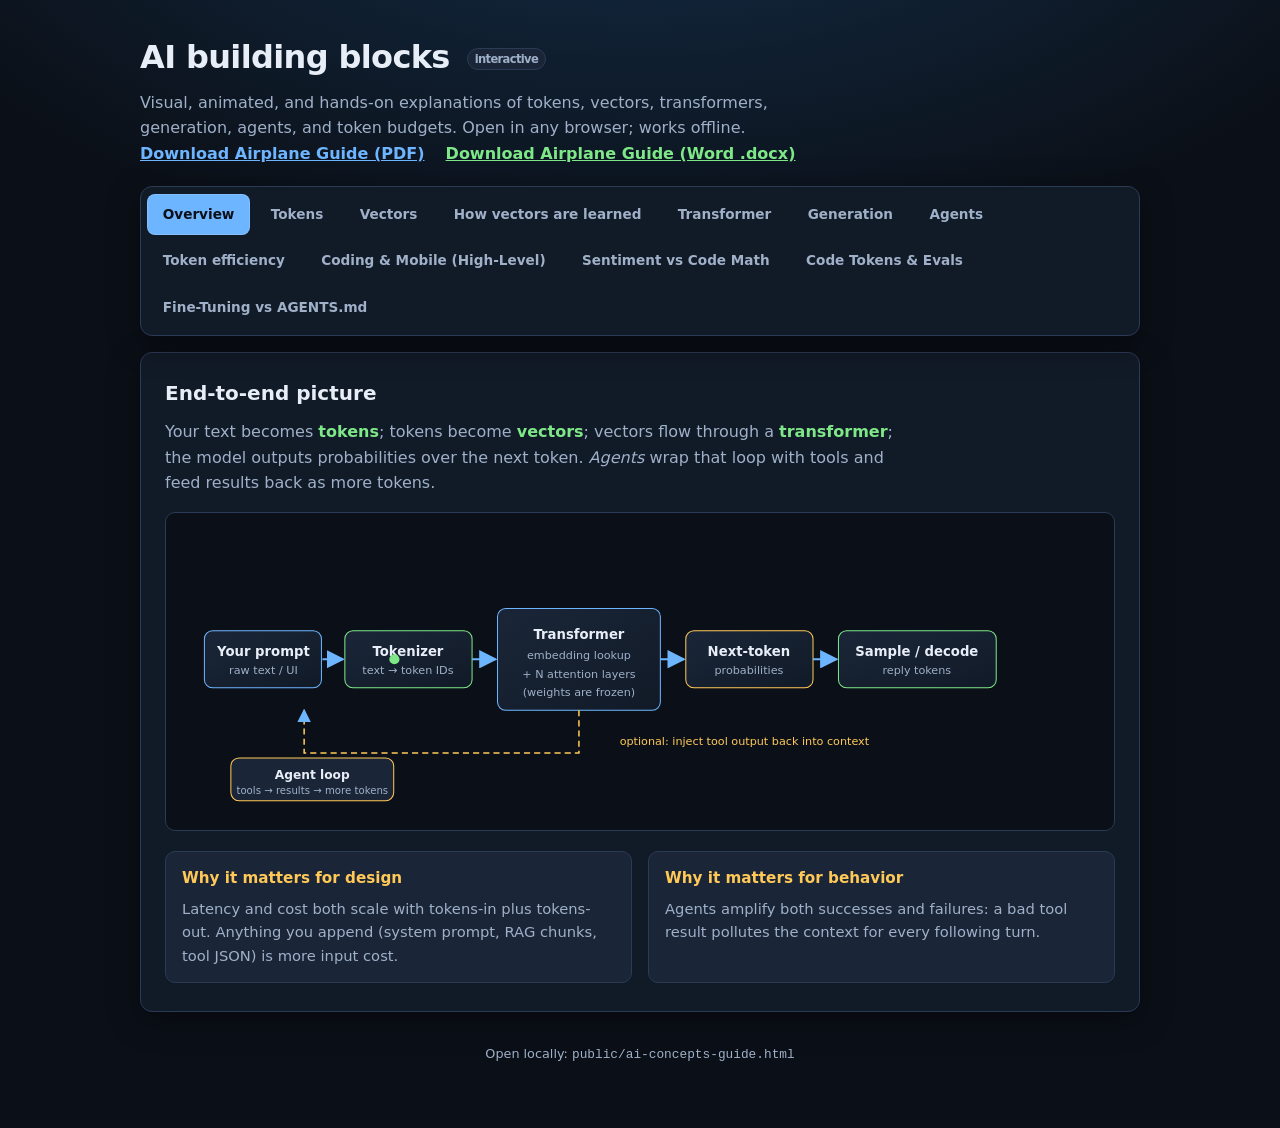
<file: index.html>
<!DOCTYPE html>
<html lang="en">
<head>
  <meta charset="UTF-8" />
  <meta name="viewport" content="width=device-width, initial-scale=1" />
  <title>AI Concepts — Tokens, Vectors, Transformers & Agents</title>
  <style>
    :root {
      --bg: #0b1018;
      --surface: #111a27;
      --surface2: #1a2638;
      --text: #e8eef7;
      --muted: #9fb0c8;
      --accent: #6eb5ff;
      --accent2: #7ee787;
      --warn: #ffc857;
      --danger: #fca5a5;
      --border: #2b3a55;
      --font: "Segoe UI", system-ui, -apple-system, sans-serif;
      --mono: ui-monospace, SFMono-Regular, Menlo, Consolas, monospace;
      --radius: 12px;
      --shadow: 0 8px 32px rgba(0, 0, 0, 0.45);
    }
    * { box-sizing: border-box; }
    html, body { margin: 0; }
    body {
      min-height: 100vh;
      font-family: var(--font);
      background: radial-gradient(ellipse 120% 80% at 50% -20%, #15324f 0%, var(--bg) 55%);
      color: var(--text);
      line-height: 1.6;
    }
    .wrap { max-width: 1040px; margin: 0 auto; padding: 2rem 1.25rem 4rem; }
    header h1 {
      font-size: clamp(1.45rem, 4vw, 2rem);
      font-weight: 650;
      letter-spacing: -0.02em;
      margin: 0 0 0.4rem;
    }
    header p { margin: 0 0 1.25rem; color: var(--muted); max-width: 70ch; }

    .tabs {
      display: flex; flex-wrap: wrap; gap: 0.35rem;
      margin-bottom: 1rem; padding: 0.4rem;
      background: var(--surface);
      border-radius: var(--radius);
      border: 1px solid var(--border);
      box-shadow: var(--shadow);
      position: sticky; top: 0.5rem; z-index: 10;
      backdrop-filter: blur(8px);
    }
    .tabs button {
      appearance: none; border: 1px solid transparent;
      background: transparent; color: var(--muted);
      font: inherit; font-size: 0.85rem; font-weight: 550;
      padding: 0.55rem 0.9rem; border-radius: 8px; cursor: pointer;
      transition: color 0.15s, background 0.15s, border-color 0.15s;
    }
    .tabs button:hover { color: var(--text); background: var(--surface2); }
    .tabs button[aria-selected="true"] {
      color: var(--bg); background: var(--accent);
      border-color: rgba(255, 255, 255, 0.15);
    }

    .panel {
      display: none;
      background: var(--surface);
      border: 1px solid var(--border);
      border-radius: var(--radius);
      padding: 1.5rem 1.5rem 1.75rem;
      box-shadow: var(--shadow);
    }
    .panel.active { display: block; animation: fadeIn 0.22s ease; }
    @keyframes fadeIn {
      from { opacity: 0; transform: translateY(4px); }
      to { opacity: 1; transform: translateY(0); }
    }

    .panel h2 { font-size: 1.25rem; margin: 0 0 0.6rem; font-weight: 650; }
    .panel h3 {
      font-size: 1rem; margin: 1.5rem 0 0.5rem;
      color: var(--accent); font-weight: 600;
    }
    .panel p { margin: 0 0 0.85rem; }
    .panel .lead { color: var(--muted); margin: 0 0 1rem; max-width: 72ch; }
    .panel ul { margin: 0 0 0.85rem 1.1rem; padding: 0; }
    .panel li { margin-bottom: 0.35rem; }
    .panel code { font-family: var(--mono); font-size: 0.88em; background: #0c1726; padding: 1px 5px; border-radius: 4px; color: #b6dcff; }
    .panel strong { color: var(--accent2); font-weight: 600; }

    .diagram-wrap {
      background: var(--bg);
      border-radius: 10px;
      padding: 1rem;
      border: 1px solid var(--border);
      margin: 0.5rem 0 1.25rem;
      overflow: auto;
    }
    .diagram { width: 100%; height: auto; display: block; }

    .grid2 { display: grid; grid-template-columns: 1fr 1fr; gap: 1rem; }
    @media (max-width: 720px) { .grid2 { grid-template-columns: 1fr; } }

    .card {
      background: var(--surface2);
      border: 1px solid var(--border);
      border-radius: 10px;
      padding: 0.9rem 1rem;
    }
    .card h4 { margin: 0 0 0.4rem; font-size: 0.95rem; color: var(--warn); font-weight: 600; }
    .card p { margin: 0; color: var(--muted); font-size: 0.92rem; }

    .controls {
      display: flex; flex-wrap: wrap; gap: 0.75rem 1.25rem;
      align-items: center; margin: 0.75rem 0 0.5rem;
      font-size: 0.9rem;
    }
    .controls label { color: var(--muted); display: inline-flex; align-items: center; gap: 0.4rem; }
    .controls input[type="range"] { width: 180px; accent-color: var(--accent); }
    .controls input[type="text"] {
      font: inherit; font-size: 0.9rem; padding: 0.35rem 0.55rem;
      background: #0c1726; color: var(--text);
      border: 1px solid var(--border); border-radius: 6px;
      width: 220px;
    }
    .controls button {
      font: inherit; font-size: 0.85rem; font-weight: 550;
      padding: 0.45rem 0.85rem; border-radius: 6px;
      background: var(--accent); color: var(--bg);
      border: 1px solid rgba(255,255,255,0.1);
      cursor: pointer;
    }
    .controls button.secondary { background: var(--surface2); color: var(--text); border-color: var(--border); }
    .controls button:hover { filter: brightness(1.1); }

    table.kv {
      width: 100%; border-collapse: collapse;
      font-size: 0.9rem; margin: 0.5rem 0 1rem;
    }
    table.kv th, table.kv td {
      text-align: left; padding: 0.45rem 0.6rem;
      border-bottom: 1px solid var(--border);
    }
    table.kv th { color: var(--muted); font-weight: 550; background: var(--surface2); }
    table.kv td.mono { font-family: var(--mono); color: #b6dcff; font-size: 0.85rem; }

    .badge {
      display: inline-block; padding: 1px 7px; border-radius: 999px;
      font-size: 0.72rem; font-weight: 600;
      background: var(--surface2); color: var(--muted);
      border: 1px solid var(--border); margin-left: 0.4rem;
      vertical-align: middle;
    }
    .callout {
      border-left: 3px solid var(--warn);
      background: #1e1808;
      padding: 0.7rem 0.9rem; border-radius: 6px;
      margin: 0.75rem 0; font-size: 0.92rem;
    }
    .callout.green { border-color: var(--accent2); background: #0d1f15; }
    .callout.blue { border-color: var(--accent); background: #0d1c2c; }

    footer { margin-top: 2rem; font-size: 0.8rem; color: var(--muted); text-align: center; }

    @media (prefers-reduced-motion: reduce) {
      .panel.active { animation: none; }
      .anim, .anim * { animation: none !important; }
    }
  </style>
</head>
<body>
  <div class="wrap">
    <header>
      <h1>AI building blocks <span class="badge">interactive</span></h1>
      <p>
        Visual, animated, and hands-on explanations of tokens, vectors, transformers,
        generation, agents, and token budgets. Open in any browser; works offline.
        <br />
        <a href="coding-models-airplane-guide.pdf" download style="color:var(--accent); font-weight:600; text-decoration:underline; margin-right:1rem;">Download Airplane Guide (PDF)</a>
        <a href="coding-models-airplane-guide.docx" download style="color:var(--accent2); font-weight:600; text-decoration:underline;">Download Airplane Guide (Word .docx)</a>
      </p>
    </header>

    <div class="tabs" role="tablist" aria-label="Topics">
      <button role="tab" id="tab-overview" aria-selected="true" aria-controls="panel-overview" tabindex="0">Overview</button>
      <button role="tab" id="tab-tokens" aria-selected="false" aria-controls="panel-tokens" tabindex="-1">Tokens</button>
      <button role="tab" id="tab-vectors" aria-selected="false" aria-controls="panel-vectors" tabindex="-1">Vectors</button>
      <button role="tab" id="tab-training" aria-selected="false" aria-controls="panel-training" tabindex="-1">How vectors are learned</button>
      <button role="tab" id="tab-transformer" aria-selected="false" aria-controls="panel-transformer" tabindex="-1">Transformer</button>
      <button role="tab" id="tab-generation" aria-selected="false" aria-controls="panel-generation" tabindex="-1">Generation</button>
      <button role="tab" id="tab-agents" aria-selected="false" aria-controls="panel-agents" tabindex="-1">Agents</button>
      <button role="tab" id="tab-optimize" aria-selected="false" aria-controls="panel-optimize" tabindex="-1">Token efficiency</button>
      <button role="tab" id="tab-coding-hl" aria-selected="false" aria-controls="panel-coding-hl" tabindex="-1">Coding &amp; Mobile (High-Level)</button>
      <button role="tab" id="tab-coding-math" aria-selected="false" aria-controls="panel-coding-math" tabindex="-1">Sentiment vs Code Math</button>
      <button role="tab" id="tab-tokens-evals" aria-selected="false" aria-controls="panel-tokens-evals" tabindex="-1">Code Tokens &amp; Evals</button>
      <button role="tab" id="tab-codebase" aria-selected="false" aria-controls="panel-codebase" tabindex="-1">Fine-Tuning vs AGENTS.md</button>
    </div>

    <!-- ============================== OVERVIEW ============================== -->
    <section class="panel active" role="tabpanel" id="panel-overview" aria-labelledby="tab-overview">
      <h2>End-to-end picture</h2>
      <p class="lead">
        Your text becomes <strong>tokens</strong>; tokens become <strong>vectors</strong>;
        vectors flow through a <strong>transformer</strong>; the model outputs probabilities over
        the next token. <em>Agents</em> wrap that loop with tools and feed results back as more tokens.
      </p>
      <div class="diagram-wrap">
        <svg class="diagram anim" viewBox="0 0 900 280" xmlns="http://www.w3.org/2000/svg" aria-label="Overview pipeline">
          <defs>
            <marker id="arrowOv" markerWidth="9" markerHeight="9" refX="8" refY="4.5" orient="auto">
              <path d="M0,0 L9,4.5 L0,9 Z" fill="#6eb5ff" />
            </marker>
            <linearGradient id="gOv" x1="0%" y1="0%" x2="100%" y2="100%">
              <stop offset="0%" stop-color="#1a2638" />
              <stop offset="100%" stop-color="#111a27" />
            </linearGradient>
          </defs>
          <rect width="900" height="280" fill="#0b1018" rx="8" />

          <g>
            <rect x="22" y="100" width="115" height="56" rx="8" fill="url(#gOv)" stroke="#6eb5ff" />
            <text x="80" y="125" text-anchor="middle" fill="#e8eef7" font-size="13" font-weight="600">Your prompt</text>
            <text x="80" y="142" text-anchor="middle" fill="#9fb0c8" font-size="11">raw text / UI</text>
          </g>
          <g>
            <rect x="160" y="100" width="125" height="56" rx="8" fill="url(#gOv)" stroke="#7ee787" />
            <text x="222" y="125" text-anchor="middle" fill="#e8eef7" font-size="13" font-weight="600">Tokenizer</text>
            <text x="222" y="142" text-anchor="middle" fill="#9fb0c8" font-size="11">text → token IDs</text>
          </g>
          <g>
            <rect x="310" y="78" width="160" height="100" rx="8" fill="url(#gOv)" stroke="#6eb5ff" />
            <text x="390" y="108" text-anchor="middle" fill="#e8eef7" font-size="13" font-weight="600">Transformer</text>
            <text x="390" y="128" text-anchor="middle" fill="#9fb0c8" font-size="11">embedding lookup</text>
            <text x="390" y="146" text-anchor="middle" fill="#9fb0c8" font-size="11">+ N attention layers</text>
            <text x="390" y="164" text-anchor="middle" fill="#9fb0c8" font-size="11">(weights are frozen)</text>
          </g>
          <g>
            <rect x="495" y="100" width="125" height="56" rx="8" fill="url(#gOv)" stroke="#ffc857" />
            <text x="557" y="125" text-anchor="middle" fill="#e8eef7" font-size="13" font-weight="600">Next-token</text>
            <text x="557" y="142" text-anchor="middle" fill="#9fb0c8" font-size="11">probabilities</text>
          </g>
          <g>
            <rect x="645" y="100" width="155" height="56" rx="8" fill="url(#gOv)" stroke="#7ee787" />
            <text x="722" y="125" text-anchor="middle" fill="#e8eef7" font-size="13" font-weight="600">Sample / decode</text>
            <text x="722" y="142" text-anchor="middle" fill="#9fb0c8" font-size="11">reply tokens</text>
          </g>

          <line x1="138" y1="128" x2="158" y2="128" stroke="#6eb5ff" stroke-width="2" marker-end="url(#arrowOv)" />
          <line x1="285" y1="128" x2="308" y2="128" stroke="#6eb5ff" stroke-width="2" marker-end="url(#arrowOv)" />
          <line x1="470" y1="128" x2="493" y2="128" stroke="#6eb5ff" stroke-width="2" marker-end="url(#arrowOv)" />
          <line x1="620" y1="128" x2="643" y2="128" stroke="#6eb5ff" stroke-width="2" marker-end="url(#arrowOv)" />

          <!-- moving packet -->
          <circle r="5" fill="#7ee787">
            <animateMotion dur="5s" repeatCount="indefinite"
              path="M 22 128 L 800 128" />
          </circle>

          <!-- Agent loop -->
          <path d="M390 178 L390 220 L120 220 L120 178" fill="none" stroke="#ffc857" stroke-width="1.5" stroke-dasharray="6 4" marker-end="url(#arrowOv)" />
          <rect x="48" y="225" width="160" height="42" rx="8" fill="#1a2638" stroke="#ffc857" />
          <text x="128" y="246" text-anchor="middle" fill="#e8eef7" font-size="12" font-weight="600">Agent loop</text>
          <text x="128" y="260" text-anchor="middle" fill="#9fb0c8" font-size="10">tools → results → more tokens</text>
          <text x="430" y="212" fill="#ffc857" font-size="11">optional: inject tool output back into context</text>
        </svg>
      </div>
      <div class="grid2">
        <div class="card"><h4>Why it matters for design</h4><p>Latency and cost both scale with tokens-in plus tokens-out. Anything you append (system prompt, RAG chunks, tool JSON) is more input cost.</p></div>
        <div class="card"><h4>Why it matters for behavior</h4><p>Agents amplify both successes and failures: a bad tool result pollutes the context for every following turn.</p></div>
      </div>
    </section>

    <!-- ============================== TOKENS ============================== -->
    <section class="panel" role="tabpanel" id="panel-tokens" aria-labelledby="tab-tokens" hidden>
      <h2>Tokens — the unit the model actually sees</h2>
      <p class="lead">
        Models do not consume words or characters. They consume <strong>tokens</strong>:
        integer IDs from a fixed vocabulary built by a <em>tokenizer</em>.
        A token can be a word, a syllable, a few characters, punctuation, or a byte sequence.
      </p>

      <h3>1. From string to IDs</h3>
      <div class="diagram-wrap">
        <svg class="diagram anim" viewBox="0 0 900 220" xmlns="http://www.w3.org/2000/svg" aria-label="Tokenization">
          <rect width="900" height="220" fill="#0b1018" rx="8" />
          <text x="450" y="32" text-anchor="middle" fill="#e8eef7" font-size="14" font-weight="600">String → tokenizer → token IDs → embedding rows</text>

          <rect x="40" y="60" width="320" height="46" rx="6" fill="#1a2638" stroke="#6eb5ff" />
          <text x="200" y="88" text-anchor="middle" fill="#e8eef7" font-size="13" font-family="ui-monospace, monospace">"unbelievable AI agents!"</text>

          <text x="380" y="88" text-anchor="middle" fill="#7ee787" font-size="22">→</text>

          <rect x="410" y="50" width="450" height="66" rx="6" fill="#1a2638" stroke="#7ee787" />
          <text x="635" y="74" text-anchor="middle" fill="#9fb0c8" font-size="11">subword pieces (illustrative — exact split depends on tokenizer)</text>
          <text x="635" y="98" text-anchor="middle" fill="#e8eef7" font-size="13" font-family="ui-monospace, monospace">[ "un", "believ", "able", " AI", " agents", "!" ]</text>

          <g font-family="ui-monospace, monospace" font-size="11">
            <rect x="80" y="135" width="110" height="34" rx="6" fill="#0d1c2c" stroke="#6eb5ff" />
            <text x="135" y="156" text-anchor="middle" fill="#b6dcff">id 581</text>
            <rect x="200" y="135" width="120" height="34" rx="6" fill="#0d1c2c" stroke="#6eb5ff" />
            <text x="260" y="156" text-anchor="middle" fill="#b6dcff">id 24109</text>
            <rect x="330" y="135" width="110" height="34" rx="6" fill="#0d1c2c" stroke="#6eb5ff" />
            <text x="385" y="156" text-anchor="middle" fill="#b6dcff">id 712</text>
            <rect x="450" y="135" width="100" height="34" rx="6" fill="#0d1c2c" stroke="#6eb5ff" />
            <text x="500" y="156" text-anchor="middle" fill="#b6dcff">id 9013</text>
            <rect x="560" y="135" width="120" height="34" rx="6" fill="#0d1c2c" stroke="#6eb5ff" />
            <text x="620" y="156" text-anchor="middle" fill="#b6dcff">id 30221</text>
            <rect x="690" y="135" width="80" height="34" rx="6" fill="#0d1c2c" stroke="#6eb5ff" />
            <text x="730" y="156" text-anchor="middle" fill="#b6dcff">id 0</text>
          </g>
          <text x="450" y="200" text-anchor="middle" fill="#9fb0c8" font-size="11">Each ID is then looked up in a giant matrix → that row is the token's vector.</text>

          <!-- Animated highlight sweeping across IDs -->
          <rect x="80" y="135" width="110" height="34" rx="6" fill="#7ee787" opacity="0">
            <animate attributeName="opacity" values="0.0;0.35;0.0" keyTimes="0;0.15;0.3" dur="6s" repeatCount="indefinite" />
          </rect>
          <rect x="200" y="135" width="120" height="34" rx="6" fill="#7ee787" opacity="0">
            <animate attributeName="opacity" values="0;0;0.35;0" keyTimes="0;0.15;0.3;0.45" dur="6s" repeatCount="indefinite" />
          </rect>
          <rect x="330" y="135" width="110" height="34" rx="6" fill="#7ee787" opacity="0">
            <animate attributeName="opacity" values="0;0;0;0.35;0" keyTimes="0;0.3;0.45;0.6;0.75" dur="6s" repeatCount="indefinite" />
          </rect>
        </svg>
      </div>

      <h3>2. Why subwords (instead of words or letters)?</h3>
      <ul>
        <li><strong>Word-level</strong> vocabularies explode in size and can't represent typos, names, or new words.</li>
        <li><strong>Character-level</strong> sequences become too long; the model wastes capacity learning English spelling.</li>
        <li><strong>Subword</strong> (BPE / WordPiece / SentencePiece) keeps common words as one token and splits rare ones — the sweet spot.</li>
      </ul>

      <h3>3. Try it: rough English heuristic</h3>
      <div class="callout blue">
        For everyday English prose: <strong>~4 chars/token</strong> or <strong>~¾ word/token</strong>.
        Code, JSON, URLs, and non-Latin scripts can be 2× or 3× more expensive.
      </div>
      <div class="controls">
        <label>Type any English text:
          <input id="tokInput" type="text" value="Tokens are how models bill and remember." />
        </label>
      </div>
      <table class="kv">
        <tr><th>Characters</th><td class="mono" id="tokChars">—</td></tr>
        <tr><th>Words</th><td class="mono" id="tokWords">—</td></tr>
        <tr><th>Estimated tokens (chars/4)</th><td class="mono" id="tokFromChars">—</td></tr>
        <tr><th>Estimated tokens (words×0.75)</th><td class="mono" id="tokFromWords">—</td></tr>
      </table>
      <p class="lead" style="font-size:0.88rem;">
        These are <em>rough</em> estimates. For accurate counts use the provider's tokenizer
        (e.g. <code>tiktoken</code> for OpenAI, the model's <code>tokenizer.json</code> for HF / local SLMs).
      </p>

      <h3>4. Where token cost actually lives</h3>
      <ul>
        <li><strong>System prompt + tools schema:</strong> sent on every turn unless prompt caching applies.</li>
        <li><strong>Conversation history:</strong> grows linearly; older turns rarely earn their keep.</li>
        <li><strong>Tool outputs:</strong> raw API responses are usually the worst offender. Truncate or summarize.</li>
        <li><strong>Generated tokens:</strong> billed separately (often more expensive than input).</li>
      </ul>
    </section>

    <!-- ============================== VECTORS ============================== -->
    <section class="panel" role="tabpanel" id="panel-vectors" aria-labelledby="tab-vectors" hidden>
      <h2>Vectors — coordinates of meaning</h2>
      <p class="lead">
        A <strong>vector</strong> (a.k.a. <em>embedding</em>) is just a list of numbers that acts as a
        digital fingerprint for a token's meaning. Lat/long is a 2-D vector that locates a place;
        a 384-D embedding locates a <em>meaning</em> in a 384-dimensional space.
      </p>

      <h3>1. The mental model: 3 dimensions you can picture</h3>
      <p>Imagine 3 axes — "Animal-like", "Fluffy", "Electronic":</p>
      <table class="kv">
        <tr><th>Word</th><th>Vector [animal, fluffy, electronic]</th><th>Reading</th></tr>
        <tr><td>Dog</td><td class="mono">[0.9, 0.8, 0.1]</td><td>high animal, high fluff, low electronic</td></tr>
        <tr><td>Cat</td><td class="mono">[0.9, 0.9, 0.1]</td><td>nearly identical to Dog → nearby in space</td></tr>
        <tr><td>Laptop</td><td class="mono">[0.1, 0.1, 0.9]</td><td>opposite corner</td></tr>
      </table>
      <p class="lead">"Dog" and "Cat" share neighbors in real text, so the math <em>forces</em> their vectors to look alike. The model never reads the word "animal" — it just notices similar numbers.</p>

      <h3>2. Why 384 (or 768, or 4096) dimensions?</h3>
      <p>
        More dimensions = more room for nuance: noun vs verb, formal vs slang, finance vs medical, sentiment, tense, register. Each dimension is an <em>abstract</em> trait the model
        invented during training; humans rarely have words for them.
      </p>
      <div class="grid2">
        <div class="card"><h4>Narrower (e.g. 128)</h4><p>Cheap, fast, "dumber" — collapses subtle meaning differences.</p></div>
        <div class="card"><h4>Wider (e.g. 4096)</h4><p>Expensive, more nuance — what frontier LLMs use as their internal "workspace width."</p></div>
      </div>

      <h3>3. A 10-D financial example</h3>
      <p>For a "high-growth tech stock" the model might learn something like:</p>
      <table class="kv">
        <tr><th>#</th><th>Concept</th><th>Value</th><th>Why</th></tr>
        <tr><td>1</td><td>Risk</td><td class="mono">0.9</td><td>volatile</td></tr>
        <tr><td>2</td><td>Dividend yield</td><td class="mono">0.1</td><td>reinvests profits</td></tr>
        <tr><td>3</td><td>Growth potential</td><td class="mono">0.8</td><td>expanding market</td></tr>
        <tr><td>4</td><td>Liquidity</td><td class="mono">0.2</td><td>thinner book</td></tr>
        <tr><td>5</td><td>Tech sector</td><td class="mono">0.9</td><td>by definition</td></tr>
        <tr><td>6</td><td>Fixed income</td><td class="mono">0.0</td><td>not a bond</td></tr>
        <tr><td>7</td><td>Institutional interest</td><td class="mono">0.4</td><td>moderate</td></tr>
        <tr><td>8</td><td>R&amp;D spending</td><td class="mono">0.7</td><td>innovation-heavy</td></tr>
        <tr><td>9</td><td>Tangible assets</td><td class="mono">0.1</td><td>IP, not factories</td></tr>
        <tr><td>10</td><td>Market cap</td><td class="mono">0.6</td><td>mid-large</td></tr>
      </table>
      <p>"Nvidia" and "Bitcoin" land near each other in this space because they share high values along Risk, Tech, and Growth — the model treats them as <em>conversational neighbors</em> without any dictionary.</p>

      <h3>4. Interactive: cosine similarity</h3>
      <p class="lead">Drag the sliders. Watch the angle between two 2-D "meaning vectors" change. Cosine similarity is just the cosine of that angle.</p>
      <div class="controls">
        <label>Vector A angle: <input id="vAang" type="range" min="0" max="360" value="40" /></label>
        <label>Vector B angle: <input id="vBang" type="range" min="0" max="360" value="55" /></label>
      </div>
      <div class="diagram-wrap">
        <svg id="cosineSvg" class="diagram" viewBox="0 0 600 320" xmlns="http://www.w3.org/2000/svg" aria-label="Cosine similarity demo">
          <rect width="600" height="320" fill="#0b1018" rx="8" />
          <line x1="300" y1="20" x2="300" y2="300" stroke="#2b3a55" />
          <line x1="40" y1="160" x2="560" y2="160" stroke="#2b3a55" />
          <circle cx="300" cy="160" r="120" fill="none" stroke="#1e2a40" stroke-dasharray="3 4" />
          <line id="vecA" x1="300" y1="160" x2="300" y2="160" stroke="#7ee787" stroke-width="2.5" />
          <line id="vecB" x1="300" y1="160" x2="300" y2="160" stroke="#6eb5ff" stroke-width="2.5" />
          <text id="vecAlabel" x="0" y="0" fill="#7ee787" font-size="12">A</text>
          <text id="vecBlabel" x="0" y="0" fill="#6eb5ff" font-size="12">B</text>
          <text id="cosLabel" x="20" y="30" fill="#e8eef7" font-size="14" font-weight="600">cos(θ) = —</text>
          <text id="cosHint" x="20" y="50" fill="#9fb0c8" font-size="11">+1 → identical meaning · 0 → unrelated · −1 → opposite</text>
        </svg>
      </div>

      <h3>5. Where this shows up in apps</h3>
      <ul>
        <li><strong>Semantic search / RAG</strong>: embed the query, find nearest chunks in a vector DB, stuff them into the prompt.</li>
        <li><strong>Clustering</strong> support tickets, deduping content, recommendation.</li>
        <li><strong>Classification</strong>: cheap classifier on top of frozen embeddings.</li>
      </ul>
      <div class="callout green">
        <strong>Design takeaway:</strong> RAG quality depends more on chunking, metadata, and choice of embedding model than on prompt wording.
      </div>
    </section>

    <!-- ============================== TRAINING ============================== -->
    <section class="panel" role="tabpanel" id="panel-training" aria-labelledby="tab-training" hidden>
      <h2>How vectors are <em>actually</em> learned <span class="badge">no human assigns them</span></h2>
      <p class="lead">
        Nobody decides the numbers. They start as random noise. Training nudges them
        until words that <em>appear in similar contexts</em> end up with similar coordinates.
      </p>

      <h3>1. The learning loop</h3>
      <div class="diagram-wrap">
        <svg class="diagram anim" viewBox="0 0 900 260" xmlns="http://www.w3.org/2000/svg" aria-label="Training loop">
          <defs>
            <marker id="arrTr" markerWidth="9" markerHeight="9" refX="8" refY="4.5" orient="auto">
              <path d="M0,0 L9,4.5 L0,9 Z" fill="#6eb5ff" />
            </marker>
          </defs>
          <rect width="900" height="260" fill="#0b1018" rx="8" />

          <rect x="30" y="60" width="160" height="60" rx="8" fill="#1a2638" stroke="#6eb5ff" />
          <text x="110" y="84" text-anchor="middle" fill="#e8eef7" font-size="13" font-weight="600">1. Show a sentence</text>
          <text x="110" y="102" text-anchor="middle" fill="#9fb0c8" font-size="11">"The boy took his dog for a __"</text>

          <rect x="220" y="60" width="160" height="60" rx="8" fill="#1a2638" stroke="#7ee787" />
          <text x="300" y="84" text-anchor="middle" fill="#e8eef7" font-size="13" font-weight="600">2. Predict next token</text>
          <text x="300" y="102" text-anchor="middle" fill="#9fb0c8" font-size="11">model guesses "toaster"</text>

          <rect x="410" y="60" width="160" height="60" rx="8" fill="#1a2638" stroke="#fca5a5" />
          <text x="490" y="84" text-anchor="middle" fill="#e8eef7" font-size="13" font-weight="600">3. Compute loss</text>
          <text x="490" y="102" text-anchor="middle" fill="#9fb0c8" font-size="11">truth was "walk" → big error</text>

          <rect x="600" y="60" width="170" height="60" rx="8" fill="#1a2638" stroke="#ffc857" />
          <text x="685" y="84" text-anchor="middle" fill="#e8eef7" font-size="13" font-weight="600">4. Backpropagate</text>
          <text x="685" y="102" text-anchor="middle" fill="#9fb0c8" font-size="11">nudge every weight & vector</text>

          <line x1="190" y1="90" x2="218" y2="90" stroke="#6eb5ff" stroke-width="2" marker-end="url(#arrTr)" />
          <line x1="380" y1="90" x2="408" y2="90" stroke="#6eb5ff" stroke-width="2" marker-end="url(#arrTr)" />
          <line x1="570" y1="90" x2="598" y2="90" stroke="#6eb5ff" stroke-width="2" marker-end="url(#arrTr)" />

          <path d="M770 90 L820 90 L820 170 L60 170 L60 122" fill="none" stroke="#ffc857" stroke-dasharray="6 4" stroke-width="1.5" marker-end="url(#arrTr)" />
          <text x="450" y="190" text-anchor="middle" fill="#ffc857" font-size="11">repeat for billions of sentences (epochs × dataset)</text>

          <rect x="170" y="200" width="560" height="44" rx="8" fill="#0d1f15" stroke="#7ee787" />
          <text x="450" y="222" text-anchor="middle" fill="#e8eef7" font-size="12" font-weight="600">Result: vectors of words sharing context drift toward each other.</text>
          <text x="450" y="237" text-anchor="middle" fill="#9fb0c8" font-size="10">"dog" pulled toward "walk", "leash", "park"; pushed away from "toaster".</text>
        </svg>
      </div>

      <h3>2. Watch it happen — animated training</h3>
      <p class="lead">
        Below, four words start as random dots. Hit <em>Train</em> and they self-organize into
        <span style="color:var(--accent2)">animal-like</span> and <span style="color:var(--accent)">device-like</span> clusters,
        as if the dataset said <code>dog ~ cat</code> and <code>laptop ~ phone</code> often appear in similar sentences.
      </p>
      <div class="controls">
        <button id="trainBtn">▶ Train</button>
        <button id="trainReset" class="secondary">Reset to random</button>
        <span id="trainStep" style="color:var(--muted); font-size:0.88rem;">step 0</span>
      </div>
      <div class="diagram-wrap">
        <svg id="trainSvg" class="diagram" viewBox="0 0 600 340" xmlns="http://www.w3.org/2000/svg" aria-label="Training animation">
          <rect width="600" height="340" fill="#0b1018" rx="8" />
          <line x1="300" y1="20" x2="300" y2="320" stroke="#1e2a40" />
          <line x1="20" y1="170" x2="580" y2="170" stroke="#1e2a40" />
          <text x="300" y="16" text-anchor="middle" fill="#9fb0c8" font-size="11">"animal-like" axis  →  "device-like" axis</text>

          <!-- target zones -->
          <circle cx="180" cy="170" r="60" fill="#0d1f15" stroke="#7ee787" stroke-dasharray="4 3" opacity="0.55" />
          <text x="180" y="105" text-anchor="middle" fill="#7ee787" font-size="11">animals cluster (target)</text>
          <circle cx="430" cy="170" r="60" fill="#0d1c2c" stroke="#6eb5ff" stroke-dasharray="4 3" opacity="0.55" />
          <text x="430" y="105" text-anchor="middle" fill="#6eb5ff" font-size="11">devices cluster (target)</text>
        </svg>
      </div>

      <h3>3. What the human actually decides</h3>
      <ul>
        <li><strong>Architecture:</strong> dimensions (e.g. 384), number of layers, attention heads.</li>
        <li><strong>Diet:</strong> the dataset — TinyStories vs financial filings vs cooking recipes. Same word, different vector ends up.</li>
        <li><strong>Patience:</strong> epochs, learning rate, batch size. More practice → finer distinctions, until overfitting kicks in.</li>
      </ul>
      <div class="callout">
        Same word, different worlds: "Apple" trained on finance lands near "Microsoft, stock". Trained on recipes it lands near "cinnamon, pie".
      </div>
    </section>

    <!-- ============================== TRANSFORMER ============================== -->
    <section class="panel" role="tabpanel" id="panel-transformer" aria-labelledby="tab-transformer" hidden>
      <h2>Transformer — what those vectors flow through</h2>
      <p class="lead">
        A transformer is a stack of identical "blocks". Each block lets every token's vector
        <strong>look at every other token's vector</strong> (attention) and then refine itself locally
        (feed-forward). After N blocks, each vector is a contextual summary of the whole sentence.
      </p>

      <h3>1. One block, in slow motion</h3>
      <div class="diagram-wrap">
        <svg class="diagram anim" viewBox="0 0 900 360" xmlns="http://www.w3.org/2000/svg" aria-label="Transformer block">
          <defs>
            <marker id="arrTf" markerWidth="8" markerHeight="8" refX="7" refY="4" orient="auto">
              <path d="M0,0 L8,4 L0,8 Z" fill="#9fb0c8" />
            </marker>
          </defs>
          <rect width="900" height="360" fill="#0b1018" rx="8" />

          <text x="450" y="36" text-anchor="middle" fill="#e8eef7" font-size="14" font-weight="600">Input: one vector per token</text>
          <g>
            <rect x="160" y="55" width="90" height="36" rx="6" fill="#1a2638" stroke="#6eb5ff" />
            <text x="205" y="78" text-anchor="middle" fill="#e8eef7" font-size="12">"The"</text>
            <rect x="270" y="55" width="90" height="36" rx="6" fill="#1a2638" stroke="#6eb5ff" />
            <text x="315" y="78" text-anchor="middle" fill="#e8eef7" font-size="12">"boy"</text>
            <rect x="380" y="55" width="90" height="36" rx="6" fill="#1a2638" stroke="#6eb5ff" />
            <text x="425" y="78" text-anchor="middle" fill="#e8eef7" font-size="12">"walked"</text>
            <rect x="490" y="55" width="90" height="36" rx="6" fill="#1a2638" stroke="#6eb5ff" />
            <text x="535" y="78" text-anchor="middle" fill="#e8eef7" font-size="12">"his"</text>
            <rect x="600" y="55" width="90" height="36" rx="6" fill="#1a2638" stroke="#6eb5ff" />
            <text x="645" y="78" text-anchor="middle" fill="#e8eef7" font-size="12">"dog"</text>
          </g>

          <!-- attention block -->
          <rect x="100" y="110" width="700" height="92" rx="10" fill="#111a27" stroke="#7ee787" />
          <text x="450" y="138" text-anchor="middle" fill="#7ee787" font-size="14" font-weight="600">Self-attention</text>
          <text x="450" y="158" text-anchor="middle" fill="#9fb0c8" font-size="12">For each token: build Query, Key, Value → mix Values weighted by Q·K similarity</text>
          <text x="450" y="178" text-anchor="middle" fill="#9fb0c8" font-size="11">In a decoder, each position can only attend to itself + earlier tokens (causal mask)</text>

          <!-- animated attention links from "dog" back to earlier tokens -->
          <g stroke="#6eb5ff" stroke-width="1.5" fill="none" opacity="0.85">
            <path d="M645 91 Q570 70 535 91" stroke-dasharray="3 3">
              <animate attributeName="stroke-dashoffset" from="0" to="20" dur="2s" repeatCount="indefinite" />
            </path>
            <path d="M645 91 Q500 60 425 91" stroke-dasharray="3 3">
              <animate attributeName="stroke-dashoffset" from="0" to="20" dur="2.4s" repeatCount="indefinite" />
            </path>
            <path d="M645 91 Q420 45 315 91" stroke-dasharray="3 3">
              <animate attributeName="stroke-dashoffset" from="0" to="20" dur="2.8s" repeatCount="indefinite" />
            </path>
            <path d="M645 91 Q380 40 205 91" stroke-dasharray="3 3">
              <animate attributeName="stroke-dashoffset" from="0" to="20" dur="3.2s" repeatCount="indefinite" />
            </path>
          </g>
          <text x="780" y="80" fill="#6eb5ff" font-size="11">"dog" attends to its context</text>

          <!-- FFN -->
          <rect x="100" y="220" width="700" height="70" rx="10" fill="#111a27" stroke="#ffc857" />
          <text x="450" y="247" text-anchor="middle" fill="#ffc857" font-size="14" font-weight="600">Feed-forward (per token, independent)</text>
          <text x="450" y="267" text-anchor="middle" fill="#9fb0c8" font-size="12">Two linear layers + nonlinearity refine each vector locally</text>

          <!-- Residual + LayerNorm -->
          <rect x="100" y="305" width="700" height="40" rx="10" fill="#111a27" stroke="#2b3a55" />
          <text x="450" y="330" text-anchor="middle" fill="#9fb0c8" font-size="12">+ Residual connection + LayerNorm wrap each sublayer · stack N of these blocks</text>
        </svg>
      </div>

      <h3>2. Why this design wins</h3>
      <div class="grid2">
        <div class="card"><h4>Parallelism</h4><p>Unlike RNNs, all positions are processed simultaneously — fits GPUs perfectly.</p></div>
        <div class="card"><h4>Long-range dependencies</h4><p>Attention is direct: "dog" can look at "the boy" 50 tokens earlier in one hop.</p></div>
        <div class="card"><h4>Composable</h4><p>Same block for text, code, images (ViT), audio. The architecture is modality-agnostic.</p></div>
        <div class="card"><h4>The cost</h4><p>Naive attention is <strong>O(n²)</strong> in sequence length — that's why long-context models are expensive.</p></div>
      </div>

      <h3>3. Decoder vs encoder</h3>
      <ul>
        <li><strong>Decoder-only</strong> (GPT, Llama, Mistral, Claude): trained to predict the next token. Causal mask. Used for chat, code generation, agents.</li>
        <li><strong>Encoder-only</strong> (BERT, embedding models): bidirectional context. Best for classification, embeddings, retrieval.</li>
        <li><strong>Encoder–decoder</strong> (T5, original Transformer): translation, summarization where you read one thing and write another.</li>
      </ul>
    </section>

    <!-- ============================== GENERATION ============================== -->
    <section class="panel" role="tabpanel" id="panel-generation" aria-labelledby="tab-generation" hidden>
      <h2>Generation — one token at a time</h2>
      <p class="lead">
        Decoder LLMs are <strong>autoregressive</strong>: at each step the model emits a probability
        distribution over the entire vocabulary; you sample one token, append it to the context,
        and run again until a stop condition.
      </p>

      <h3>1. The decode loop</h3>
      <div class="diagram-wrap">
        <svg class="diagram anim" viewBox="0 0 900 280" xmlns="http://www.w3.org/2000/svg" aria-label="Generation loop">
          <rect width="900" height="280" fill="#0b1018" rx="8" />
          <text x="450" y="34" text-anchor="middle" fill="#e8eef7" font-size="14" font-weight="600">Loop until EOS / max_tokens / stop sequence</text>

          <rect x="40" y="70" width="160" height="56" rx="8" fill="#1a2638" stroke="#6eb5ff" />
          <text x="120" y="94" text-anchor="middle" fill="#e8eef7" font-size="12" font-weight="600">Context tokens</text>
          <text x="120" y="112" text-anchor="middle" fill="#9fb0c8" font-size="10">prompt + so-far output</text>

          <rect x="240" y="60" width="180" height="76" rx="8" fill="#1a2638" stroke="#7ee787" />
          <text x="330" y="86" text-anchor="middle" fill="#e8eef7" font-size="12" font-weight="600">Transformer forward</text>
          <text x="330" y="104" text-anchor="middle" fill="#9fb0c8" font-size="11">re-uses KV cache</text>
          <text x="330" y="122" text-anchor="middle" fill="#9fb0c8" font-size="11">(speeds up repeats)</text>

          <rect x="460" y="70" width="160" height="56" rx="8" fill="#1a2638" stroke="#ffc857" />
          <text x="540" y="94" text-anchor="middle" fill="#e8eef7" font-size="12" font-weight="600">Logits → softmax</text>
          <text x="540" y="112" text-anchor="middle" fill="#9fb0c8" font-size="10">probability per vocab id</text>

          <rect x="660" y="70" width="200" height="56" rx="8" fill="#1a2638" stroke="#6eb5ff" />
          <text x="760" y="94" text-anchor="middle" fill="#e8eef7" font-size="12" font-weight="600">Sample (temp / top-p)</text>
          <text x="760" y="112" text-anchor="middle" fill="#9fb0c8" font-size="10">pick exactly one token</text>

          <line x1="200" y1="98" x2="238" y2="98" stroke="#6eb5ff" stroke-width="2" />
          <line x1="420" y1="98" x2="458" y2="98" stroke="#6eb5ff" stroke-width="2" />
          <line x1="620" y1="98" x2="658" y2="98" stroke="#6eb5ff" stroke-width="2" />

          <path d="M760 126 L760 175 L120 175 L120 128" fill="none" stroke="#6eb5ff" stroke-width="2" stroke-dasharray="6 4" />
          <polygon points="120,128 115,138 125,138" fill="#6eb5ff" />
          <text x="450" y="170" text-anchor="middle" fill="#6eb5ff" font-size="11">append the chosen token, repeat</text>

          <!-- moving dot showing token cycling -->
          <circle r="6" fill="#7ee787">
            <animateMotion dur="4s" repeatCount="indefinite"
              path="M 200 98 L 238 98 L 420 98 L 458 98 L 620 98 L 658 98 L 860 98 L 860 175 L 120 175 L 120 98 L 200 98" />
          </circle>

          <text x="450" y="225" text-anchor="middle" fill="#9fb0c8" font-size="11">Streaming sends each chosen token to the UI immediately — same total work, much better UX.</text>
        </svg>
      </div>

      <h3>2. Try it: temperature & top-p</h3>
      <p class="lead">
        Below is a synthetic next-token distribution. Move <strong>temperature</strong> and watch
        how the probabilities flatten or sharpen. Lower = more deterministic, higher = more creative.
      </p>
      <div class="controls">
        <label>Temperature: <input id="tempSlider" type="range" min="0.1" max="2.0" step="0.05" value="1.0" /> <span id="tempVal" class="mono">1.00</span></label>
        <label>Top-p: <input id="toppSlider" type="range" min="0.1" max="1.0" step="0.05" value="1.0" /> <span id="toppVal" class="mono">1.00</span></label>
      </div>
      <div class="diagram-wrap">
        <svg id="distSvg" class="diagram" viewBox="0 0 700 260" xmlns="http://www.w3.org/2000/svg" aria-label="Sampling distribution"></svg>
      </div>

      <h3>3. Stopping & cost</h3>
      <ul>
        <li><strong>EOS token</strong> — the model's natural "done" marker.</li>
        <li><strong>max_tokens</strong> — your safety belt; always set it.</li>
        <li><strong>Stop sequences</strong> — e.g. <code>"\nUser:"</code> in custom chat formats.</li>
      </ul>
      <div class="callout blue">
        Inference cost ≈ (input tokens) + (output tokens). Output tokens are usually <em>more expensive</em> per token than input — so trim outputs aggressively.
      </div>
    </section>

    <!-- ============================== AGENTS ============================== -->
    <section class="panel" role="tabpanel" id="panel-agents" aria-labelledby="tab-agents" hidden>
      <h2>Agents — LLM + tools + control loop</h2>
      <p class="lead">
        An agent is your application code repeatedly calling an LLM. The model can ask to run
        <strong>tools</strong> (function calls, HTTP, DB queries, code). Your orchestrator runs them and
        feeds the results back into the next call as more tokens.
      </p>

      <h3>1. The control flow</h3>
      <div class="diagram-wrap">
        <svg class="diagram anim" viewBox="0 0 900 380" xmlns="http://www.w3.org/2000/svg" aria-label="Agent loop">
          <rect width="900" height="380" fill="#0b1018" rx="8" />
          <text x="450" y="32" text-anchor="middle" fill="#e8eef7" font-size="14" font-weight="600">Reason → Act → Observe → Repeat</text>

          <rect x="370" y="55" width="160" height="56" rx="10" fill="#0d1c2c" stroke="#6eb5ff" stroke-width="2" />
          <text x="450" y="78" text-anchor="middle" fill="#e8eef7" font-size="13" font-weight="600">Orchestrator</text>
          <text x="450" y="96" text-anchor="middle" fill="#9fb0c8" font-size="10">your code / framework</text>

          <line x1="450" y1="111" x2="450" y2="135" stroke="#2b3a55" />

          <rect x="370" y="138" width="160" height="56" rx="10" fill="#1a2638" stroke="#7ee787" />
          <text x="450" y="161" text-anchor="middle" fill="#e8eef7" font-size="13" font-weight="600">LLM call</text>
          <text x="450" y="179" text-anchor="middle" fill="#9fb0c8" font-size="10">messages + tool schemas</text>

          <line x1="450" y1="194" x2="450" y2="212" stroke="#2b3a55" />

          <polygon points="450,212 405,236 495,236" fill="#1a2638" stroke="#ffc857" />
          <text x="450" y="228" text-anchor="middle" fill="#ffc857" font-size="11" font-weight="600">decide</text>

          <!-- to final reply -->
          <line x1="405" y1="236" x2="160" y2="236" stroke="#7ee787" stroke-width="1.5" />
          <line x1="160" y1="236" x2="160" y2="270" stroke="#7ee787" stroke-width="1.5" />
          <rect x="80" y="272" width="160" height="50" rx="8" fill="#0d1f15" stroke="#7ee787" />
          <text x="160" y="293" text-anchor="middle" fill="#e8eef7" font-size="12" font-weight="600">Final answer</text>
          <text x="160" y="309" text-anchor="middle" fill="#9fb0c8" font-size="10">stream to user, end loop</text>

          <!-- to tool -->
          <line x1="495" y1="236" x2="740" y2="236" stroke="#ffc857" stroke-width="1.5" />
          <line x1="740" y1="236" x2="740" y2="270" stroke="#ffc857" stroke-width="1.5" />
          <rect x="660" y="272" width="160" height="50" rx="8" fill="#1e1808" stroke="#ffc857" />
          <text x="740" y="293" text-anchor="middle" fill="#e8eef7" font-size="12" font-weight="600">Run tool(s)</text>
          <text x="740" y="309" text-anchor="middle" fill="#9fb0c8" font-size="10">HTTP · DB · code · MCP</text>

          <!-- back into context -->
          <path d="M660 297 Q400 350 380 200" fill="none" stroke="#6eb5ff" stroke-width="1.5" stroke-dasharray="6 4">
            <animate attributeName="stroke-dashoffset" from="0" to="40" dur="3s" repeatCount="indefinite" />
          </path>
          <text x="370" y="362" fill="#6eb5ff" font-size="10">truncate / summarize tool output → append as tool message</text>
        </svg>
      </div>

      <h3>2. The hidden token cost of agents</h3>
      <p>
        Each turn re-sends the entire conversation, including <em>every prior tool output</em>.
        Five tool calls of 2 KB each is ~10 KB extra context on the next call — and the next, and the next.
      </p>
      <div class="grid2">
        <div class="card"><h4>Cap observation size</h4><p>Truncate tool responses to top-N rows, JSON pick fields, or run a "summarize" pass before re-injecting.</p></div>
        <div class="card"><h4>Narrow tool schemas</h4><p>Smaller, well-typed schemas reduce hallucinated arguments and shrink the system prompt.</p></div>
        <div class="card"><h4>Step budget</h4><p>Hard-cap iterations (e.g. <code>max_steps = 8</code>). Otherwise an agent in doubt will loop forever.</p></div>
        <div class="card"><h4>Validate server-side</h4><p>The model can request anything — your code is the actual security boundary.</p></div>
      </div>

      <h3>3. Common patterns</h3>
      <ul>
        <li><strong>ReAct</strong>: think → call tool → observe → repeat. Most common.</li>
        <li><strong>Plan-then-execute</strong>: make a plan once, then execute steps with smaller calls.</li>
        <li><strong>Multi-agent</strong>: orchestrator + specialists. Powerful but token-heavy; worth it only when one model truly can't handle the task.</li>
      </ul>
    </section>

    <!-- ============================== OPTIMIZATION ============================== -->
    <section class="panel" role="tabpanel" id="panel-optimize" aria-labelledby="tab-optimize" hidden>
      <h2>Token efficiency — practical levers</h2>
      <p class="lead">
        Same behavior, fewer tokens, fewer round-trips. Most wins come from <em>what you put in</em>, not clever prompting tricks.
      </p>

      <h3>Before vs after</h3>
      <div class="diagram-wrap">
        <svg class="diagram" viewBox="0 0 900 280" xmlns="http://www.w3.org/2000/svg" aria-label="Optimization comparison">
          <rect width="900" height="280" fill="#0b1018" rx="8" />
          <text x="450" y="34" text-anchor="middle" fill="#e8eef7" font-size="14" font-weight="600">Shrink what enters the model</text>

          <rect x="50" y="60" width="350" height="190" rx="10" fill="#2a1520" stroke="#fca5a5" />
          <text x="225" y="86" text-anchor="middle" fill="#fca5a5" font-size="13" font-weight="600">Token-heavy</text>
          <text x="70" y="115" fill="#e8eef7" font-size="12">• Verbose system prompt resent every turn</text>
          <text x="70" y="138" fill="#e8eef7" font-size="12">• Full JSON / logs pasted as observations</text>
          <text x="70" y="161" fill="#e8eef7" font-size="12">• 5+ few-shot examples</text>
          <text x="70" y="184" fill="#e8eef7" font-size="12">• Entire conversation history forever</text>
          <text x="70" y="207" fill="#e8eef7" font-size="12">• Unbounded tool output</text>
          <text x="70" y="230" fill="#e8eef7" font-size="12">• No summarization between turns</text>

          <text x="430" y="160" fill="#7ee787" font-size="32">→</text>

          <rect x="500" y="60" width="350" height="190" rx="10" fill="#0d1f15" stroke="#7ee787" />
          <text x="675" y="86" text-anchor="middle" fill="#7ee787" font-size="13" font-weight="600">Token-lean</text>
          <text x="520" y="115" fill="#e8eef7" font-size="12">• Stable system prompt → prompt caching</text>
          <text x="520" y="138" fill="#e8eef7" font-size="12">• Pick fields, drop nulls, gzip-of-meaning</text>
          <text x="520" y="161" fill="#e8eef7" font-size="12">• 1–2 sharp examples or none</text>
          <text x="520" y="184" fill="#e8eef7" font-size="12">• Rolling summary of older turns</text>
          <text x="520" y="207" fill="#e8eef7" font-size="12">• Hard caps + truncation + summary tools</text>
          <text x="520" y="230" fill="#e8eef7" font-size="12">• RAG: top-k chunks only</text>
        </svg>
      </div>

      <h3>The big levers, in order</h3>
      <ol style="margin-left:1.1rem;">
        <li><strong>Prompt caching</strong> (where supported): keep the system prompt + tool schemas <em>byte-stable</em> at the start of every request.</li>
        <li><strong>Bound observations</strong>: never paste raw tool output beyond, say, 1–2 KB without summarization.</li>
        <li><strong>Summarize history</strong>: replace turns older than N with a 1-paragraph rolling summary.</li>
        <li><strong>Structured outputs</strong>: ask for JSON / enums; prevents the model from adding filler prose.</li>
        <li><strong>Smaller model for sub-tasks</strong>: classification, routing, extraction can run on a cheap model and feed a bigger one.</li>
        <li><strong>Stream + early-stop</strong>: stop sequences and <code>max_tokens</code> protect against runaway output.</li>
      </ol>

      <h3>Anti-patterns</h3>
      <ul>
        <li>Embedding entire docs in the system prompt instead of using RAG.</li>
        <li>Passing full HTTP responses as tool observations "just in case".</li>
        <li>Unsummarized multi-day chat history.</li>
        <li>Few-shot examples that duplicate what the schema already says.</li>
        <li>Polite filler ("certainly!", "let me think..."). Cheap individually, expensive at scale.</li>
      </ul>
      <div class="callout green">
        Measure before you optimize. Log <em>tokens-in / tokens-out per request</em> and per tool. The biggest cost is usually one tool you forgot you had.
      </div>
    </section>

    <!-- ============================== CODING & MOBILE (HIGH-LEVEL) ============================== -->
    <section class="panel" role="tabpanel" id="panel-coding-hl" aria-labelledby="tab-coding-hl" hidden>
      <h2>How a Coding Model is Built (Mobile App Development Lens) <span class="badge">High-Level</span></h2>
      <p class="lead">
        A coding LLM is not built by hand-coding compiler rules. It goes through a <strong>4-stage training pipeline</strong> that transforms a raw text predictor into an engineering partner capable of writing SwiftUI, Jetpack Compose, or React Native apps and debugging Gradle/Xcode builds.
      </p>

      <h3>1. The 4-Stage Factory Pipeline</h3>
      <div class="diagram-wrap">
        <svg class="diagram anim" viewBox="0 0 900 290" xmlns="http://www.w3.org/2000/svg" aria-label="Coding model 4-stage training pipeline">
          <rect width="900" height="290" fill="#0b1018" rx="8" />
          <text x="450" y="30" text-anchor="middle" fill="#e8eef7" font-size="14" font-weight="600">From Raw GitHub Repos to Mobile App Engineering Agent</text>

          <rect x="25" y="55" width="190" height="125" rx="8" fill="#1a2638" stroke="#6eb5ff" />
          <text x="120" y="80" text-anchor="middle" fill="#6eb5ff" font-size="13" font-weight="600">1. Pre-Training</text>
          <text x="120" y="100" text-anchor="middle" fill="#e8eef7" font-size="11">10T–15T+ tokens</text>
          <text x="120" y="120" text-anchor="middle" fill="#9fb0c8" font-size="10">Swift, Kotlin, JS, docs,</text>
          <text x="120" y="135" text-anchor="middle" fill="#9fb0c8" font-size="10">PR diffs, StackOverflow</text>
          <text x="120" y="160" text-anchor="middle" fill="#7ee787" font-size="10">Learns syntax &amp; APIs</text>

          <rect x="245" y="55" width="190" height="125" rx="8" fill="#1a2638" stroke="#7ee787" />
          <text x="340" y="80" text-anchor="middle" fill="#7ee787" font-size="13" font-weight="600">2. Mid-Training (FIM)</text>
          <text x="340" y="100" text-anchor="middle" fill="#e8eef7" font-size="11">Repo-level + Long Context</text>
          <text x="340" y="120" text-anchor="middle" fill="#9fb0c8" font-size="10">Fill-in-the-Middle (FIM)</text>
          <text x="340" y="135" text-anchor="middle" fill="#9fb0c8" font-size="10">32k → 200k+ token window</text>
          <text x="340" y="160" text-anchor="middle" fill="#7ee787" font-size="10">Learns multi-file links</text>

          <rect x="465" y="55" width="190" height="125" rx="8" fill="#1a2638" stroke="#ffc857" />
          <text x="560" y="80" text-anchor="middle" fill="#ffc857" font-size="13" font-weight="600">3. SFT (Instruction)</text>
          <text x="560" y="100" text-anchor="middle" fill="#e8eef7" font-size="11">100k–1M curated trajectories</text>
          <text x="560" y="120" text-anchor="middle" fill="#9fb0c8" font-size="10">(Prompt → Plan → Edit)</text>
          <text x="560" y="135" text-anchor="middle" fill="#9fb0c8" font-size="10">Tool calls, diffs, tests</text>
          <text x="560" y="160" text-anchor="middle" fill="#7ee787" font-size="10">Learns assistant behavior</text>

          <rect x="685" y="55" width="190" height="125" rx="8" fill="#1a2638" stroke="#fca5a5" />
          <text x="780" y="80" text-anchor="middle" fill="#fca5a5" font-size="13" font-weight="600">4. RLVR (Execution RL)</text>
          <text x="780" y="100" text-anchor="middle" fill="#e8eef7" font-size="11">Compiler &amp; Test Rewards</text>
          <text x="780" y="120" text-anchor="middle" fill="#9fb0c8" font-size="10">xcodebuild / gradlew</text>
          <text x="780" y="135" text-anchor="middle" fill="#9fb0c8" font-size="10">XCTest / JUnit pass/fail</text>
          <text x="780" y="160" text-anchor="middle" fill="#7ee787" font-size="10">Learns to self-correct</text>

          <rect x="25" y="205" width="850" height="65" rx="8" fill="#0d1c2c" stroke="#6eb5ff" />
          <text x="450" y="230" text-anchor="middle" fill="#e8eef7" font-size="12" font-weight="600">Mobile App Development Specifics Learned Across Stages</text>
          <text x="450" y="252" text-anchor="middle" fill="#9fb0c8" font-size="11">Declarative UI (SwiftUI / Compose) · Lifecycle &amp; Threading (MainActor / Coroutines) · Platform Configs (Info.plist / AndroidManifest.xml / Podfile / build.gradle.kts)</text>
        </svg>
      </div>

      <h3>2. Why Mobile App Development is Uniquely Challenging for Models</h3>
      <div class="grid2">
        <div class="card"><h4>Fast SDK Deprecation Cycles</h4><p>iOS and Android SDKs evolve yearly. Old training data contains <code>UIViewController</code>, <code>NavigationView</code>, or Android <code>AsyncTask</code>, while modern apps expect <code>@Observable</code>, <code>NavigationStack</code>, and Kotlin Coroutines/Compose.</p></div>
        <div class="card"><h4>Cross-Layer Coupling</h4><p>A single mobile feature touches UI code (Swift/Kotlin), native config (<code>Info.plist</code> / <code>AndroidManifest.xml</code>), dependency graphs (<code>Podfile</code> / <code>libs.versions.toml</code>), and GraphQL/REST schemas.</p></div>
        <div class="card"><h4>Implicit Lifecycle &amp; State</h4><p>Mobile apps get backgrounded, rotated, and memory-killed. Models must reason about retain cycles (<code>[weak self]</code>), Compose recomposition stability, and main-thread UI rules.</p></div>
        <div class="card"><h4>Heavyweight Build Loops</h4><p>Unlike Python scripts that run in 50ms, verifying an iOS Simulator or Android Gradle build takes seconds to minutes — making fast unit-test slices critical during RL training.</p></div>
      </div>
    </section>

    <!-- ============================== SENTIMENT VS CODE MATH ============================== -->
    <section class="panel" role="tabpanel" id="panel-coding-math" aria-labelledby="tab-coding-math" hidden>
      <h2>Financial Sentiment Model vs. Coding LLM <span class="badge">Technical &amp; Math</span></h2>
      <p class="lead">
        If you have built a sentiment analysis model for publicly traded companies on historical data (10-Ks, earnings calls, headlines), you already know 70% of the mathematical foundations. Here is how the math scales from predicting <em>Bearish / Neutral / Bullish</em> to generating working mobile apps.
      </p>

      <h3>1. Architecture &amp; Objective Comparison</h3>
      <table class="kv">
        <tr><th>Dimension</th><th>Stock Sentiment Model (e.g. FinBERT / LSTM / XGBoost)</th><th>Coding LLM (e.g. Claude / GPT / DeepSeek-Coder / Qwen-Coder)</th></tr>
        <tr><td><strong>Task Mapping</strong></td><td>Sequence-to-One Classification: <code>f(X) → y ∈ {-1, 0, +1}</code></td><td>Autoregressive Generation: <code>P(x_t | x_1, ..., x_{t-1})</code></td></tr>
        <tr><td><strong>Attention Mask</strong></td><td>Bidirectional (Encoder sees full headline at once)</td><td>Causal Lower-Triangular Mask (Token <code>t</code> only sees <code>≤ t</code>)</td></tr>
        <tr><td><strong>Output Head</strong></td><td><code>Linear(d_model, 3)</code> + Softmax over 3 sentiment classes</td><td><code>Linear(d_model, |V|)</code> + Softmax over ~100,000+ code/text tokens</td></tr>
        <tr><td><strong>Loss Function</strong></td><td>Cross-Entropy over 3 classes or MSE on forward return</td><td>Cross-Entropy over every next token + FIM + RL execution reward</td></tr>
        <tr><td><strong>Time-Series Pitfall</strong></td><td>Lookahead bias / market regime change</td><td>SDK deprecation drift (e.g., iOS 14 APIs vs iOS 18 APIs)</td></tr>
      </table>

      <h3>2. The Core Equations</h3>
      <div class="card" style="margin-bottom:0.85rem;">
        <h4>A. Your Sentiment Model: Sequence Classification Loss</h4>
        <p>Given token sequence <code>X = (x_1, ..., x_T)</code> pooled into a single hidden vector <code>h ∈ ℝ^d</code>, with <code>C = 3</code> classes (Bearish, Neutral, Bullish):</p>
        <p style="font-family:var(--mono); color:#b6dcff; margin-top:0.4rem;">P(y = c | X) = exp(W_c · h + b_c) / Σ_j exp(W_j · h + b_j) &nbsp;&nbsp;|&nbsp;&nbsp; L_sentiment = - Σ_{c=1}^3 y_c log P(y = c | X)</p>
      </div>
      <div class="card" style="margin-bottom:0.85rem;">
        <h4>B. Coding Model Stage 1: Autoregressive Next-Token Loss</h4>
        <p>Instead of one label per document, every single token in a Swift or Kotlin file is a classification target over vocabulary <code>V</code> (where <code>|V| ≈ 100,000–128,000</code>):</p>
        <p style="font-family:var(--mono); color:#b6dcff; margin-top:0.4rem;">L_CLM(θ) = - Σ_{t=1}^T log P_θ(x_t | x_1, x_2, ..., x_{t-1})</p>
      </div>
      <div class="card" style="margin-bottom:0.85rem;">
        <h4>C. Coding Model Stage 2: Fill-in-the-Middle (FIM) Objective</h4>
        <p>When coding in Xcode or Cursor, your cursor is in the middle of a file: you have code <em>before</em> (Prefix) and code <em>after</em> (Suffix). During training, ~50% of files are split into <code>(Prefix, Middle, Suffix)</code> and rearranged so a causal decoder can learn to bridge them:</p>
        <p style="font-family:var(--mono); color:#b6dcff; margin-top:0.4rem;">[FIM_PREFIX] {Prefix} [FIM_SUFFIX] {Suffix} [FIM_MIDDLE] {Middle} [EOS]</p>
      </div>
      <div class="card">
        <h4>D. Coding Model Stage 4: RL with Verifiable Rewards (GRPO / PPO)</h4>
        <p>In finance, market return rewards are noisy (a great earnings report can still drop 5% on macro news). In coding, rewards are <strong>deterministic and verifiable</strong>: does <code>xcodebuild test</code> compile and pass? Group Relative Policy Optimization (GRPO) samples <code>G</code> candidate solutions, runs them in a sandbox, scores each with <code>r_i ∈ {0, 1}</code>, normalizes advantage <code>A_i = (r_i - mean(r)) / std(r)</code>, and updates weights toward code that compiles and passes tests.</p>
      </div>
    </section>

    <!-- ============================== CODE TOKENS & EVALS ============================== -->
    <section class="panel" role="tabpanel" id="panel-tokens-evals" aria-labelledby="tab-tokens-evals" hidden>
      <h2>What Are Tokens and Evals in Coding &amp; Mobile Dev?</h2>
      <p class="lead">
        In sentiment analysis, tokens are mostly English words and evals are F1/AUC or backtest Sharpe. In software engineering, both take on specialized meanings.
      </p>

      <h3>1. How Code Tokenization Works (Byte-Pair Encoding)</h3>
      <p>
        Modern coding tokenizers (like <code>cl100k_base</code> or <code>o200k_base</code>) use Byte-Pair Encoding (BPE) trained specifically on source code:
      </p>
      <ul>
        <li><strong>Whitespace Merging:</strong> 4 spaces (<code>"    "</code>) or 8 spaces are merged into a <em>single token</em> so indentation in Swift/Python/Kotlin doesn't blow up sequence length.</li>
        <li><strong>Identifier Splitting:</strong> <code>@StateObject private var viewModel = CheckoutViewModel()</code> splits along camelCase/PascalCase boundaries: <code>["@State", "Object", " private", " var", " viewModel", " =", " Checkout", "ViewModel", "()"]</code>.</li>
        <li><strong>Digit Splitting:</strong> Numbers are split into 1–3 digit chunks (e.g., <code>2026</code> → <code>"202", "6"</code> or <code>"20", "26"</code>) so models can do arithmetic consistently.</li>
        <li><strong>Mobile Token Traps:</strong> Xcode's <code>project.pbxproj</code> UUIDs, base64 assets, and verbose Gradle stack traces have terrible token compression and rapidly exhaust your context window.</li>
      </ul>

      <h3>2. What Are "Evals" in Coding Models?</h3>
      <p>
        In sentiment analysis, you evaluate against a static ground-truth label (Positive/Negative). Why doesn't static text comparison work for code? Because <strong>ten completely different Swift implementations can all be 100% correct</strong>, while a response that matches 99% of characters but misses one closing brace <code>}</code> is 100% broken.
      </p>
      <div class="diagram-wrap">
        <svg class="diagram" viewBox="0 0 900 230" xmlns="http://www.w3.org/2000/svg" aria-label="Execution based evals pipeline">
          <rect width="900" height="230" fill="#0b1018" rx="8" />
          <text x="450" y="30" text-anchor="middle" fill="#e8eef7" font-size="14" font-weight="600">The Execution Eval Loop (pass@k &amp; SWE-bench)</text>
          <rect x="30" y="60" width="180" height="70" rx="8" fill="#1a2638" stroke="#6eb5ff" />
          <text x="120" y="90" text-anchor="middle" fill="#e8eef7" font-size="12" font-weight="600">1. Task + Repo Snapshot</text>
          <text x="120" y="110" text-anchor="middle" fill="#9fb0c8" font-size="10">GitHub issue + git commit</text>

          <rect x="245" y="60" width="180" height="70" rx="8" fill="#1a2638" stroke="#7ee787" />
          <text x="335" y="90" text-anchor="middle" fill="#e8eef7" font-size="12" font-weight="600">2. Generate k Patches</text>
          <text x="335" y="110" text-anchor="middle" fill="#9fb0c8" font-size="10">Model edits Swift/Kotlin files</text>

          <rect x="460" y="60" width="190" height="70" rx="8" fill="#1a2638" stroke="#ffc857" />
          <text x="555" y="90" text-anchor="middle" fill="#e8eef7" font-size="12" font-weight="600">3. Container Sandbox</text>
          <text x="555" y="110" text-anchor="middle" fill="#9fb0c8" font-size="10">Compile + Run Hidden Tests</text>

          <rect x="685" y="60" width="185" height="70" rx="8" fill="#0d1f15" stroke="#7ee787" />
          <text x="777" y="90" text-anchor="middle" fill="#7ee787" font-size="12" font-weight="600">4. Verifiable Score</text>
          <text x="777" y="110" text-anchor="middle" fill="#9fb0c8" font-size="10">Fail-to-Pass &amp; Pass-to-Pass</text>

          <text x="450" y="175" text-anchor="middle" fill="#b6dcff" font-size="12" font-family="ui-monospace, monospace">pass@k = 1 - C(n - c, k) / C(n, k)   (probability at least 1 of k samples passes all unit tests)</text>
          <text x="450" y="202" text-anchor="middle" fill="#9fb0c8" font-size="11">Mobile Evals: Compile gate (xcodebuild / gradlew) → Unit tests (XCTest / JUnit) → UI/Snapshot tests (XCUITest / Compose Test)</text>
        </svg>
      </div>
    </section>

    <!-- ============================== FINE-TUNING VS AGENTS.MD ============================== -->
    <section class="panel" role="tabpanel" id="panel-codebase" aria-labelledby="tab-codebase" hidden>
      <h2>Existing Codebase: Custom Model / Fine-Tuning vs. <code>AGENTS.md</code> &amp; Skills</h2>
      <p class="lead">
        "Can a model be created or tweaked specifically for an existing codebase, or is that more the department of <code>AGENTS.md</code> and Skills?" — This is the single most important architectural question in modern AI engineering.
      </p>

      <h3>1. Why Fine-Tuning on Your Repo Usually Disappoints</h3>
      <p>
        In your stock sentiment work, if you trained a model on 2018–2021 filings and never updated the weights, it wouldn't know about new 2026 tickers or macro regimes. A living codebase changes <strong>every single day via git commits</strong>:
      </p>
      <ul>
        <li><strong>Weight Staleness:</strong> If you LoRA fine-tune a model on Tuesday, and on Thursday your team refactors <code>AuthManager</code> into <code>SessionCoordinator</code>, the fine-tuned weights will hallucinate calls to the deleted <code>AuthManager</code>.</li>
        <li><strong>Parametric vs. Non-Parametric Memory:</strong> Neural network weights (<em>parametric memory</em>) are fuzzy and slow to update; they are great at learning <em>skills and syntax</em>, but terrible at memorizing exact file paths and Today's API signatures.</li>
      </ul>

      <h3>2. The Decision Matrix: What Belongs Where?</h3>
      <table class="kv">
        <tr><th>Approach</th><th>What It Modifies</th><th>Best Used For</th><th>Verdict for Existing Mobile Codebase</th></tr>
        <tr><td><strong>Train From Scratch</strong></td><td>All weights <code>θ</code> (billions of params)</td><td>Frontier AI labs with $10M–$100M+ compute &amp; trillions of tokens</td><td><strong>Never</strong> for a company codebase.</td></tr>
        <tr><td><strong>Fine-Tuning (LoRA / SFT)</strong></td><td>Low-rank weight adapters <code>ΔW = B·A</code></td><td>Proprietary internal languages (DSLs), strict on-device/air-gapped deployment, or small fast Tab-autocomplete models</td><td><strong>Rarely (~5% of cases)</strong> — only for proprietary DSLs or latency-critical small models.</td></tr>
        <tr><td><strong>RAG / Codebase Indexing</strong></td><td>Retrieved context chunks <code>C</code></td><td>Finding exact definitions, call sites, and implementations across 5,000+ Swift/Kotlin files</td><td><strong>Essential</strong> — keeps the model grounded in the current git branch.</td></tr>
        <tr><td><strong><code>AGENTS.md</code> &amp; Rules</strong></td><td>Always-on system conditioning</td><td>Architecture laws (MVVM/MVI), build/test commands (<code>./gradlew test</code>), forbidden deprecated APIs</td><td><strong>Primary Lever (#1 ROI)</strong> — instant, version-controlled in git, zero training cost.</td></tr>
        <tr><td><strong>Skills (<code>SKILL.md</code>)</strong></td><td>On-demand procedural workflows</td><td>Step-by-step playbooks: "Scaffold a new feature module", "Run iOS snapshot tests", "Migrate UIKit view to SwiftUI"</td><td><strong>Primary Lever (#1 ROI)</strong> — keeps context lean until that specific workflow is needed.</td></tr>
      </table>

      <div class="callout green">
        <strong>Bottom-Line Rule of Thumb:</strong> Use <strong>frontier model weights</strong> for general coding intelligence, <strong>Codebase Indexing / Search tools</strong> for "what exists in the repo right now", <strong><code>AGENTS.md</code></strong> for "the rules of this repo", and <strong><code>SKILL.md</code></strong> for "how to execute complex multi-step tasks in this repo."
      </div>
    </section>

    <footer>Open locally: <code>public/ai-concepts-guide.html</code></footer>
  </div>

  <script>
  (function () {
    /* ---------- Tabs ---------- */
    var tabs = [].slice.call(document.querySelectorAll('[role="tab"]'));
    var panels = [].slice.call(document.querySelectorAll('[role="tabpanel"]'));
    function activate(id) {
      tabs.forEach(function (t) {
        var sel = t.id === id;
        t.setAttribute('aria-selected', sel);
        t.tabIndex = sel ? 0 : -1;
      });
      panels.forEach(function (p) {
        var on = p.getAttribute('aria-labelledby') === id;
        p.classList.toggle('active', on);
        p.hidden = !on;
      });
    }
    tabs.forEach(function (t) {
      t.addEventListener('click', function () { activate(t.id); });
      t.addEventListener('keydown', function (e) {
        var i = tabs.indexOf(t), n = null;
        if (e.key === 'ArrowRight' || e.key === 'ArrowDown') n = tabs[(i + 1) % tabs.length];
        else if (e.key === 'ArrowLeft' || e.key === 'ArrowUp') n = tabs[(i - 1 + tabs.length) % tabs.length];
        else if (e.key === 'Home') n = tabs[0];
        else if (e.key === 'End') n = tabs[tabs.length - 1];
        if (n) { e.preventDefault(); n.focus(); activate(n.id); }
      });
    });
    activate('tab-overview');

    /* ---------- Tokens estimator ---------- */
    var tokInput = document.getElementById('tokInput');
    function updateTokens() {
      var s = tokInput.value || '';
      var chars = s.length;
      var words = s.trim() ? s.trim().split(/\s+/).length : 0;
      document.getElementById('tokChars').textContent = chars;
      document.getElementById('tokWords').textContent = words;
      document.getElementById('tokFromChars').textContent = (chars / 4).toFixed(1);
      document.getElementById('tokFromWords').textContent = (words * 0.75).toFixed(1);
    }
    if (tokInput) { tokInput.addEventListener('input', updateTokens); updateTokens(); }

    /* ---------- Cosine similarity demo ---------- */
    var vAang = document.getElementById('vAang');
    var vBang = document.getElementById('vBang');
    function deg2rad(d) { return d * Math.PI / 180; }
    function updateCosine() {
      if (!vAang || !vBang) return;
      var a = parseFloat(vAang.value), b = parseFloat(vBang.value);
      var cx = 300, cy = 160, r = 120;
      var ax = cx + r * Math.cos(deg2rad(a)), ay = cy - r * Math.sin(deg2rad(a));
      var bx = cx + r * Math.cos(deg2rad(b)), by = cy - r * Math.sin(deg2rad(b));
      var vA = document.getElementById('vecA'), vB = document.getElementById('vecB');
      vA.setAttribute('x2', ax); vA.setAttribute('y2', ay);
      vB.setAttribute('x2', bx); vB.setAttribute('y2', by);
      var la = document.getElementById('vecAlabel'), lb = document.getElementById('vecBlabel');
      la.setAttribute('x', ax + 8); la.setAttribute('y', ay - 4);
      lb.setAttribute('x', bx + 8); lb.setAttribute('y', by - 4);
      var cos = Math.cos(deg2rad(a - b));
      var label = document.getElementById('cosLabel');
      label.textContent = 'cos(θ) = ' + cos.toFixed(3) + '   (θ = ' + Math.abs(((a - b) % 360 + 540) % 360 - 180).toFixed(0) + '°)';
    }
    if (vAang && vBang) {
      vAang.addEventListener('input', updateCosine);
      vBang.addEventListener('input', updateCosine);
      updateCosine();
    }

    /* ---------- Training animation ---------- */
    var trainSvg = document.getElementById('trainSvg');
    var trainBtn = document.getElementById('trainBtn');
    var trainReset = document.getElementById('trainReset');
    var trainStep = document.getElementById('trainStep');
    var SVG_NS = 'http://www.w3.org/2000/svg';
    var words = [
      { name: 'dog',    target: { x: 180, y: 170 }, color: '#7ee787' },
      { name: 'cat',    target: { x: 180, y: 170 }, color: '#7ee787' },
      { name: 'laptop', target: { x: 430, y: 170 }, color: '#6eb5ff' },
      { name: 'phone',  target: { x: 430, y: 170 }, color: '#6eb5ff' }
    ];
    var dots = [], labels = [];
    var step = 0, raf = null, running = false;

    function rand(min, max) { return min + Math.random() * (max - min); }
    function buildTrainScene() {
      [].slice.call(trainSvg.querySelectorAll('.dotG')).forEach(function (n) { n.remove(); });
      dots = []; labels = [];
      words.forEach(function (w, i) {
        var g = document.createElementNS(SVG_NS, 'g');
        g.setAttribute('class', 'dotG');
        var c = document.createElementNS(SVG_NS, 'circle');
        var sx = rand(40, 560), sy = rand(220, 310);
        c.setAttribute('cx', sx); c.setAttribute('cy', sy); c.setAttribute('r', 9);
        c.setAttribute('fill', w.color); c.setAttribute('opacity', '0.9');
        g.appendChild(c);
        var t = document.createElementNS(SVG_NS, 'text');
        t.setAttribute('x', sx + 12); t.setAttribute('y', sy + 4);
        t.setAttribute('fill', '#e8eef7'); t.setAttribute('font-size', '12');
        t.textContent = w.name;
        g.appendChild(t);
        trainSvg.appendChild(g);
        dots.push({ el: c, x: sx, y: sy, target: w.target });
        labels.push(t);
      });
      step = 0; trainStep.textContent = 'step 0';
    }
    function trainTick() {
      var lr = 0.04;
      var allClose = true;
      dots.forEach(function (d, i) {
        var jitterX = (Math.random() - 0.5) * 1.4;
        var jitterY = (Math.random() - 0.5) * 1.4;
        d.x += (d.target.x - d.x) * lr + jitterX;
        d.y += (d.target.y - d.y) * lr + jitterY;
        d.el.setAttribute('cx', d.x);
        d.el.setAttribute('cy', d.y);
        labels[i].setAttribute('x', d.x + 12);
        labels[i].setAttribute('y', d.y + 4);
        var dx = d.target.x - d.x, dy = d.target.y - d.y;
        if (dx * dx + dy * dy > 25) allClose = false;
      });
      step++;
      trainStep.textContent = 'step ' + step;
      if (running && step < 400 && !allClose) {
        raf = requestAnimationFrame(trainTick);
      } else {
        running = false;
        trainBtn.textContent = '▶ Train';
      }
    }
    if (trainSvg) {
      buildTrainScene();
      trainBtn.addEventListener('click', function () {
        if (running) {
          running = false; cancelAnimationFrame(raf);
          trainBtn.textContent = '▶ Train';
        } else {
          running = true; trainBtn.textContent = '⏸ Pause';
          raf = requestAnimationFrame(trainTick);
        }
      });
      trainReset.addEventListener('click', function () {
        running = false; cancelAnimationFrame(raf);
        trainBtn.textContent = '▶ Train';
        buildTrainScene();
      });
    }

    /* ---------- Sampling distribution demo ---------- */
    var distSvg = document.getElementById('distSvg');
    var tempSlider = document.getElementById('tempSlider');
    var toppSlider = document.getElementById('toppSlider');
    var tempVal = document.getElementById('tempVal');
    var toppVal = document.getElementById('toppVal');
    // Synthetic logits for next-token candidates
    var candidates = [
      { tok: 'walk',  logit: 4.2 },
      { tok: 'run',   logit: 3.6 },
      { tok: 'ride',  logit: 2.9 },
      { tok: 'sleep', logit: 2.1 },
      { tok: 'eat',   logit: 1.8 },
      { tok: 'fly',   logit: 0.9 },
      { tok: 'sing',  logit: 0.3 },
      { tok: 'cook',  logit: -0.2 }
    ];
    function softmax(arr) {
      var m = Math.max.apply(null, arr);
      var ex = arr.map(function (v) { return Math.exp(v - m); });
      var s = ex.reduce(function (a, b) { return a + b; }, 0);
      return ex.map(function (v) { return v / s; });
    }
    function renderDist() {
      if (!distSvg) return;
      var T = parseFloat(tempSlider.value);
      var P = parseFloat(toppSlider.value);
      tempVal.textContent = T.toFixed(2);
      toppVal.textContent = P.toFixed(2);

      var scaled = candidates.map(function (c) { return c.logit / T; });
      var probs = softmax(scaled);

      // top-p filter
      var sorted = probs.map(function (p, i) { return { p: p, i: i }; })
                       .sort(function (a, b) { return b.p - a.p; });
      var cum = 0, kept = new Set();
      for (var k = 0; k < sorted.length; k++) {
        cum += sorted[k].p; kept.add(sorted[k].i);
        if (cum >= P) break;
      }
      var displayed = probs.map(function (p, i) { return kept.has(i) ? p : 0; });
      var total = displayed.reduce(function (a, b) { return a + b; }, 0) || 1;
      displayed = displayed.map(function (p) { return p / total; });

      // render bars
      while (distSvg.firstChild) distSvg.removeChild(distSvg.firstChild);
      var bg = document.createElementNS(SVG_NS, 'rect');
      bg.setAttribute('width', 700); bg.setAttribute('height', 260);
      bg.setAttribute('fill', '#0b1018'); bg.setAttribute('rx', 8);
      distSvg.appendChild(bg);

      var n = candidates.length;
      var barW = 60, gap = 18, startX = 40, baseY = 220, maxH = 170;
      candidates.forEach(function (c, i) {
        var p = displayed[i];
        var h = Math.max(2, p * maxH);
        var x = startX + i * (barW + gap);
        var y = baseY - h;
        var bar = document.createElementNS(SVG_NS, 'rect');
        bar.setAttribute('x', x); bar.setAttribute('y', y);
        bar.setAttribute('width', barW); bar.setAttribute('height', h);
        bar.setAttribute('rx', 4);
        bar.setAttribute('fill', kept.has(i) ? '#6eb5ff' : '#3a4660');
        distSvg.appendChild(bar);
        var tk = document.createElementNS(SVG_NS, 'text');
        tk.setAttribute('x', x + barW / 2); tk.setAttribute('y', baseY + 18);
        tk.setAttribute('text-anchor', 'middle');
        tk.setAttribute('fill', '#e8eef7'); tk.setAttribute('font-size', 11);
        tk.textContent = c.tok;
        distSvg.appendChild(tk);
        var pv = document.createElementNS(SVG_NS, 'text');
        pv.setAttribute('x', x + barW / 2); pv.setAttribute('y', y - 6);
        pv.setAttribute('text-anchor', 'middle');
        pv.setAttribute('fill', '#9fb0c8'); pv.setAttribute('font-size', 10);
        pv.textContent = (p * 100).toFixed(1) + '%';
        distSvg.appendChild(pv);
      });
      var caption = document.createElementNS(SVG_NS, 'text');
      caption.setAttribute('x', 350); caption.setAttribute('y', 248);
      caption.setAttribute('text-anchor', 'middle');
      caption.setAttribute('fill', '#9fb0c8'); caption.setAttribute('font-size', 11);
      caption.textContent = 'Lower temperature → spikier distribution; top-p drops the long tail.';
      distSvg.appendChild(caption);
    }
    if (distSvg) {
      tempSlider.addEventListener('input', renderDist);
      toppSlider.addEventListener('input', renderDist);
      renderDist();
    }
  })();
  </script>
</body>
</html>
</file>
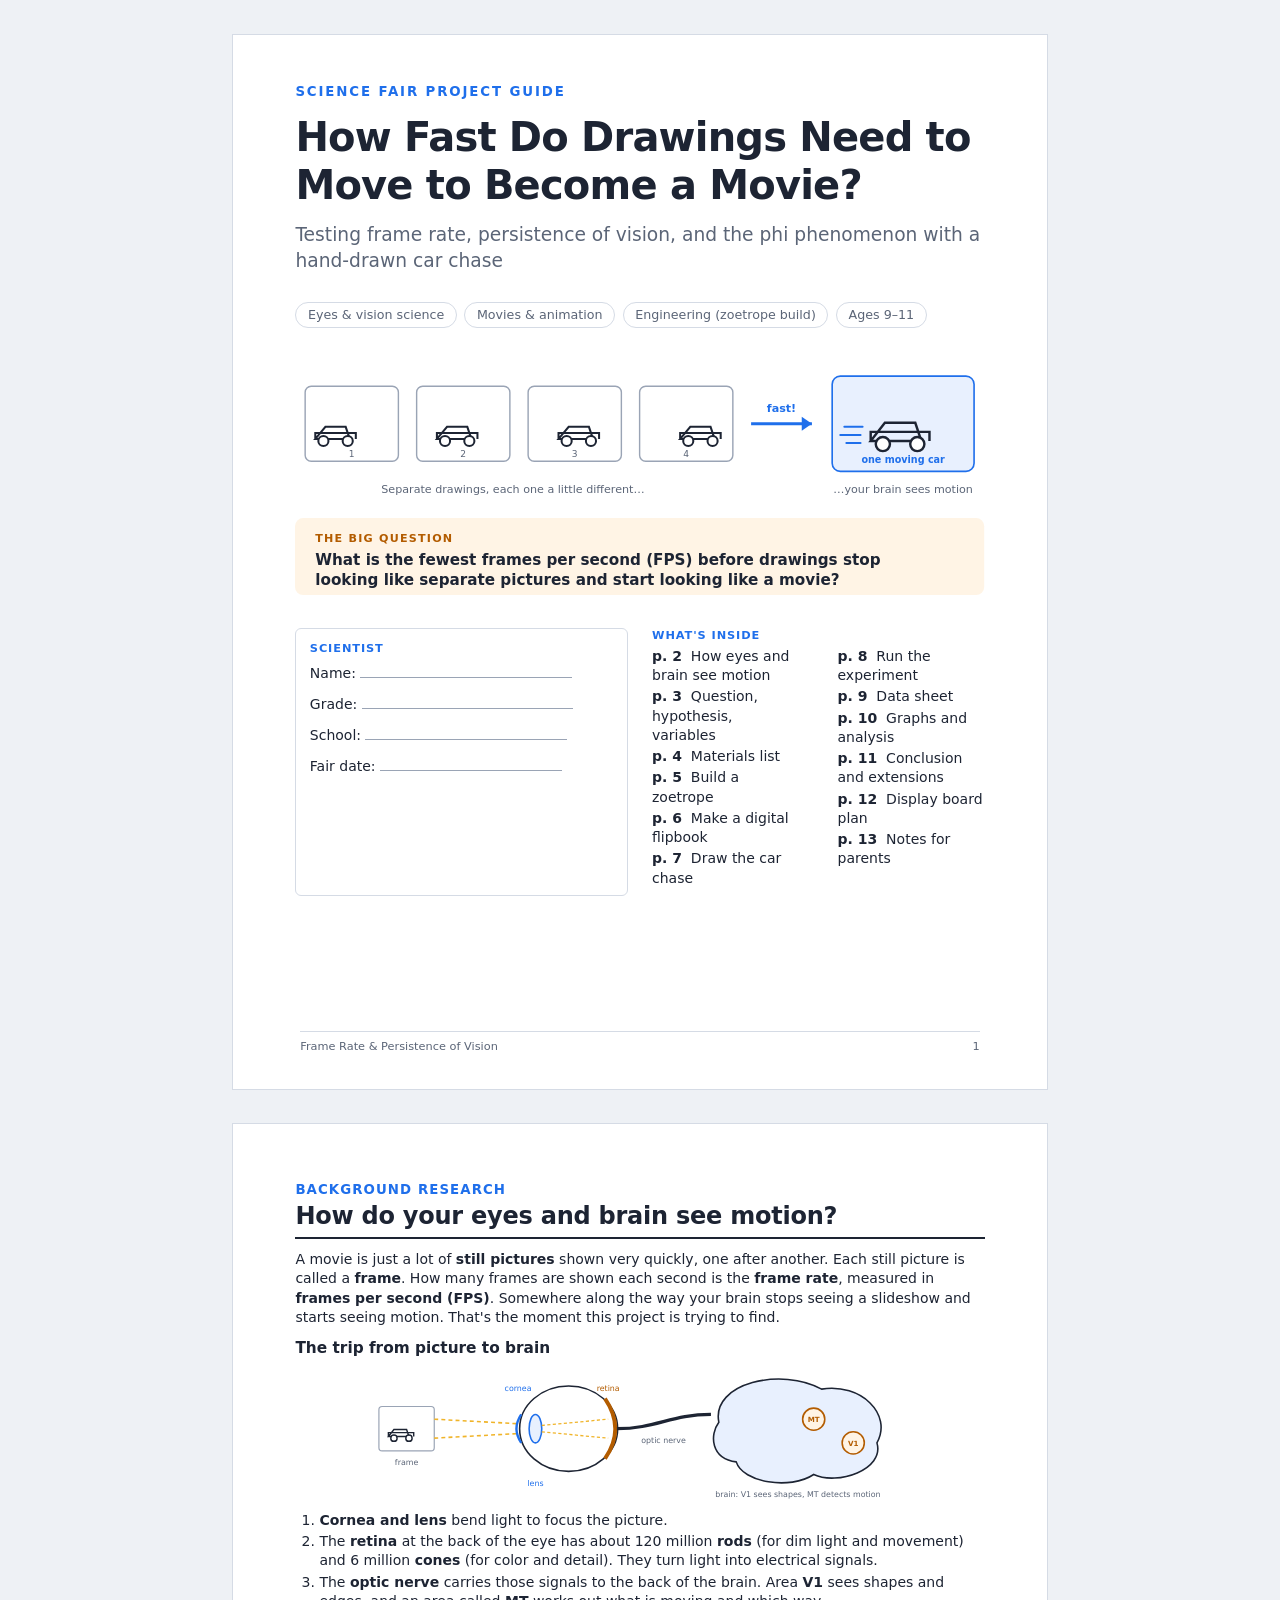
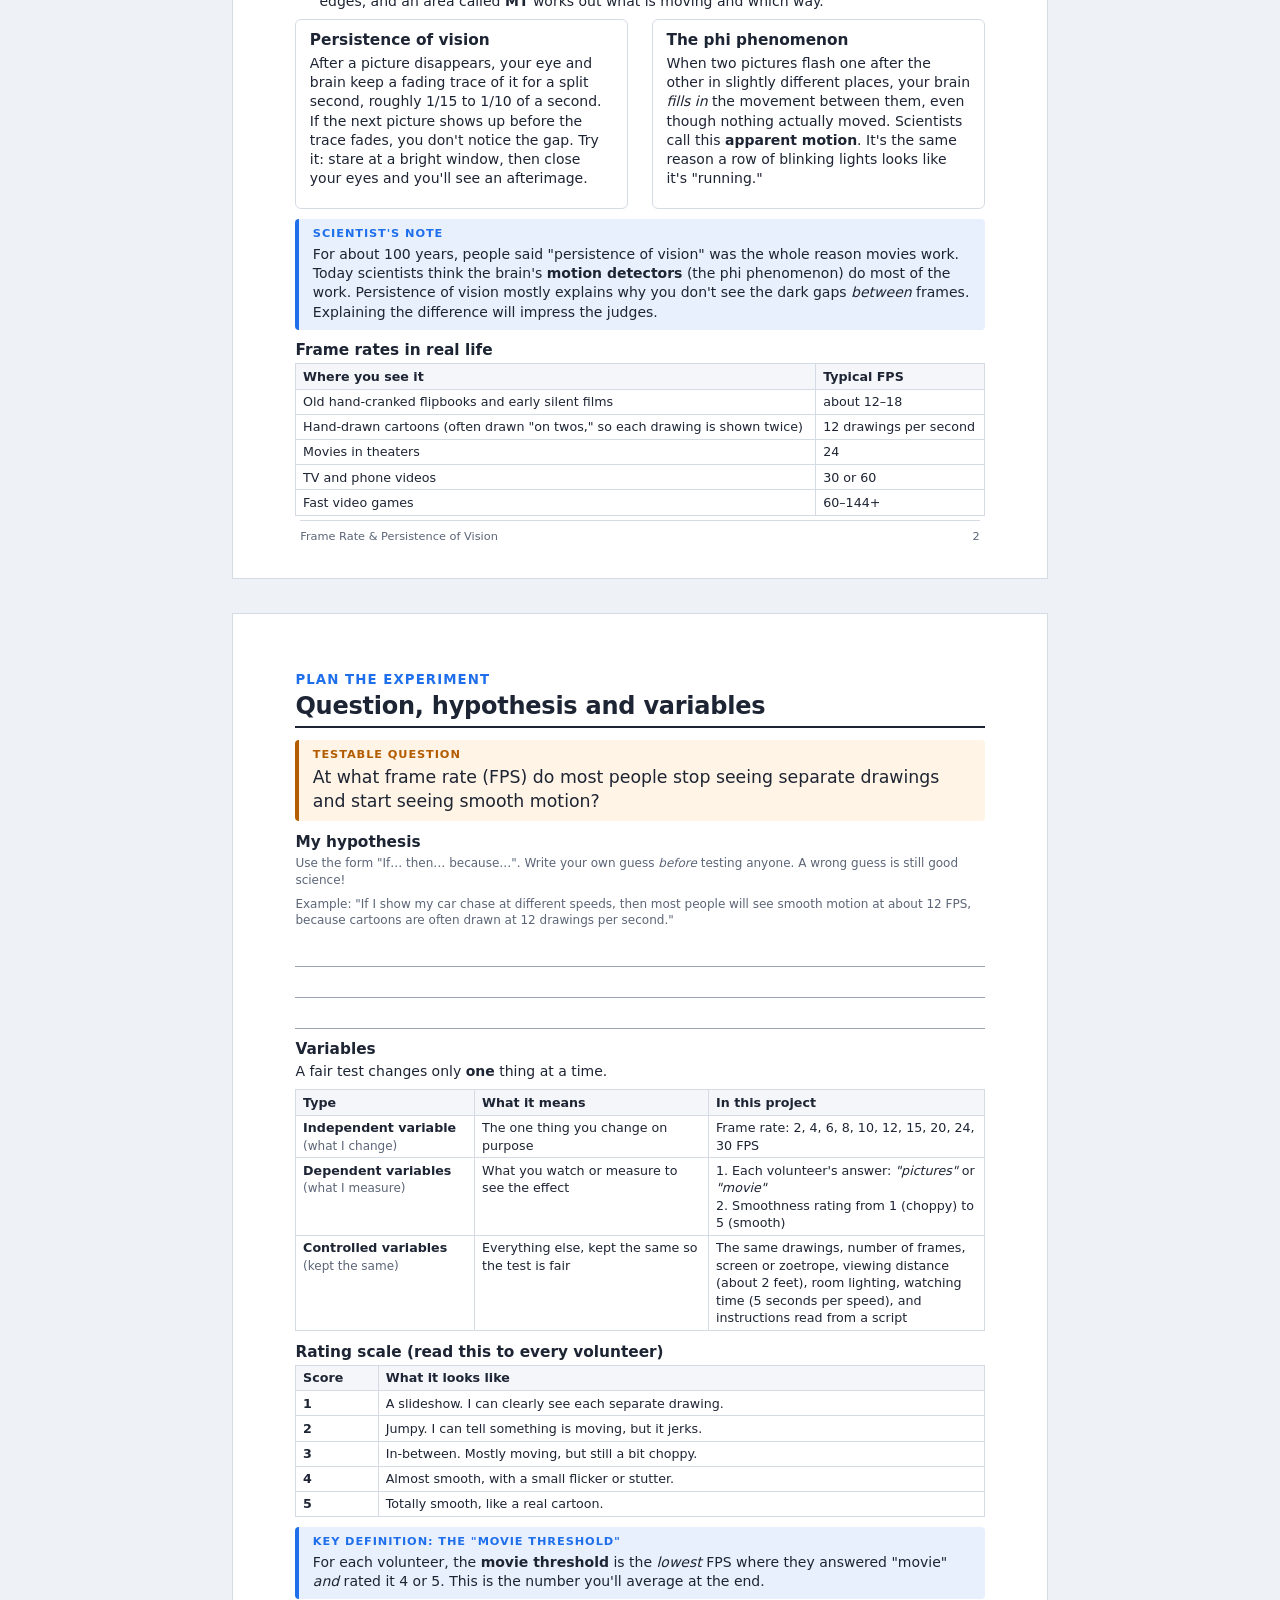
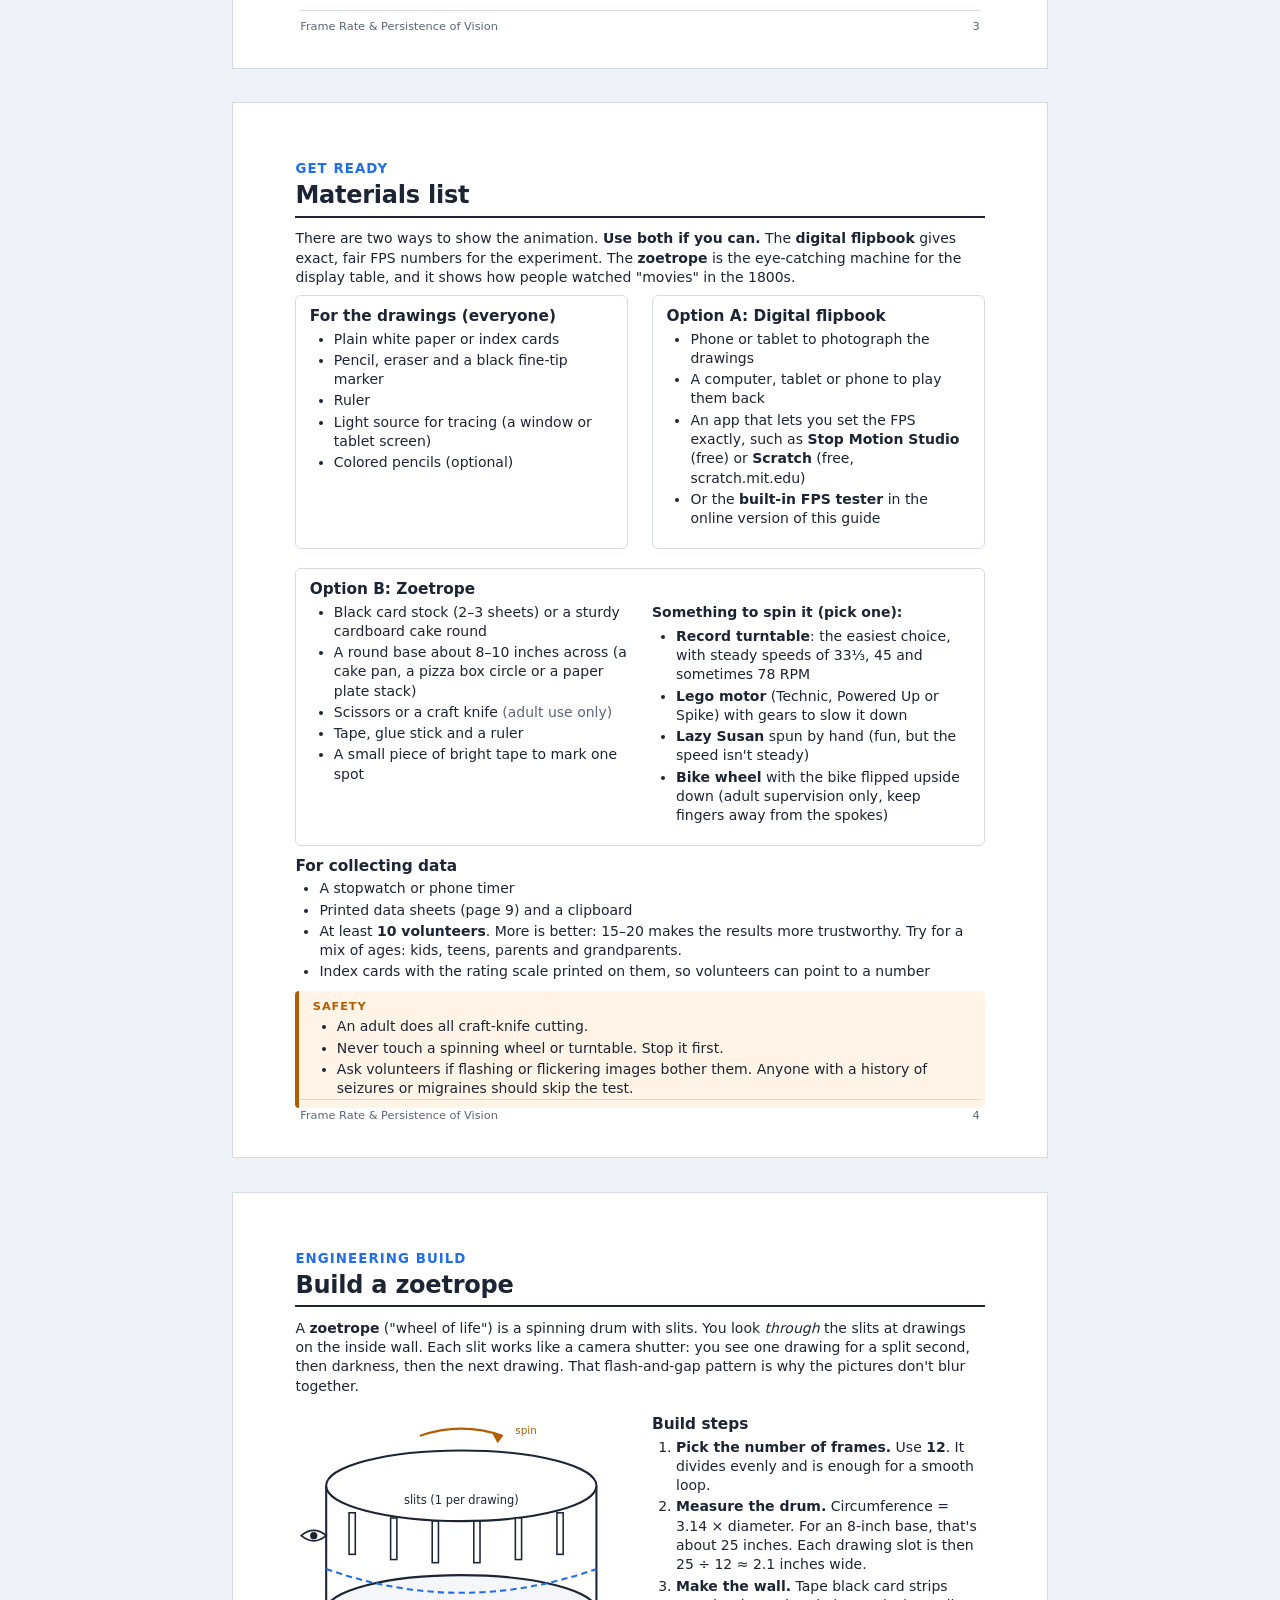
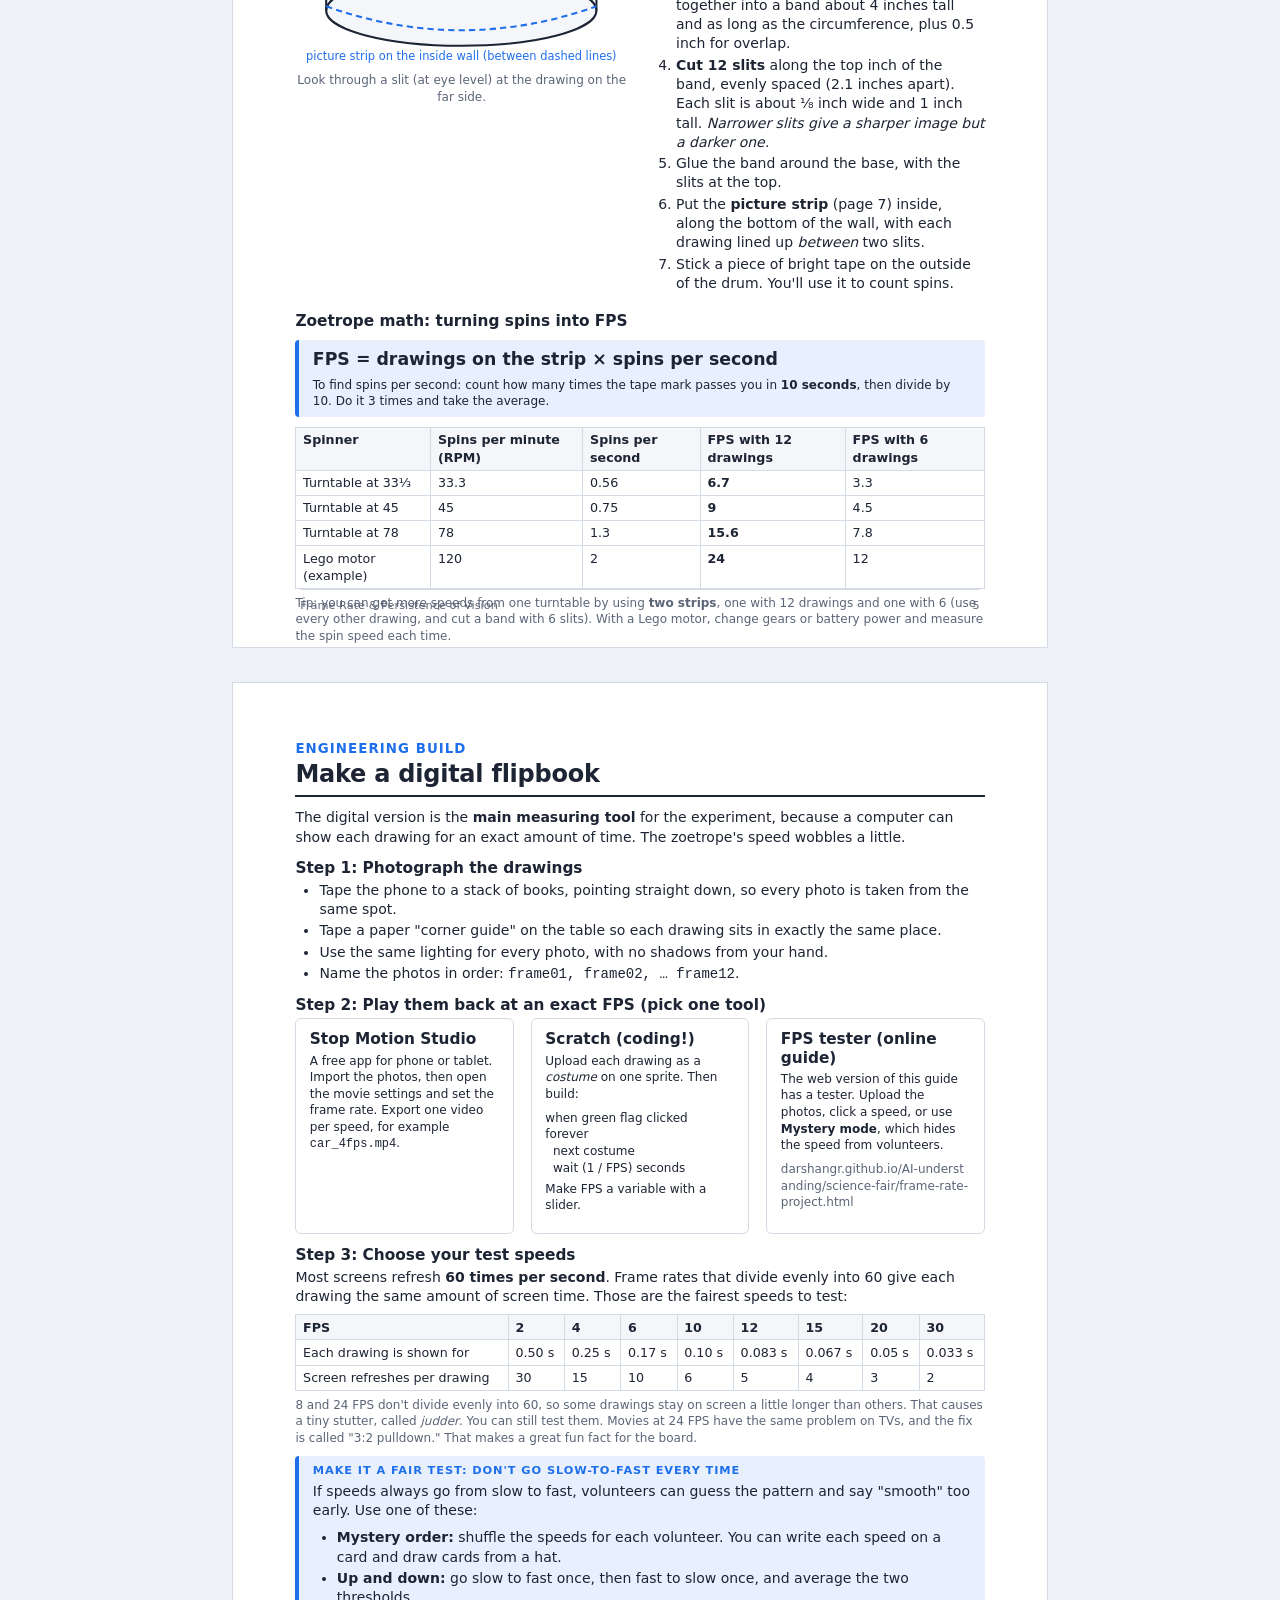
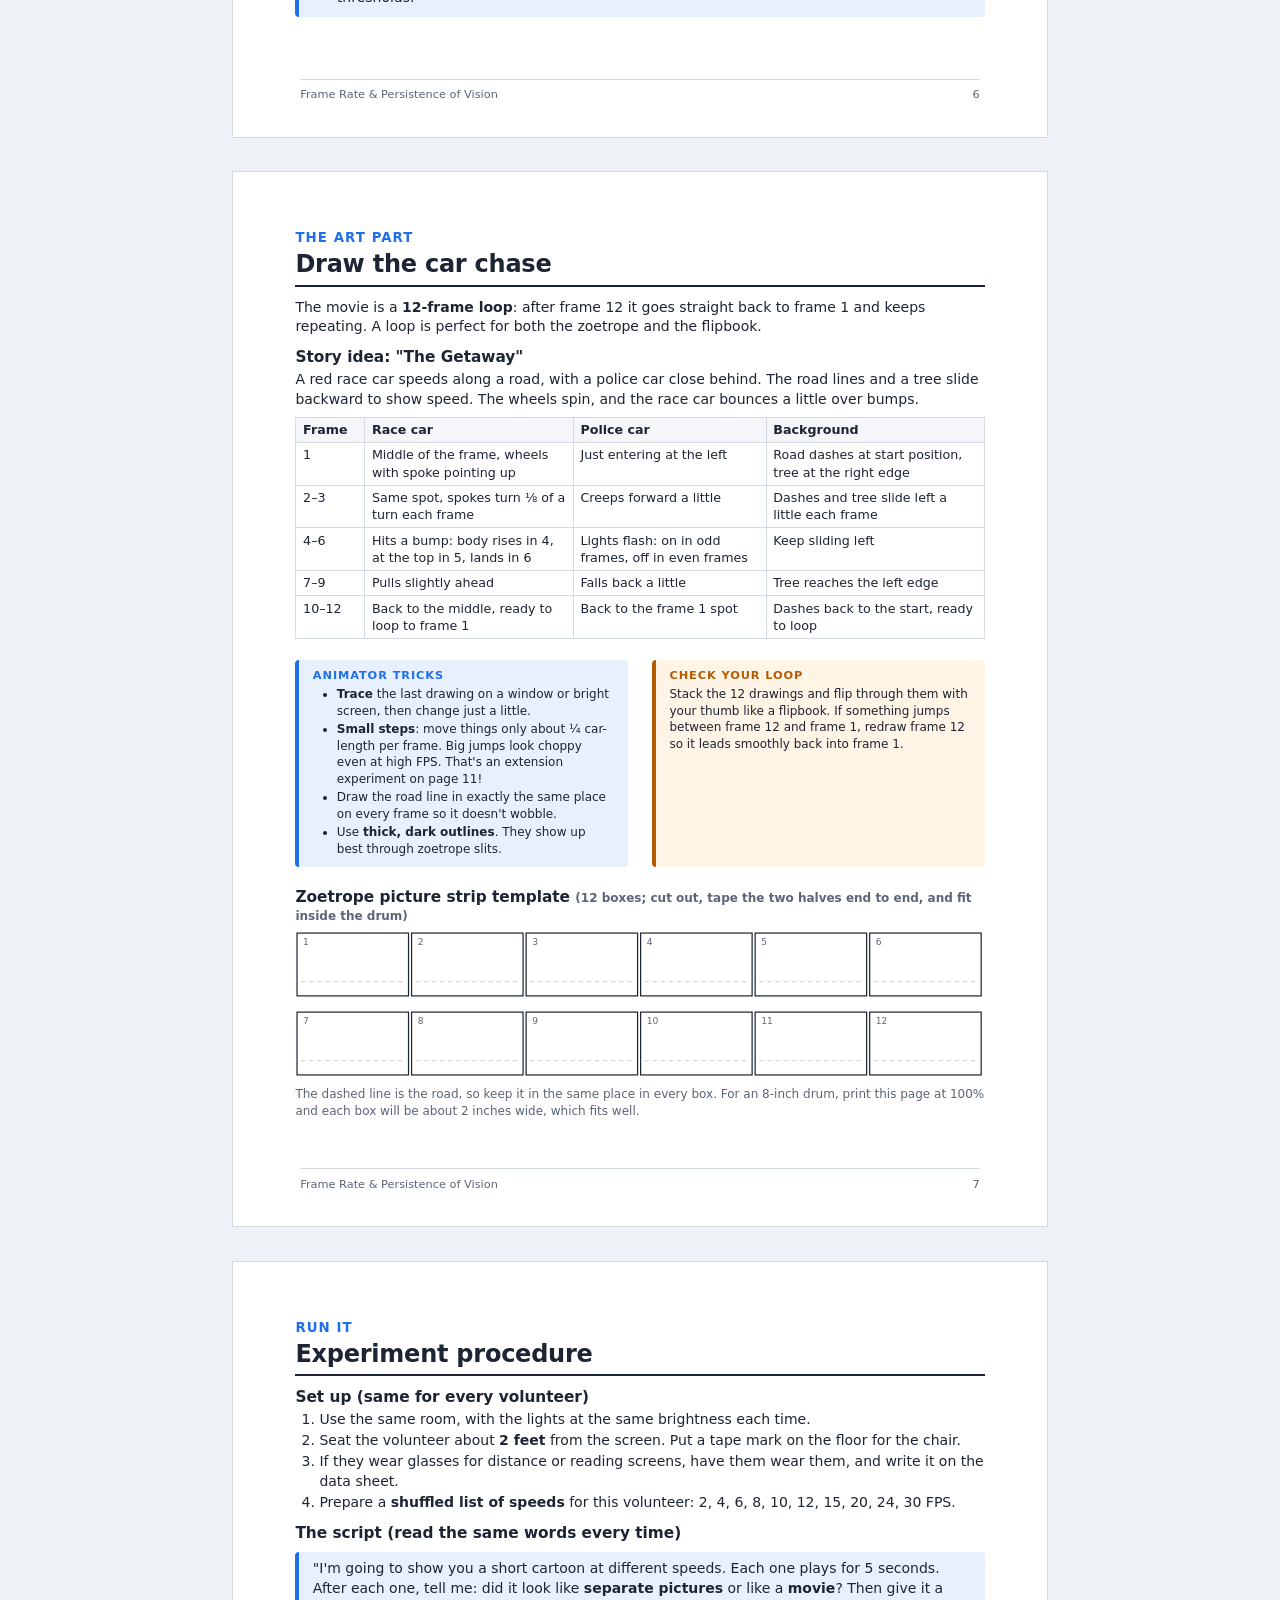
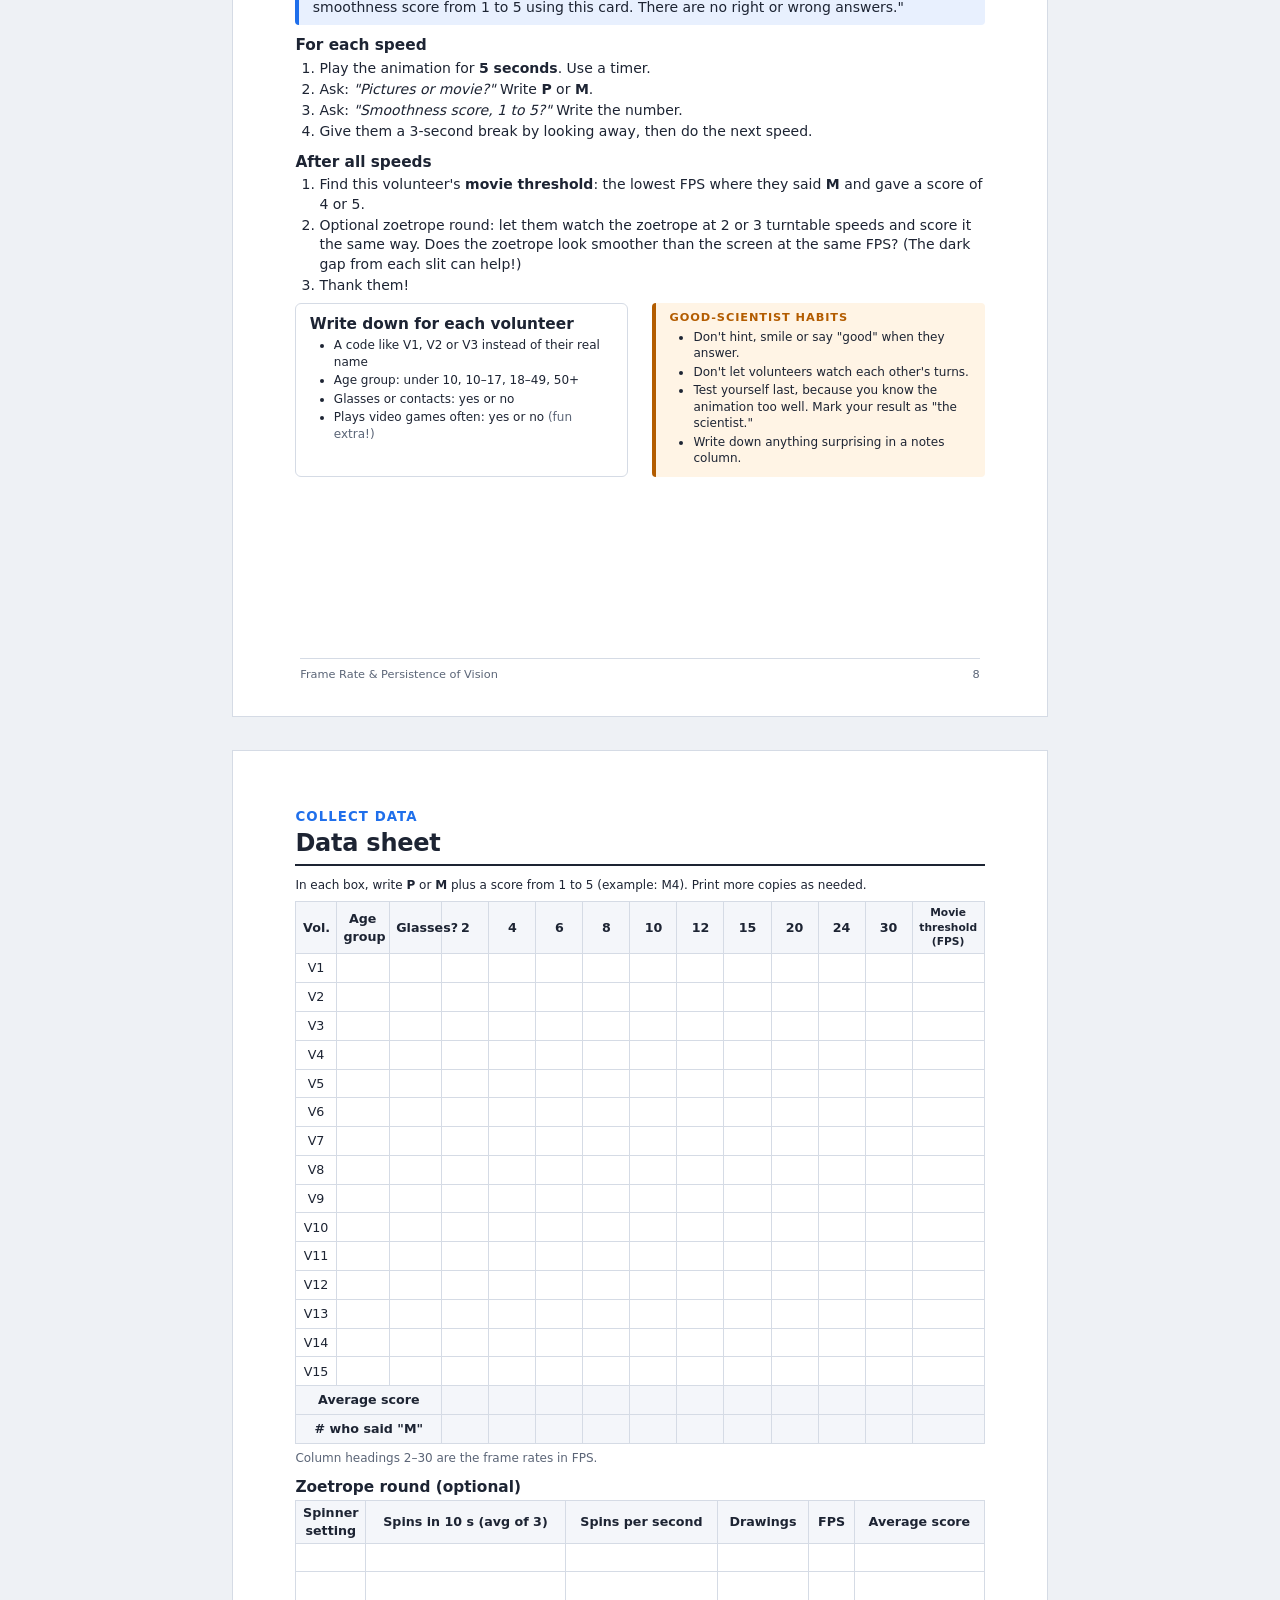
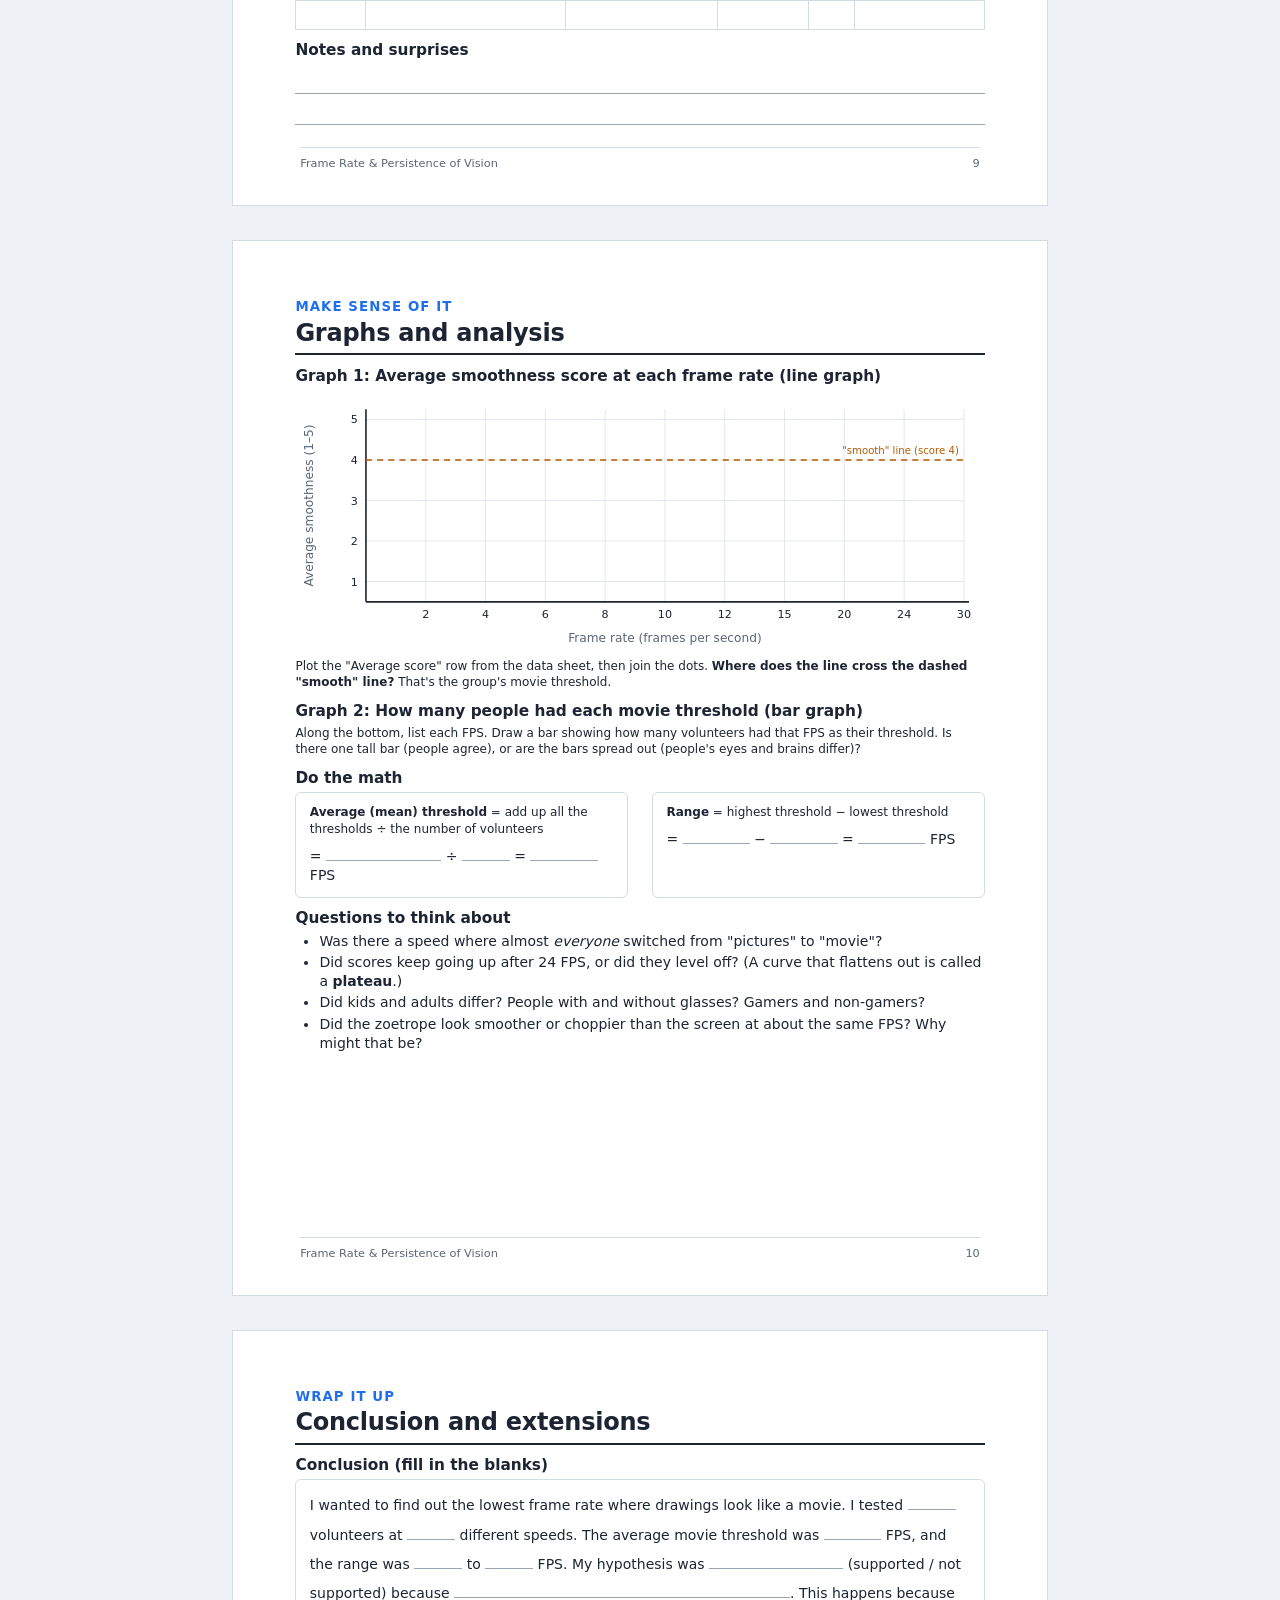
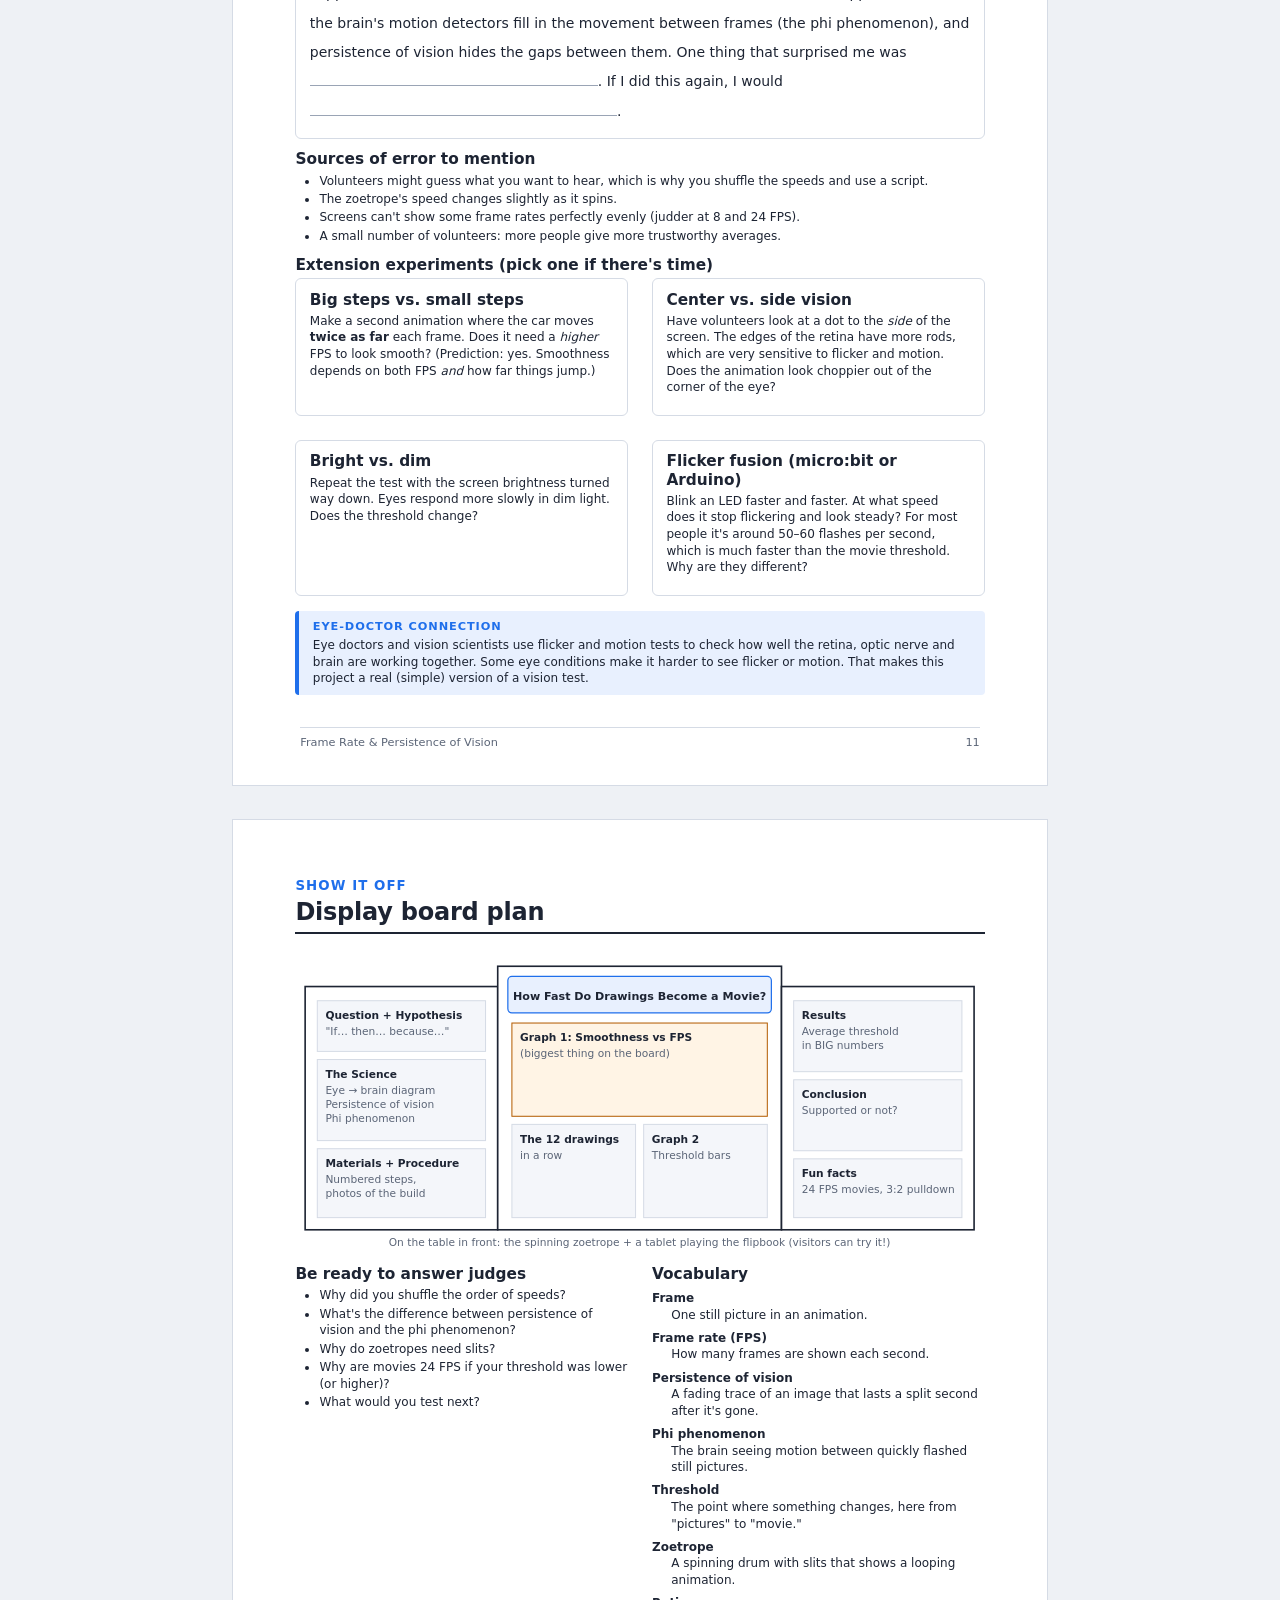
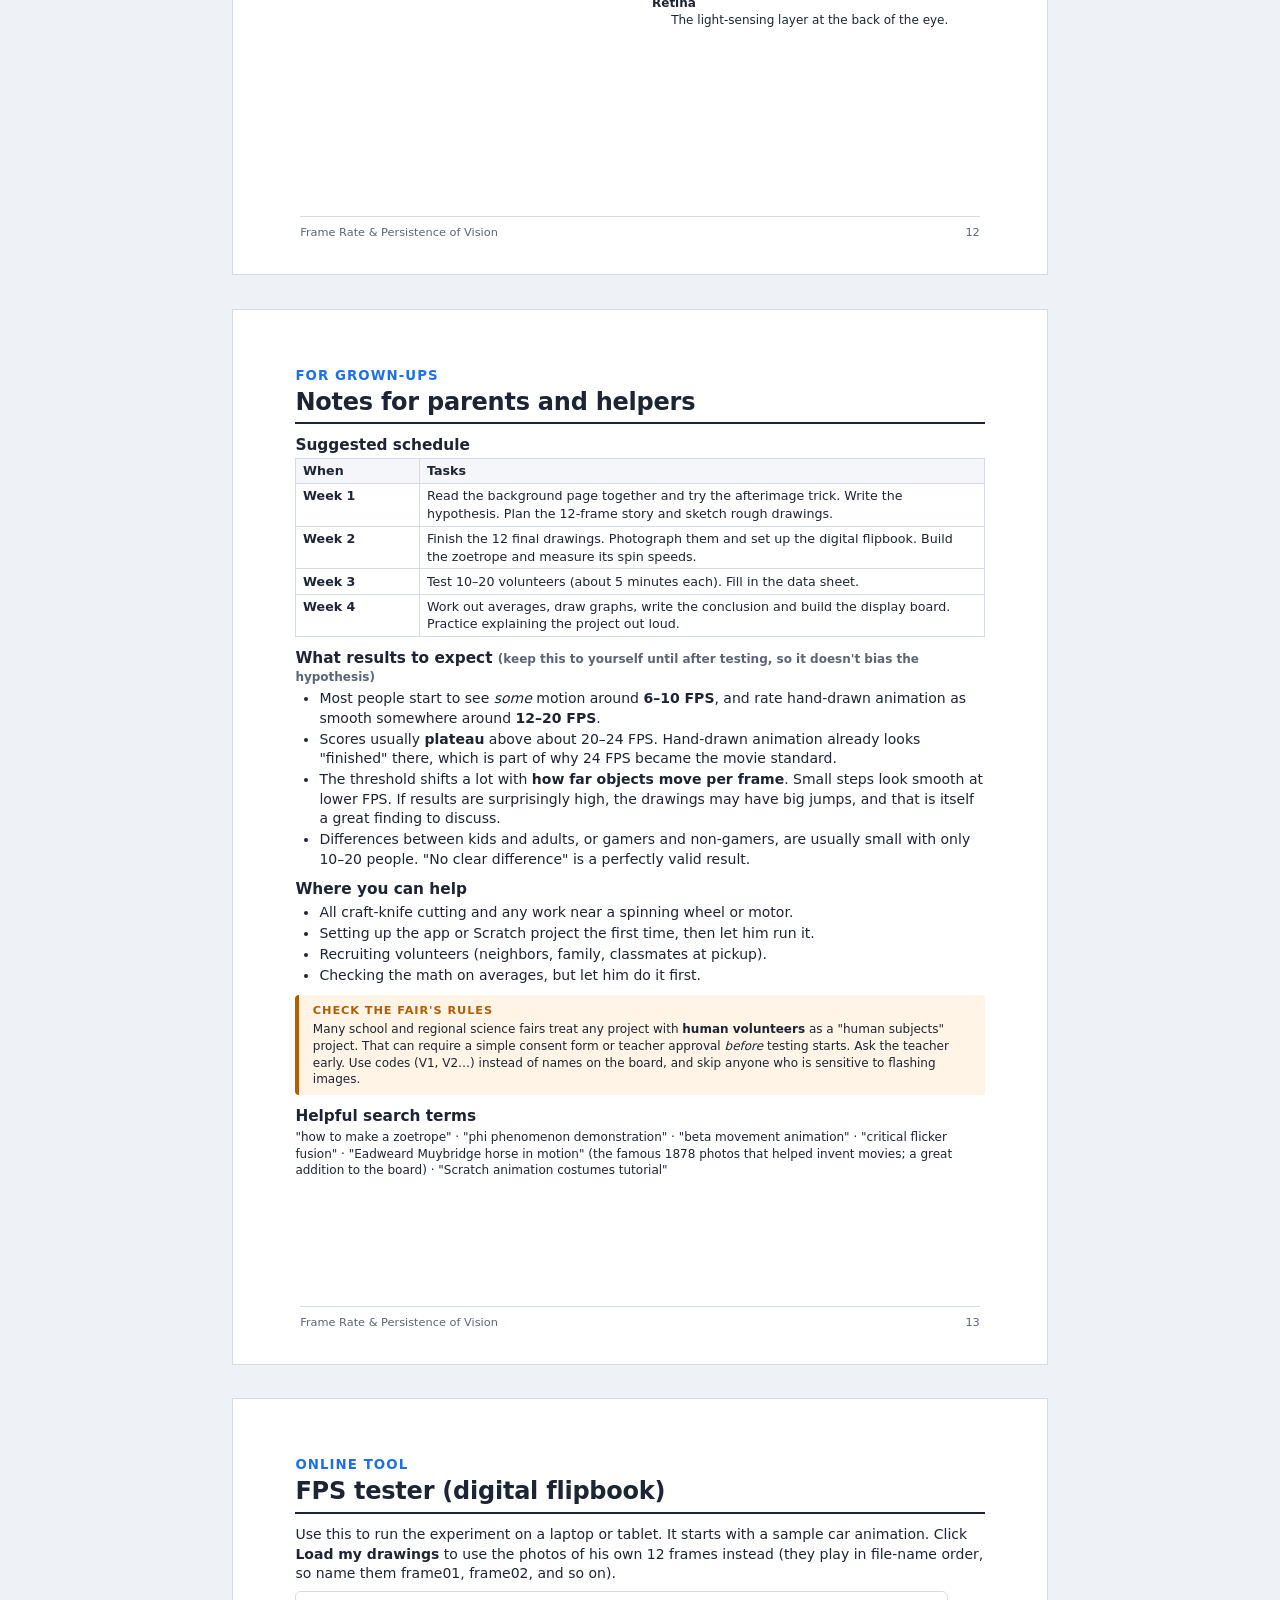
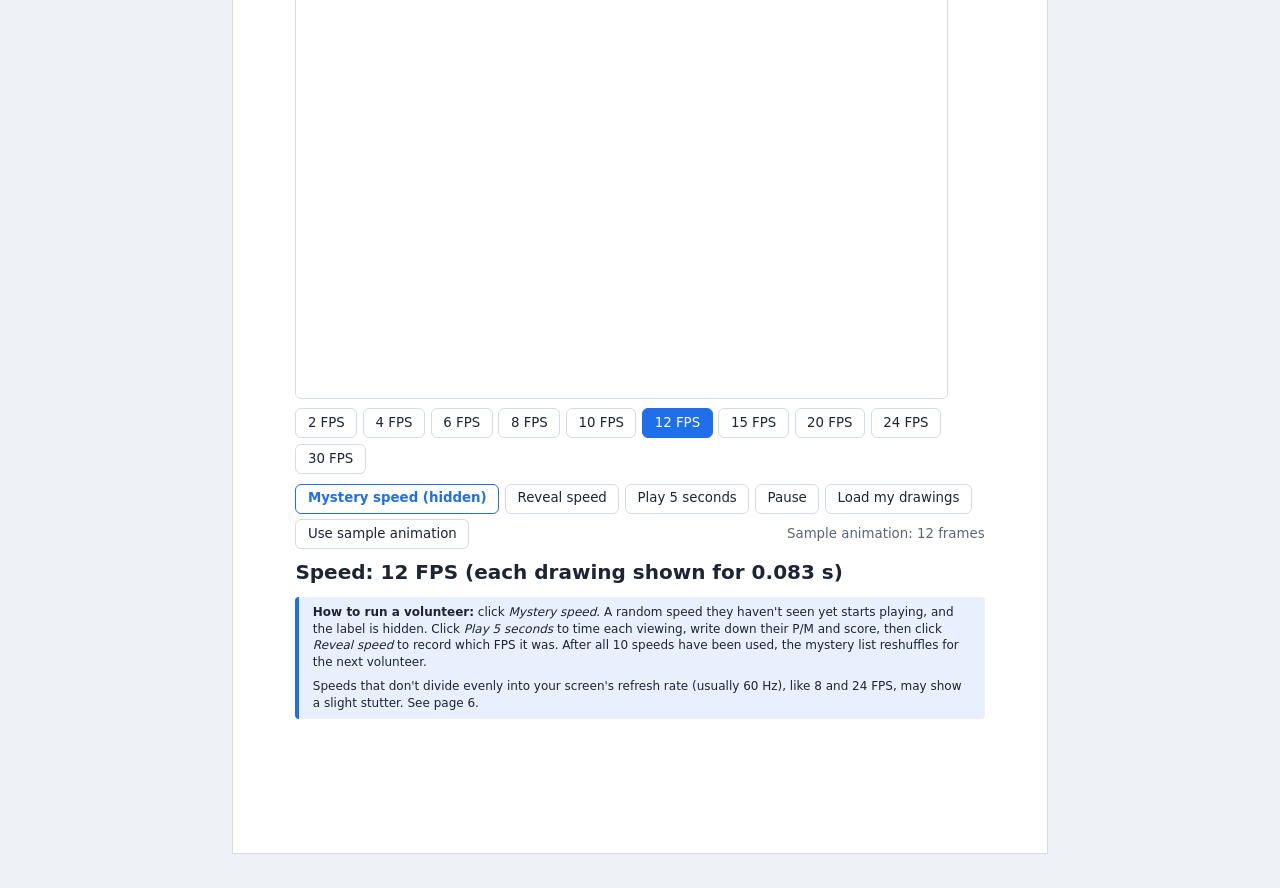
<file: science-fair/frame-rate-project.html>
<!DOCTYPE html>
<html lang="en">
<head>
<meta charset="UTF-8" />
<meta name="viewport" content="width=device-width, initial-scale=1" />
<title>How Fast Do Drawings Need to Move to Become a Movie? — Science Fair Project Guide</title>
<style>
  :root {
    --ink: #1d2433;
    --muted: #5b6577;
    --accent: #1f6feb;
    --accent-soft: #e8f0fe;
    --warm: #b35c00;
    --warm-soft: #fff4e5;
    --line: #d5dbe5;
    --paper: #ffffff;
    --desk: #eef1f5;
    --font: "Segoe UI", system-ui, -apple-system, "Helvetica Neue", Arial, sans-serif;
    --hand: "Comic Sans MS", "Chalkboard SE", "Marker Felt", var(--font);
  }
  * { box-sizing: border-box; }
  html, body { margin: 0; }
  body {
    background: var(--desk);
    color: var(--ink);
    font-family: var(--font);
    font-size: 10.5pt;
    line-height: 1.38;
  }

  /* ---------- Page layout (US Letter) ---------- */
  @page { size: Letter; margin: 0; }
  .page {
    width: 8.5in;
    height: 11in;
    margin: 0.35in auto;
    padding: 0.5in 0.65in 0.7in;
    background: var(--paper);
    position: relative;
    overflow: hidden;
    border: 1px solid var(--line);
  }
  .page-footer {
    position: absolute;
    left: 0.7in; right: 0.7in; bottom: 0.35in;
    display: flex; justify-content: space-between;
    font-size: 8.5pt; color: var(--muted);
    border-top: 1px solid var(--line);
    padding-top: 0.08in;
  }
  @media print {
    body { background: none; }
    .page { margin: 0; border: none; page-break-after: always; break-after: page; }
    .page:last-of-type { page-break-after: auto; break-after: auto; }
    .screen-only { display: none !important; }
  }
  @media screen and (max-width: 8.8in) {
    .page { width: auto; height: auto; min-height: 0; margin: 0.5rem; padding: 1.25rem 1.25rem 3rem; }
  }

  /* ---------- Type ---------- */
  h1, h2, h3 { line-height: 1.2; margin: 0; }
  h2 {
    font-size: 18pt; letter-spacing: -0.01em;
    padding-bottom: 0.06in; margin-bottom: 0.12in;
    border-bottom: 2px solid var(--ink);
  }
  h2 .step {
    display: inline-block; font-size: 10pt; font-weight: 600;
    color: var(--accent); text-transform: uppercase; letter-spacing: 0.08em;
    margin-bottom: 0.04in;
  }
  h3 { font-size: 11.5pt; margin: 0.12in 0 0.04in; }
  p { margin: 0 0 0.08in; }
  ul, ol { margin: 0 0 0.08in; padding-left: 0.25in; }
  li { margin-bottom: 0.02in; }
  .muted { color: var(--muted); }
  .small { font-size: 9pt; }
  strong { font-weight: 650; }

  /* ---------- Blocks ---------- */
  .callout {
    background: var(--accent-soft);
    border-left: 4px solid var(--accent);
    padding: 0.08in 0.14in;
    margin: 0.1in 0;
    border-radius: 4px;
  }
  .callout.warm { background: var(--warm-soft); border-left-color: var(--warm); }
  .callout p:last-child, .callout ul:last-child { margin-bottom: 0; }
  .label {
    font-size: 8.5pt; font-weight: 700; letter-spacing: 0.08em;
    text-transform: uppercase; color: var(--accent); margin-bottom: 0.03in;
  }
  .callout.warm .label { color: var(--warm); }
  .cols { display: grid; grid-template-columns: 1fr 1fr; gap: 0.25in; }
  .cols-3 { display: grid; grid-template-columns: repeat(3, 1fr); gap: 0.18in; }
  .box { border: 1px solid var(--line); border-radius: 6px; padding: 0.12in 0.14in; }
  .box h3 { margin-top: 0; }
  .write-line {
    border-bottom: 1px solid #9aa4b5;
    height: 0.32in;
  }
  .fill {
    display: inline-block; min-width: 1.2in;
    border-bottom: 1px solid #9aa4b5; height: 1em;
  }
  .hand { font-family: var(--hand); }

  table { border-collapse: collapse; width: 100%; font-size: 9.5pt; }
  th, td { border: 1px solid var(--line); padding: 0.035in 0.07in; text-align: left; vertical-align: top; }
  th { background: #f4f6fa; font-weight: 650; }
  table.data td, table.data th { text-align: center; height: 0.3in; vertical-align: middle; }
  table.data th:first-child, table.data td:first-child { width: 0.55in; }

  .vocab dt { font-weight: 700; margin-top: 0.07in; }
  .vocab dd { margin: 0 0 0 0.2in; }

  figure { margin: 0.1in 0; }
  figcaption { font-size: 9pt; color: var(--muted); text-align: center; margin-top: 0.04in; }
  svg text { font-family: var(--font); }

  /* ---------- Cover ---------- */
  .cover { display: flex; flex-direction: column; }
  .cover .kicker {
    font-size: 10pt; font-weight: 700; letter-spacing: 0.14em;
    text-transform: uppercase; color: var(--accent);
  }
  .cover h1 { font-size: 30pt; letter-spacing: -0.02em; margin: 0.12in 0 0.14in; }
  .cover .sub { font-size: 14pt; color: var(--muted); margin-bottom: 0.3in; }
  .tags { display: flex; gap: 0.08in; flex-wrap: wrap; margin-bottom: 0.3in; }
  .tag {
    font-size: 9.5pt; padding: 0.03in 0.12in; border-radius: 999px;
    border: 1px solid var(--line); color: var(--muted);
  }
  .toc { columns: 2; column-gap: 0.4in; font-size: 10.5pt; padding-left: 0.2in; }
  .toc li { break-inside: avoid; }

  /* ---------- Tester (screen only) ---------- */
  .tester canvas {
    width: 100%; max-width: 6.8in; aspect-ratio: 16 / 10;
    border: 1px solid var(--line); border-radius: 6px; background: #fff; display: block;
  }
  .tester .controls { display: flex; flex-wrap: wrap; gap: 0.06in; margin: 0.1in 0; align-items: center; }
  .tester button, .tester label.file {
    font: inherit; font-size: 10pt; padding: 0.05in 0.12in; border-radius: 6px;
    border: 1px solid var(--line); background: #fff; color: var(--ink); cursor: pointer;
  }
  .tester button.on { background: var(--accent); color: #fff; border-color: var(--accent); }
  .tester button.primary { border-color: var(--accent); color: var(--accent); font-weight: 600; }
  .tester input[type=file] { display: none; }
  .tester .status { font-size: 10pt; color: var(--muted); margin-left: auto; }
  .tester .readout { font-size: 15pt; font-weight: 700; min-height: 1.4em; }
</style>
</head>
<body>

<!-- =============================== PAGE 1: COVER =============================== -->
<section class="page cover">
  <div class="kicker">Science Fair Project Guide</div>
  <h1>How Fast Do Drawings Need to Move to Become a Movie?</h1>
  <div class="sub">Testing frame rate, persistence of vision, and the phi phenomenon with a hand-drawn car chase</div>

  <div class="tags">
    <span class="tag">Eyes &amp; vision science</span>
    <span class="tag">Movies &amp; animation</span>
    <span class="tag">Engineering (zoetrope build)</span>
    <span class="tag">Ages 9–11</span>
  </div>

  <figure>
    <svg viewBox="0 0 680 230" width="100%" role="img" aria-label="Six drawings of a car moving left to right blend into one moving car">
      <g transform="translate(10,20)">
        <g>
          <rect x="0" y="0" width="92" height="74" rx="6" fill="#fff" stroke="#9aa4b5" stroke-width="1.4"/>
          <path d="M10 52 h34 l-4 -12 h-20 z M10 52 v-6 h40 v6" fill="none" stroke="#1d2433" stroke-width="2"/>
          <circle cx="18" cy="54" r="5" fill="#fff" stroke="#1d2433" stroke-width="2"/><circle cx="42" cy="54" r="5" fill="#fff" stroke="#1d2433" stroke-width="2"/>
          <text x="46" y="70" font-size="9" fill="#5b6577" text-anchor="middle">1</text>
        </g>
        <g transform="translate(110,0)">
          <rect x="0" y="0" width="92" height="74" rx="6" fill="#fff" stroke="#9aa4b5" stroke-width="1.4"/>
          <path d="M20 52 h34 l-4 -12 h-20 z M20 52 v-6 h40 v6" fill="none" stroke="#1d2433" stroke-width="2"/>
          <circle cx="28" cy="54" r="5" fill="#fff" stroke="#1d2433" stroke-width="2"/><circle cx="52" cy="54" r="5" fill="#fff" stroke="#1d2433" stroke-width="2"/>
          <text x="46" y="70" font-size="9" fill="#5b6577" text-anchor="middle">2</text>
        </g>
        <g transform="translate(220,0)">
          <rect x="0" y="0" width="92" height="74" rx="6" fill="#fff" stroke="#9aa4b5" stroke-width="1.4"/>
          <path d="M30 52 h34 l-4 -12 h-20 z M30 52 v-6 h40 v6" fill="none" stroke="#1d2433" stroke-width="2"/>
          <circle cx="38" cy="54" r="5" fill="#fff" stroke="#1d2433" stroke-width="2"/><circle cx="62" cy="54" r="5" fill="#fff" stroke="#1d2433" stroke-width="2"/>
          <text x="46" y="70" font-size="9" fill="#5b6577" text-anchor="middle">3</text>
        </g>
        <g transform="translate(330,0)">
          <rect x="0" y="0" width="92" height="74" rx="6" fill="#fff" stroke="#9aa4b5" stroke-width="1.4"/>
          <path d="M40 52 h34 l-4 -12 h-20 z M40 52 v-6 h40 v6" fill="none" stroke="#1d2433" stroke-width="2"/>
          <circle cx="48" cy="54" r="5" fill="#fff" stroke="#1d2433" stroke-width="2"/><circle cx="72" cy="54" r="5" fill="#fff" stroke="#1d2433" stroke-width="2"/>
          <text x="46" y="70" font-size="9" fill="#5b6577" text-anchor="middle">4</text>
        </g>
      </g>
      <!-- arrow -->
      <g transform="translate(450,57)">
        <path d="M0 0 H60" stroke="#1f6feb" stroke-width="3" fill="none"/>
        <path d="M60 0 l-10 -7 v14 z" fill="#1f6feb"/>
        <text x="30" y="-12" font-size="11" fill="#1f6feb" text-anchor="middle" font-weight="700">fast!</text>
      </g>
      <!-- blended result -->
      <g transform="translate(530,10)">
        <rect x="0" y="0" width="140" height="94" rx="8" fill="#e8f0fe" stroke="#1f6feb" stroke-width="1.6"/>
        <path d="M38 64 h50 l-6 -18 h-30 z M38 64 v-9 h58 v9" fill="none" stroke="#1d2433" stroke-width="2.4"/>
        <circle cx="50" cy="67" r="7" fill="#fff" stroke="#1d2433" stroke-width="2.4"/><circle cx="84" cy="67" r="7" fill="#fff" stroke="#1d2433" stroke-width="2.4"/>
        <path d="M12 50 h18 M8 58 h20 M14 66 h14" stroke="#1f6feb" stroke-width="2" stroke-linecap="round"/>
        <text x="70" y="86" font-size="9.5" fill="#1f6feb" text-anchor="middle" font-weight="600">one moving car</text>
      </g>
      <text x="215" y="125" font-size="11" fill="#5b6577" text-anchor="middle">Separate drawings, each one a little different…</text>
      <text x="600" y="125" font-size="11" fill="#5b6577" text-anchor="middle">…your brain sees motion</text>
      <!-- question band -->
      <g transform="translate(0,150)">
        <rect x="0" y="0" width="680" height="76" rx="8" fill="#fff4e5"/>
        <text x="20" y="24" font-size="11" font-weight="700" fill="#b35c00" letter-spacing="1.2">THE BIG QUESTION</text>
        <text x="20" y="46" font-size="15" fill="#1d2433" font-weight="600">What is the fewest frames per second (FPS) before drawings stop</text>
        <text x="20" y="66" font-size="15" fill="#1d2433" font-weight="600">looking like separate pictures and start looking like a movie?</text>
      </g>
    </svg>
  </figure>

  <div class="cols" style="margin-top:0.15in">
    <div class="box">
      <div class="label">Scientist</div>
      <p style="margin:0.08in 0 0.02in">Name: <span class="fill" style="min-width:2.2in"></span></p>
      <p style="margin:0.12in 0 0.02in">Grade: <span class="fill" style="min-width:2.2in"></span></p>
      <p style="margin:0.12in 0 0.02in">School: <span class="fill" style="min-width:2.1in"></span></p>
      <p style="margin:0.12in 0 0">Fair date: <span class="fill" style="min-width:1.9in"></span></p>
    </div>
    <div>
      <div class="label">What's inside</div>
      <ul class="toc" style="list-style:none; padding-left:0">
        <li><strong>p. 2</strong> &nbsp;How eyes and brain see motion</li>
        <li><strong>p. 3</strong> &nbsp;Question, hypothesis, variables</li>
        <li><strong>p. 4</strong> &nbsp;Materials list</li>
        <li><strong>p. 5</strong> &nbsp;Build a zoetrope</li>
        <li><strong>p. 6</strong> &nbsp;Make a digital flipbook</li>
        <li><strong>p. 7</strong> &nbsp;Draw the car chase</li>
        <li><strong>p. 8</strong> &nbsp;Run the experiment</li>
        <li><strong>p. 9</strong> &nbsp;Data sheet</li>
        <li><strong>p. 10</strong> &nbsp;Graphs and analysis</li>
        <li><strong>p. 11</strong> &nbsp;Conclusion and extensions</li>
        <li><strong>p. 12</strong> &nbsp;Display board plan</li>
        <li><strong>p. 13</strong> &nbsp;Notes for parents</li>
      </ul>
    </div>
  </div>

  <div class="page-footer"><span>Frame Rate &amp; Persistence of Vision</span><span>1</span></div>
</section>

<!-- =============================== PAGE 2: SCIENCE =============================== -->
<section class="page">
  <h2><span class="step">Background research</span><br>How do your eyes and brain see motion?</h2>

  <p>A movie is just a lot of <strong>still pictures</strong> shown very quickly, one after another. Each still picture is called a <strong>frame</strong>. How many frames are shown each second is the <strong>frame rate</strong>, measured in <strong>frames per second (FPS)</strong>. Somewhere along the way your brain stops seeing a slideshow and starts seeing motion. That's the moment this project is trying to find.</p>

  <h3>The trip from picture to brain</h3>
  <figure>
    <svg viewBox="0 0 680 170" width="78%" style="display:block;margin:0 auto" role="img" aria-label="Light travels through the cornea and lens to the retina, then along the optic nerve to the visual cortex">
      <!-- picture -->
      <rect x="10" y="50" width="70" height="56" rx="4" fill="#fff" stroke="#9aa4b5" stroke-width="1.5"/>
      <path d="M22 88 h26 l-3 -9 h-16 z M22 88 v-5 h32 v5" fill="none" stroke="#1d2433" stroke-width="1.8"/>
      <circle cx="29" cy="90" r="4" fill="#fff" stroke="#1d2433" stroke-width="1.8"/><circle cx="48" cy="90" r="4" fill="#fff" stroke="#1d2433" stroke-width="1.8"/>
      <text x="45" y="124" font-size="10" fill="#5b6577" text-anchor="middle">frame</text>
      <!-- light rays -->
      <path d="M80 66 L190 72 M80 90 L190 84" stroke="#f0b429" stroke-width="2" stroke-dasharray="5 4"/>
      <!-- eye -->
      <ellipse cx="250" cy="78" rx="62" ry="54" fill="#fff" stroke="#1d2433" stroke-width="2"/>
      <path d="M190 60 Q178 78 190 96" fill="none" stroke="#1f6feb" stroke-width="3"/>
      <ellipse cx="208" cy="78" rx="8" ry="18" fill="#e8f0fe" stroke="#1f6feb" stroke-width="2"/>
      <path d="M296 40 Q322 78 296 116" fill="none" stroke="#b35c00" stroke-width="5"/>
      <path d="M216 74 L300 66 M216 82 L300 90" stroke="#f0b429" stroke-width="1.6" stroke-dasharray="4 3"/>
      <text x="186" y="30" font-size="10" fill="#1f6feb" text-anchor="middle">cornea</text>
      <text x="208" y="150" font-size="10" fill="#1f6feb" text-anchor="middle">lens</text>
      <text x="300" y="30" font-size="10" fill="#b35c00" text-anchor="middle">retina</text>
      <!-- optic nerve -->
      <path d="M311 78 C360 78 380 60 430 60" fill="none" stroke="#1d2433" stroke-width="4"/>
      <text x="370" y="96" font-size="10" fill="#5b6577" text-anchor="middle">optic nerve</text>
      <!-- brain -->
      <path d="M440 70 C430 20 520 0 570 28 C620 20 660 60 640 96 C650 130 590 150 560 136 C530 156 470 146 462 120 C430 116 428 86 440 70 z" fill="#e8f0fe" stroke="#1d2433" stroke-width="2"/>
      <circle cx="610" cy="96" r="14" fill="#fff4e5" stroke="#b35c00" stroke-width="2"/>
      <text x="610" y="100" font-size="9" fill="#b35c00" text-anchor="middle" font-weight="700">V1</text>
      <circle cx="560" cy="66" r="14" fill="#fff4e5" stroke="#b35c00" stroke-width="2"/>
      <text x="560" y="70" font-size="9" fill="#b35c00" text-anchor="middle" font-weight="700">MT</text>
      <text x="540" y="164" font-size="10" fill="#5b6577" text-anchor="middle">brain: V1 sees shapes, MT detects motion</text>
    </svg>
  </figure>
  <ol>
    <li><strong>Cornea and lens</strong> bend light to focus the picture.</li>
    <li>The <strong>retina</strong> at the back of the eye has about 120 million <strong>rods</strong> (for dim light and movement) and 6 million <strong>cones</strong> (for color and detail). They turn light into electrical signals.</li>
    <li>The <strong>optic nerve</strong> carries those signals to the back of the brain. Area <strong>V1</strong> sees shapes and edges, and an area called <strong>MT</strong> works out what is moving and which way.</li>
  </ol>

  <div class="cols">
    <div class="box">
      <h3>Persistence of vision</h3>
      <p>After a picture disappears, your eye and brain keep a fading trace of it for a split second, roughly 1/15 to 1/10 of a second. If the next picture shows up before the trace fades, you don't notice the gap. Try it: stare at a bright window, then close your eyes and you'll see an afterimage.</p>
    </div>
    <div class="box">
      <h3>The phi phenomenon</h3>
      <p>When two pictures flash one after the other in slightly different places, your brain <em>fills in</em> the movement between them, even though nothing actually moved. Scientists call this <strong>apparent motion</strong>. It's the same reason a row of blinking lights looks like it's "running."</p>
    </div>
  </div>

  <div class="callout">
    <div class="label">Scientist's note</div>
    <p>For about 100 years, people said "persistence of vision" was the whole reason movies work. Today scientists think the brain's <strong>motion detectors</strong> (the phi phenomenon) do most of the work. Persistence of vision mostly explains why you don't see the dark gaps <em>between</em> frames. Explaining the difference will impress the judges.</p>
  </div>

  <h3>Frame rates in real life</h3>
  <table>
    <tr><th>Where you see it</th><th>Typical FPS</th></tr>
    <tr><td>Old hand-cranked flipbooks and early silent films</td><td>about 12–18</td></tr>
    <tr><td>Hand-drawn cartoons (often drawn "on twos," so each drawing is shown twice)</td><td>12 drawings per second</td></tr>
    <tr><td>Movies in theaters</td><td>24</td></tr>
    <tr><td>TV and phone videos</td><td>30 or 60</td></tr>
    <tr><td>Fast video games</td><td>60–144+</td></tr>
  </table>

  <div class="page-footer"><span>Frame Rate &amp; Persistence of Vision</span><span>2</span></div>
</section>

<!-- =============================== PAGE 3: QUESTION / HYPOTHESIS / VARIABLES =============================== -->
<section class="page">
  <h2><span class="step">Plan the experiment</span><br>Question, hypothesis and variables</h2>

  <div class="callout warm">
    <div class="label">Testable question</div>
    <p style="font-size:13pt">At what frame rate (FPS) do most people stop seeing separate drawings and start seeing smooth motion?</p>
  </div>

  <h3>My hypothesis</h3>
  <p class="muted small">Use the form "If… then… because…". Write your own guess <em>before</em> testing anyone. A wrong guess is still good science!</p>
  <p class="muted small">Example: <span class="hand">"If I show my car chase at different speeds, then most people will see smooth motion at about 12 FPS, because cartoons are often drawn at 12 drawings per second."</span></p>
  <div class="write-line"></div><div class="write-line"></div><div class="write-line"></div>

  <h3>Variables</h3>
  <p>A fair test changes only <strong>one</strong> thing at a time.</p>
  <table>
    <tr><th style="width:26%">Type</th><th style="width:34%">What it means</th><th>In this project</th></tr>
    <tr>
      <td><strong>Independent variable</strong><br><span class="muted small">(what I change)</span></td>
      <td>The one thing you change on purpose</td>
      <td>Frame rate: 2, 4, 6, 8, 10, 12, 15, 20, 24, 30 FPS</td>
    </tr>
    <tr>
      <td><strong>Dependent variables</strong><br><span class="muted small">(what I measure)</span></td>
      <td>What you watch or measure to see the effect</td>
      <td>1. Each volunteer's answer: <em>"pictures"</em> or <em>"movie"</em><br>2. Smoothness rating from 1 (choppy) to 5 (smooth)</td>
    </tr>
    <tr>
      <td><strong>Controlled variables</strong><br><span class="muted small">(kept the same)</span></td>
      <td>Everything else, kept the same so the test is fair</td>
      <td>The same drawings, number of frames, screen or zoetrope, viewing distance (about 2 feet), room lighting, watching time (5 seconds per speed), and instructions read from a script</td>
    </tr>
  </table>

  <h3>Rating scale (read this to every volunteer)</h3>
  <table>
    <tr><th style="width:12%">Score</th><th>What it looks like</th></tr>
    <tr><td><strong>1</strong></td><td>A slideshow. I can clearly see each separate drawing.</td></tr>
    <tr><td><strong>2</strong></td><td>Jumpy. I can tell something is moving, but it jerks.</td></tr>
    <tr><td><strong>3</strong></td><td>In-between. Mostly moving, but still a bit choppy.</td></tr>
    <tr><td><strong>4</strong></td><td>Almost smooth, with a small flicker or stutter.</td></tr>
    <tr><td><strong>5</strong></td><td>Totally smooth, like a real cartoon.</td></tr>
  </table>

  <div class="callout">
    <div class="label">Key definition: the "movie threshold"</div>
    <p>For each volunteer, the <strong>movie threshold</strong> is the <em>lowest</em> FPS where they answered "movie" <em>and</em> rated it 4 or 5. This is the number you'll average at the end.</p>
  </div>

  <div class="page-footer"><span>Frame Rate &amp; Persistence of Vision</span><span>3</span></div>
</section>

<!-- =============================== PAGE 4: MATERIALS =============================== -->
<section class="page">
  <h2><span class="step">Get ready</span><br>Materials list</h2>

  <p>There are two ways to show the animation. <strong>Use both if you can.</strong> The <strong>digital flipbook</strong> gives exact, fair FPS numbers for the experiment. The <strong>zoetrope</strong> is the eye-catching machine for the display table, and it shows how people watched "movies" in the 1800s.</p>

  <div class="cols">
    <div class="box">
      <h3>For the drawings (everyone)</h3>
      <ul>
        <li>Plain white paper or index cards</li>
        <li>Pencil, eraser and a black fine-tip marker</li>
        <li>Ruler</li>
        <li>Light source for tracing (a window or tablet screen)</li>
        <li>Colored pencils (optional)</li>
      </ul>
    </div>
    <div class="box">
      <h3>Option A: Digital flipbook</h3>
      <ul>
        <li>Phone or tablet to photograph the drawings</li>
        <li>A computer, tablet or phone to play them back</li>
        <li>An app that lets you set the FPS exactly, such as <strong>Stop Motion Studio</strong> (free) or <strong>Scratch</strong> (free, scratch.mit.edu)</li>
        <li>Or the <strong>built-in FPS tester</strong> in the online version of this guide</li>
      </ul>
    </div>
  </div>

  <div class="box" style="margin-top:0.2in">
    <h3>Option B: Zoetrope</h3>
    <div class="cols">
      <ul>
        <li>Black card stock (2–3 sheets) or a sturdy cardboard cake round</li>
        <li>A round base about 8–10 inches across (a cake pan, a pizza box circle or a paper plate stack)</li>
        <li>Scissors or a craft knife <span class="muted">(adult use only)</span></li>
        <li>Tape, glue stick and a ruler</li>
        <li>A small piece of bright tape to mark one spot</li>
      </ul>
      <div>
        <p style="margin-bottom:0.05in"><strong>Something to spin it (pick one):</strong></p>
        <ul>
          <li><strong>Record turntable</strong>: the easiest choice, with steady speeds of 33⅓, 45 and sometimes 78 RPM</li>
          <li><strong>Lego motor</strong> (Technic, Powered Up or Spike) with gears to slow it down</li>
          <li><strong>Lazy Susan</strong> spun by hand (fun, but the speed isn't steady)</li>
          <li><strong>Bike wheel</strong> with the bike flipped upside down (adult supervision only, keep fingers away from the spokes)</li>
        </ul>
      </div>
    </div>
  </div>

  <h3>For collecting data</h3>
  <ul>
    <li>A stopwatch or phone timer</li>
    <li>Printed data sheets (page 9) and a clipboard</li>
    <li>At least <strong>10 volunteers</strong>. More is better: 15–20 makes the results more trustworthy. Try for a mix of ages: kids, teens, parents and grandparents.</li>
    <li>Index cards with the rating scale printed on them, so volunteers can point to a number</li>
  </ul>

  <div class="callout warm">
    <div class="label">Safety</div>
    <ul>
      <li>An adult does all craft-knife cutting.</li>
      <li>Never touch a spinning wheel or turntable. Stop it first.</li>
      <li>Ask volunteers if flashing or flickering images bother them. Anyone with a history of seizures or migraines should skip the test.</li>
    </ul>
  </div>

  <div class="page-footer"><span>Frame Rate &amp; Persistence of Vision</span><span>4</span></div>
</section>

<!-- =============================== PAGE 5: ZOETROPE =============================== -->
<section class="page">
  <h2><span class="step">Engineering build</span><br>Build a zoetrope</h2>

  <p>A <strong>zoetrope</strong> ("wheel of life") is a spinning drum with slits. You look <em>through</em> the slits at drawings on the inside wall. Each slit works like a camera shutter: you see one drawing for a split second, then darkness, then the next drawing. That flash-and-gap pattern is why the pictures don't blur together.</p>

  <div class="cols">
    <figure>
      <svg viewBox="0 0 320 240" width="100%" role="img" aria-label="Zoetrope drum with slits on top and drawings on the lower inside wall">
        <ellipse cx="160" cy="190" rx="130" ry="34" fill="#f4f6fa" stroke="#1d2433" stroke-width="2"/>
        <path d="M30 70 V190 M290 70 V190" stroke="#1d2433" stroke-width="2"/>
        <ellipse cx="160" cy="70" rx="130" ry="34" fill="#fff" stroke="#1d2433" stroke-width="2"/>
        <!-- slits on front wall -->
        <g fill="#fff" stroke="#1d2433" stroke-width="1.5">
          <rect x="52" y="96" width="6" height="40"/>
          <rect x="92" y="101" width="6" height="40"/>
          <rect x="132" y="104" width="6" height="40"/>
          <rect x="172" y="104" width="6" height="40"/>
          <rect x="212" y="101" width="6" height="40"/>
          <rect x="252" y="96" width="6" height="40"/>
        </g>
        <!-- picture strip band -->
        <path d="M30 150 Q160 196 290 150" fill="none" stroke="#1f6feb" stroke-width="2" stroke-dasharray="6 4"/>
        <path d="M30 186 Q160 232 290 186" fill="none" stroke="#1f6feb" stroke-width="2" stroke-dasharray="6 4"/>
        <text x="160" y="238" font-size="11" fill="#1f6feb" text-anchor="middle">picture strip on the inside wall (between dashed lines)</text>
        <text x="160" y="88" font-size="11" fill="#1d2433" text-anchor="middle">slits (1 per drawing)</text>
        <!-- eye -->
        <g transform="translate(6,108)">
          <path d="M0 10 Q12 0 24 10 Q12 20 0 10 z" fill="#fff" stroke="#1d2433" stroke-width="1.6"/>
          <circle cx="12" cy="10" r="3.5" fill="#1d2433"/>
        </g>
        <!-- spin arrow -->
        <path d="M120 22 Q160 8 200 22" fill="none" stroke="#b35c00" stroke-width="2"/>
        <path d="M200 22 l-10 -2 l5 9 z" fill="#b35c00"/>
        <text x="212" y="20" font-size="10" fill="#b35c00">spin</text>
      </svg>
      <figcaption>Look through a slit (at eye level) at the drawing on the far side.</figcaption>
    </figure>
    <div>
      <h3>Build steps</h3>
      <ol>
        <li><strong>Pick the number of frames.</strong> Use <strong>12</strong>. It divides evenly and is enough for a smooth loop.</li>
        <li><strong>Measure the drum.</strong> Circumference = 3.14 × diameter. For an 8-inch base, that's about 25 inches. Each drawing slot is then 25 ÷ 12 ≈ 2.1 inches wide.</li>
        <li><strong>Make the wall.</strong> Tape black card strips together into a band about 4 inches tall and as long as the circumference, plus 0.5 inch for overlap.</li>
        <li><strong>Cut 12 slits</strong> along the top inch of the band, evenly spaced (2.1 inches apart). Each slit is about ⅛ inch wide and 1 inch tall. <em>Narrower slits give a sharper image but a darker one.</em></li>
        <li>Glue the band around the base, with the slits at the top.</li>
        <li>Put the <strong>picture strip</strong> (page 7) inside, along the bottom of the wall, with each drawing lined up <em>between</em> two slits.</li>
        <li>Stick a piece of bright tape on the outside of the drum. You'll use it to count spins.</li>
      </ol>
    </div>
  </div>

  <h3>Zoetrope math: turning spins into FPS</h3>
  <div class="callout">
    <p style="font-size:13pt; margin:0"><strong>FPS = drawings on the strip × spins per second</strong></p>
    <p class="small" style="margin:0.05in 0 0">To find spins per second: count how many times the tape mark passes you in <strong>10 seconds</strong>, then divide by 10. Do it 3 times and take the average.</p>
  </div>
  <table>
    <tr><th>Spinner</th><th>Spins per minute (RPM)</th><th>Spins per second</th><th>FPS with 12 drawings</th><th>FPS with 6 drawings</th></tr>
    <tr><td>Turntable at 33⅓</td><td>33.3</td><td>0.56</td><td><strong>6.7</strong></td><td>3.3</td></tr>
    <tr><td>Turntable at 45</td><td>45</td><td>0.75</td><td><strong>9</strong></td><td>4.5</td></tr>
    <tr><td>Turntable at 78</td><td>78</td><td>1.3</td><td><strong>15.6</strong></td><td>7.8</td></tr>
    <tr><td>Lego motor (example)</td><td>120</td><td>2</td><td><strong>24</strong></td><td>12</td></tr>
  </table>
  <p class="small muted" style="margin-top:0.06in">Tip: you can get more speeds from one turntable by using <strong>two strips</strong>, one with 12 drawings and one with 6 (use every other drawing, and cut a band with 6 slits). With a Lego motor, change gears or battery power and measure the spin speed each time.</p>

  <div class="page-footer"><span>Frame Rate &amp; Persistence of Vision</span><span>5</span></div>
</section>

<!-- =============================== PAGE 6: DIGITAL FLIPBOOK =============================== -->
<section class="page">
  <h2><span class="step">Engineering build</span><br>Make a digital flipbook</h2>

  <p>The digital version is the <strong>main measuring tool</strong> for the experiment, because a computer can show each drawing for an exact amount of time. The zoetrope's speed wobbles a little.</p>

  <h3>Step 1: Photograph the drawings</h3>
  <ul>
    <li>Tape the phone to a stack of books, pointing straight down, so every photo is taken from the same spot.</li>
    <li>Tape a paper "corner guide" on the table so each drawing sits in exactly the same place.</li>
    <li>Use the same lighting for every photo, with no shadows from your hand.</li>
    <li>Name the photos in order: <code>frame01, frame02, … frame12</code>.</li>
  </ul>

  <h3>Step 2: Play them back at an exact FPS (pick one tool)</h3>
  <div class="cols-3">
    <div class="box">
      <h3>Stop Motion Studio</h3>
      <p class="small">A free app for phone or tablet. Import the photos, then open the movie settings and set the frame rate. Export one video per speed, for example <code>car_4fps.mp4</code>.</p>
    </div>
    <div class="box">
      <h3>Scratch (coding!)</h3>
      <p class="small">Upload each drawing as a <em>costume</em> on one sprite. Then build:</p>
      <p class="small hand" style="margin:0">when green flag clicked<br>forever<br>&nbsp;&nbsp;next costume<br>&nbsp;&nbsp;wait (1 / FPS) seconds</p>
      <p class="small" style="margin-top:0.05in">Make FPS a variable with a slider.</p>
    </div>
    <div class="box">
      <h3>FPS tester (online guide)</h3>
      <p class="small">The web version of this guide has a tester. Upload the photos, click a speed, or use <strong>Mystery mode</strong>, which hides the speed from volunteers.</p>
      <p class="small muted" style="margin:0; word-break:break-all">darshangr.github.io/AI-understanding/science-fair/frame-rate-project.html</p>
    </div>
  </div>

  <h3>Step 3: Choose your test speeds</h3>
  <p>Most screens refresh <strong>60 times per second</strong>. Frame rates that divide evenly into 60 give each drawing the same amount of screen time. Those are the fairest speeds to test:</p>
  <table>
    <tr><th>FPS</th><th>2</th><th>4</th><th>6</th><th>10</th><th>12</th><th>15</th><th>20</th><th>30</th></tr>
    <tr><td>Each drawing is shown for</td><td>0.50 s</td><td>0.25 s</td><td>0.17 s</td><td>0.10 s</td><td>0.083 s</td><td>0.067 s</td><td>0.05 s</td><td>0.033 s</td></tr>
    <tr><td>Screen refreshes per drawing</td><td>30</td><td>15</td><td>10</td><td>6</td><td>5</td><td>4</td><td>3</td><td>2</td></tr>
  </table>
  <p class="small muted" style="margin-top:0.06in">8 and 24 FPS don't divide evenly into 60, so some drawings stay on screen a little longer than others. That causes a tiny stutter, called <em>judder</em>. You can still test them. Movies at 24 FPS have the same problem on TVs, and the fix is called "3:2 pulldown." That makes a great fun fact for the board.</p>

  <div class="callout">
    <div class="label">Make it a fair test: don't go slow-to-fast every time</div>
    <p>If speeds always go from slow to fast, volunteers can guess the pattern and say "smooth" too early. Use one of these:</p>
    <ul>
      <li><strong>Mystery order:</strong> shuffle the speeds for each volunteer. You can write each speed on a card and draw cards from a hat.</li>
      <li><strong>Up and down:</strong> go slow to fast once, then fast to slow once, and average the two thresholds.</li>
    </ul>
  </div>

  <div class="page-footer"><span>Frame Rate &amp; Persistence of Vision</span><span>6</span></div>
</section>

<!-- =============================== PAGE 7: DRAWINGS =============================== -->
<section class="page">
  <h2><span class="step">The art part</span><br>Draw the car chase</h2>

  <p>The movie is a <strong>12-frame loop</strong>: after frame 12 it goes straight back to frame 1 and keeps repeating. A loop is perfect for both the zoetrope and the flipbook.</p>

  <h3>Story idea: "The Getaway"</h3>
  <p>A red race car speeds along a road, with a police car close behind. The road lines and a tree slide backward to show speed. The wheels spin, and the race car bounces a little over bumps.</p>

  <table>
    <tr><th style="width:10%">Frame</th><th>Race car</th><th>Police car</th><th>Background</th></tr>
    <tr><td>1</td><td>Middle of the frame, wheels with spoke pointing up</td><td>Just entering at the left</td><td>Road dashes at start position, tree at the right edge</td></tr>
    <tr><td>2–3</td><td>Same spot, spokes turn ⅛ of a turn each frame</td><td>Creeps forward a little</td><td>Dashes and tree slide left a little each frame</td></tr>
    <tr><td>4–6</td><td>Hits a bump: body rises in 4, at the top in 5, lands in 6</td><td>Lights flash: on in odd frames, off in even frames</td><td>Keep sliding left</td></tr>
    <tr><td>7–9</td><td>Pulls slightly ahead</td><td>Falls back a little</td><td>Tree reaches the left edge</td></tr>
    <tr><td>10–12</td><td>Back to the middle, ready to loop to frame 1</td><td>Back to the frame 1 spot</td><td>Dashes back to the start, ready to loop</td></tr>
  </table>

  <div class="cols" style="margin-top:0.12in">
    <div class="callout">
      <div class="label">Animator tricks</div>
      <ul class="small">
        <li><strong>Trace</strong> the last drawing on a window or bright screen, then change just a little.</li>
        <li><strong>Small steps</strong>: move things only about ¼ car-length per frame. Big jumps look choppy even at high FPS. That's an extension experiment on page 11!</li>
        <li>Draw the road line in exactly the same place on every frame so it doesn't wobble.</li>
        <li>Use <strong>thick, dark outlines</strong>. They show up best through zoetrope slits.</li>
      </ul>
    </div>
    <div class="callout warm">
      <div class="label">Check your loop</div>
      <p class="small">Stack the 12 drawings and flip through them with your thumb like a flipbook. If something jumps between frame 12 and frame 1, redraw frame 12 so it leads smoothly back into frame 1.</p>
    </div>
  </div>

  <h3>Zoetrope picture strip template <span class="muted small">(12 boxes; cut out, tape the two halves end to end, and fit inside the drum)</span></h3>
  <svg viewBox="0 0 680 150" width="100%" role="img" aria-label="Two rows of six numbered drawing boxes">
    <g font-size="9" fill="#5b6577">
      <g stroke="#1d2433" stroke-width="1.2" fill="#fff">
        <rect x="2" y="4" width="110" height="62"/><rect x="115" y="4" width="110" height="62"/><rect x="228" y="4" width="110" height="62"/>
        <rect x="341" y="4" width="110" height="62"/><rect x="454" y="4" width="110" height="62"/><rect x="567" y="4" width="110" height="62"/>
        <rect x="2" y="82" width="110" height="62"/><rect x="115" y="82" width="110" height="62"/><rect x="228" y="82" width="110" height="62"/>
        <rect x="341" y="82" width="110" height="62"/><rect x="454" y="82" width="110" height="62"/><rect x="567" y="82" width="110" height="62"/>
      </g>
      <g stroke="#c5ccd8" stroke-dasharray="4 4">
        <line x1="6" y1="52" x2="108" y2="52"/><line x1="119" y1="52" x2="221" y2="52"/><line x1="232" y1="52" x2="334" y2="52"/>
        <line x1="345" y1="52" x2="447" y2="52"/><line x1="458" y1="52" x2="560" y2="52"/><line x1="571" y1="52" x2="673" y2="52"/>
        <line x1="6" y1="130" x2="108" y2="130"/><line x1="119" y1="130" x2="221" y2="130"/><line x1="232" y1="130" x2="334" y2="130"/>
        <line x1="345" y1="130" x2="447" y2="130"/><line x1="458" y1="130" x2="560" y2="130"/><line x1="571" y1="130" x2="673" y2="130"/>
      </g>
      <text x="8" y="16">1</text><text x="121" y="16">2</text><text x="234" y="16">3</text><text x="347" y="16">4</text><text x="460" y="16">5</text><text x="573" y="16">6</text>
      <text x="8" y="94">7</text><text x="121" y="94">8</text><text x="234" y="94">9</text><text x="347" y="94">10</text><text x="460" y="94">11</text><text x="573" y="94">12</text>
    </g>
  </svg>
  <p class="small muted">The dashed line is the road, so keep it in the same place in every box. For an 8-inch drum, print this page at 100% and each box will be about 2 inches wide, which fits well.</p>

  <div class="page-footer"><span>Frame Rate &amp; Persistence of Vision</span><span>7</span></div>
</section>

<!-- =============================== PAGE 8: PROCEDURE =============================== -->
<section class="page">
  <h2><span class="step">Run it</span><br>Experiment procedure</h2>

  <h3>Set up (same for every volunteer)</h3>
  <ol>
    <li>Use the same room, with the lights at the same brightness each time.</li>
    <li>Seat the volunteer about <strong>2 feet</strong> from the screen. Put a tape mark on the floor for the chair.</li>
    <li>If they wear glasses for distance or reading screens, have them wear them, and write it on the data sheet.</li>
    <li>Prepare a <strong>shuffled list of speeds</strong> for this volunteer: 2, 4, 6, 8, 10, 12, 15, 20, 24, 30 FPS.</li>
  </ol>

  <h3>The script (read the same words every time)</h3>
  <div class="callout">
    <p class="hand" style="margin:0">"I'm going to show you a short cartoon at different speeds. Each one plays for 5 seconds. After each one, tell me: did it look like <strong>separate pictures</strong> or like a <strong>movie</strong>? Then give it a smoothness score from 1 to 5 using this card. There are no right or wrong answers."</p>
  </div>

  <h3>For each speed</h3>
  <ol>
    <li>Play the animation for <strong>5 seconds</strong>. Use a timer.</li>
    <li>Ask: <em>"Pictures or movie?"</em> Write <strong>P</strong> or <strong>M</strong>.</li>
    <li>Ask: <em>"Smoothness score, 1 to 5?"</em> Write the number.</li>
    <li>Give them a 3-second break by looking away, then do the next speed.</li>
  </ol>

  <h3>After all speeds</h3>
  <ol>
    <li>Find this volunteer's <strong>movie threshold</strong>: the lowest FPS where they said <strong>M</strong> and gave a score of 4 or 5.</li>
    <li>Optional zoetrope round: let them watch the zoetrope at 2 or 3 turntable speeds and score it the same way. Does the zoetrope look smoother than the screen at the same FPS? (The dark gap from each slit can help!)</li>
    <li>Thank them!</li>
  </ol>

  <div class="cols">
    <div class="box">
      <h3>Write down for each volunteer</h3>
      <ul class="small">
        <li>A code like V1, V2 or V3 instead of their real name</li>
        <li>Age group: under 10, 10–17, 18–49, 50+</li>
        <li>Glasses or contacts: yes or no</li>
        <li>Plays video games often: yes or no <span class="muted">(fun extra!)</span></li>
      </ul>
    </div>
    <div class="callout warm" style="margin:0">
      <div class="label">Good-scientist habits</div>
      <ul class="small">
        <li>Don't hint, smile or say "good" when they answer.</li>
        <li>Don't let volunteers watch each other's turns.</li>
        <li>Test yourself last, because you know the animation too well. Mark your result as "the scientist."</li>
        <li>Write down anything surprising in a notes column.</li>
      </ul>
    </div>
  </div>

  <div class="page-footer"><span>Frame Rate &amp; Persistence of Vision</span><span>8</span></div>
</section>

<!-- =============================== PAGE 9: DATA SHEET =============================== -->
<section class="page">
  <h2><span class="step">Collect data</span><br>Data sheet</h2>
  <p class="small">In each box, write <strong>P</strong> or <strong>M</strong> plus a score from 1 to 5 (example: <span class="hand">M4</span>). Print more copies as needed.</p>

  <table class="data" style="table-layout:fixed">
    <colgroup>
      <col style="width:0.42in"><col style="width:0.55in"><col style="width:0.55in">
      <col span="10"><col style="width:0.75in">
    </colgroup>
    <tr>
      <th>Vol.</th><th>Age group</th><th>Glasses?</th>
      <th>2</th><th>4</th><th>6</th><th>8</th><th>10</th><th>12</th><th>15</th><th>20</th><th>24</th><th>30</th>
      <th style="font-size:8pt">Movie threshold (FPS)</th>
    </tr>
    <tr><td>V1</td><td></td><td></td><td></td><td></td><td></td><td></td><td></td><td></td><td></td><td></td><td></td><td></td><td></td></tr>
    <tr><td>V2</td><td></td><td></td><td></td><td></td><td></td><td></td><td></td><td></td><td></td><td></td><td></td><td></td><td></td></tr>
    <tr><td>V3</td><td></td><td></td><td></td><td></td><td></td><td></td><td></td><td></td><td></td><td></td><td></td><td></td><td></td></tr>
    <tr><td>V4</td><td></td><td></td><td></td><td></td><td></td><td></td><td></td><td></td><td></td><td></td><td></td><td></td><td></td></tr>
    <tr><td>V5</td><td></td><td></td><td></td><td></td><td></td><td></td><td></td><td></td><td></td><td></td><td></td><td></td><td></td></tr>
    <tr><td>V6</td><td></td><td></td><td></td><td></td><td></td><td></td><td></td><td></td><td></td><td></td><td></td><td></td><td></td></tr>
    <tr><td>V7</td><td></td><td></td><td></td><td></td><td></td><td></td><td></td><td></td><td></td><td></td><td></td><td></td><td></td></tr>
    <tr><td>V8</td><td></td><td></td><td></td><td></td><td></td><td></td><td></td><td></td><td></td><td></td><td></td><td></td><td></td></tr>
    <tr><td>V9</td><td></td><td></td><td></td><td></td><td></td><td></td><td></td><td></td><td></td><td></td><td></td><td></td><td></td></tr>
    <tr><td>V10</td><td></td><td></td><td></td><td></td><td></td><td></td><td></td><td></td><td></td><td></td><td></td><td></td><td></td></tr>
    <tr><td>V11</td><td></td><td></td><td></td><td></td><td></td><td></td><td></td><td></td><td></td><td></td><td></td><td></td><td></td></tr>
    <tr><td>V12</td><td></td><td></td><td></td><td></td><td></td><td></td><td></td><td></td><td></td><td></td><td></td><td></td><td></td></tr>
    <tr><td>V13</td><td></td><td></td><td></td><td></td><td></td><td></td><td></td><td></td><td></td><td></td><td></td><td></td><td></td></tr>
    <tr><td>V14</td><td></td><td></td><td></td><td></td><td></td><td></td><td></td><td></td><td></td><td></td><td></td><td></td><td></td></tr>
    <tr><td>V15</td><td></td><td></td><td></td><td></td><td></td><td></td><td></td><td></td><td></td><td></td><td></td><td></td><td></td></tr>
    <tr style="background:#f4f6fa"><td colspan="3"><strong>Average score</strong></td><td></td><td></td><td></td><td></td><td></td><td></td><td></td><td></td><td></td><td></td><td></td></tr>
    <tr style="background:#f4f6fa"><td colspan="3"><strong># who said "M"</strong></td><td></td><td></td><td></td><td></td><td></td><td></td><td></td><td></td><td></td><td></td><td></td></tr>
  </table>
  <p class="small muted" style="margin-top:0.06in">Column headings 2–30 are the frame rates in FPS.</p>

  <h3>Zoetrope round (optional)</h3>
  <table class="data">
    <tr><th>Spinner setting</th><th>Spins in 10 s (avg of 3)</th><th>Spins per second</th><th>Drawings</th><th>FPS</th><th>Average score</th></tr>
    <tr><td></td><td></td><td></td><td></td><td></td><td></td></tr>
    <tr><td></td><td></td><td></td><td></td><td></td><td></td></tr>
    <tr><td></td><td></td><td></td><td></td><td></td><td></td></tr>
  </table>

  <h3>Notes and surprises</h3>
  <div class="write-line"></div><div class="write-line"></div>

  <div class="page-footer"><span>Frame Rate &amp; Persistence of Vision</span><span>9</span></div>
</section>

<!-- =============================== PAGE 10: ANALYSIS =============================== -->
<section class="page">
  <h2><span class="step">Make sense of it</span><br>Graphs and analysis</h2>

  <h3>Graph 1: Average smoothness score at each frame rate (line graph)</h3>
  <svg viewBox="0 0 680 260" width="100%" role="img" aria-label="Blank grid for graphing average smoothness score against frame rate">
    <g stroke="#e3e7ee" stroke-width="1">
      <line x1="70" y1="30" x2="660" y2="30"/><line x1="70" y1="70" x2="660" y2="70"/><line x1="70" y1="110" x2="660" y2="110"/>
      <line x1="70" y1="150" x2="660" y2="150"/><line x1="70" y1="190" x2="660" y2="190"/>
      <line x1="129" y1="20" x2="129" y2="210"/><line x1="188" y1="20" x2="188" y2="210"/><line x1="247" y1="20" x2="247" y2="210"/>
      <line x1="306" y1="20" x2="306" y2="210"/><line x1="365" y1="20" x2="365" y2="210"/><line x1="424" y1="20" x2="424" y2="210"/>
      <line x1="483" y1="20" x2="483" y2="210"/><line x1="542" y1="20" x2="542" y2="210"/><line x1="601" y1="20" x2="601" y2="210"/>
      <line x1="660" y1="20" x2="660" y2="210"/>
    </g>
    <line x1="70" y1="20" x2="70" y2="210" stroke="#1d2433" stroke-width="1.6"/>
    <line x1="70" y1="210" x2="665" y2="210" stroke="#1d2433" stroke-width="1.6"/>
    <g font-size="11" fill="#1d2433" text-anchor="end">
      <text x="62" y="34">5</text><text x="62" y="74">4</text><text x="62" y="114">3</text><text x="62" y="154">2</text><text x="62" y="194">1</text>
    </g>
    <g font-size="11" fill="#1d2433" text-anchor="middle">
      <text x="129" y="226">2</text><text x="188" y="226">4</text><text x="247" y="226">6</text><text x="306" y="226">8</text><text x="365" y="226">10</text>
      <text x="424" y="226">12</text><text x="483" y="226">15</text><text x="542" y="226">20</text><text x="601" y="226">24</text><text x="660" y="226">30</text>
    </g>
    <text x="365" y="250" font-size="12" fill="#5b6577" text-anchor="middle">Frame rate (frames per second)</text>
    <text x="18" y="115" font-size="12" fill="#5b6577" text-anchor="middle" transform="rotate(-90 18 115)">Average smoothness (1–5)</text>
    <line x1="70" y1="70" x2="660" y2="70" stroke="#b35c00" stroke-width="1.4" stroke-dasharray="6 5"/>
    <text x="655" y="64" font-size="10" fill="#b35c00" text-anchor="end">"smooth" line (score 4)</text>
  </svg>
  <p class="small">Plot the "Average score" row from the data sheet, then join the dots. <strong>Where does the line cross the dashed "smooth" line?</strong> That's the group's movie threshold.</p>

  <h3>Graph 2: How many people had each movie threshold (bar graph)</h3>
  <p class="small">Along the bottom, list each FPS. Draw a bar showing how many volunteers had that FPS as their threshold. Is there one tall bar (people agree), or are the bars spread out (people's eyes and brains differ)?</p>

  <h3>Do the math</h3>
  <div class="cols">
    <div class="box">
      <p class="small" style="margin-bottom:0.04in"><strong>Average (mean) threshold</strong> = add up all the thresholds ÷ the number of volunteers</p>
      <p style="margin:0.1in 0 0">= <span class="fill"></span> ÷ <span class="fill" style="min-width:0.5in"></span> = <span class="fill" style="min-width:0.7in"></span> FPS</p>
    </div>
    <div class="box">
      <p class="small" style="margin-bottom:0.04in"><strong>Range</strong> = highest threshold − lowest threshold</p>
      <p style="margin:0.1in 0 0">= <span class="fill" style="min-width:0.7in"></span> − <span class="fill" style="min-width:0.7in"></span> = <span class="fill" style="min-width:0.7in"></span> FPS</p>
    </div>
  </div>

  <h3>Questions to think about</h3>
  <ul>
    <li>Was there a speed where almost <em>everyone</em> switched from "pictures" to "movie"?</li>
    <li>Did scores keep going up after 24 FPS, or did they level off? (A curve that flattens out is called a <strong>plateau</strong>.)</li>
    <li>Did kids and adults differ? People with and without glasses? Gamers and non-gamers?</li>
    <li>Did the zoetrope look smoother or choppier than the screen at about the same FPS? Why might that be?</li>
  </ul>

  <div class="page-footer"><span>Frame Rate &amp; Persistence of Vision</span><span>10</span></div>
</section>

<!-- =============================== PAGE 11: CONCLUSION & EXTENSIONS =============================== -->
<section class="page">
  <h2><span class="step">Wrap it up</span><br>Conclusion and extensions</h2>

  <h3>Conclusion (fill in the blanks)</h3>
  <div class="box">
    <p class="hand" style="line-height:2.1; margin:0">
      I wanted to find out the lowest frame rate where drawings look like a movie. I tested
      <span class="fill" style="min-width:0.5in"></span> volunteers at
      <span class="fill" style="min-width:0.5in"></span> different speeds. The average movie threshold was
      <span class="fill" style="min-width:0.6in"></span> FPS, and the range was
      <span class="fill" style="min-width:0.5in"></span> to
      <span class="fill" style="min-width:0.5in"></span> FPS. My hypothesis was
      <span class="fill" style="min-width:1.4in"></span> (supported / not supported) because
      <span class="fill" style="min-width:3.5in"></span>.
      This happens because the brain's motion detectors fill in the movement between frames (the phi phenomenon), and persistence of vision hides the gaps between them. One thing that surprised me was
      <span class="fill" style="min-width:3in"></span>.
      If I did this again, I would
      <span class="fill" style="min-width:3.2in"></span>.
    </p>
  </div>

  <h3>Sources of error to mention</h3>
  <ul class="small">
    <li>Volunteers might guess what you want to hear, which is why you shuffle the speeds and use a script.</li>
    <li>The zoetrope's speed changes slightly as it spins.</li>
    <li>Screens can't show some frame rates perfectly evenly (judder at 8 and 24 FPS).</li>
    <li>A small number of volunteers: more people give more trustworthy averages.</li>
  </ul>

  <h3>Extension experiments (pick one if there's time)</h3>
  <div class="cols">
    <div class="box">
      <h3>Big steps vs. small steps</h3>
      <p class="small">Make a second animation where the car moves <strong>twice as far</strong> each frame. Does it need a <em>higher</em> FPS to look smooth? (Prediction: yes. Smoothness depends on both FPS <em>and</em> how far things jump.)</p>
    </div>
    <div class="box">
      <h3>Center vs. side vision</h3>
      <p class="small">Have volunteers look at a dot to the <em>side</em> of the screen. The edges of the retina have more rods, which are very sensitive to flicker and motion. Does the animation look choppier out of the corner of the eye?</p>
    </div>
    <div class="box">
      <h3>Bright vs. dim</h3>
      <p class="small">Repeat the test with the screen brightness turned way down. Eyes respond more slowly in dim light. Does the threshold change?</p>
    </div>
    <div class="box">
      <h3>Flicker fusion (micro:bit or Arduino)</h3>
      <p class="small">Blink an LED faster and faster. At what speed does it stop flickering and look steady? For most people it's around 50–60 flashes per second, which is much faster than the movie threshold. Why are they different?</p>
    </div>
  </div>

  <div class="callout" style="margin-top:0.16in">
    <div class="label">Eye-doctor connection</div>
    <p class="small">Eye doctors and vision scientists use flicker and motion tests to check how well the retina, optic nerve and brain are working together. Some eye conditions make it harder to see flicker or motion. That makes this project a real (simple) version of a vision test.</p>
  </div>

  <div class="page-footer"><span>Frame Rate &amp; Persistence of Vision</span><span>11</span></div>
</section>

<!-- =============================== PAGE 12: DISPLAY BOARD + VOCAB =============================== -->
<section class="page">
  <h2><span class="step">Show it off</span><br>Display board plan</h2>

  <svg viewBox="0 0 680 300" width="100%" role="img" aria-label="Tri-fold display board layout">
    <g stroke="#1d2433" stroke-width="1.6" fill="#fff">
      <rect x="10" y="40" width="190" height="240"/>
      <rect x="200" y="20" width="280" height="260"/>
      <rect x="480" y="40" width="190" height="240"/>
    </g>
    <g fill="#e8f0fe" stroke="#1f6feb" stroke-width="1.2">
      <rect x="210" y="30" width="260" height="36" rx="4"/>
    </g>
    <text x="340" y="53" font-size="11" font-weight="700" text-anchor="middle" fill="#1d2433">How Fast Do Drawings Become a Movie?</text>
    <g font-size="10.5" fill="#1d2433">
      <rect x="22" y="54" width="166" height="50" fill="#f4f6fa" stroke="#d5dbe5"/><text x="30" y="72" font-weight="700">Question + Hypothesis</text><text x="30" y="88" fill="#5b6577">"If… then… because…"</text>
      <rect x="22" y="112" width="166" height="80" fill="#f4f6fa" stroke="#d5dbe5"/><text x="30" y="130" font-weight="700">The Science</text><text x="30" y="146" fill="#5b6577">Eye → brain diagram</text><text x="30" y="160" fill="#5b6577">Persistence of vision</text><text x="30" y="174" fill="#5b6577">Phi phenomenon</text>
      <rect x="22" y="200" width="166" height="68" fill="#f4f6fa" stroke="#d5dbe5"/><text x="30" y="218" font-weight="700">Materials + Procedure</text><text x="30" y="234" fill="#5b6577">Numbered steps,</text><text x="30" y="248" fill="#5b6577">photos of the build</text>

      <rect x="214" y="76" width="252" height="92" fill="#fff4e5" stroke="#b35c00"/><text x="222" y="94" font-weight="700">Graph 1: Smoothness vs FPS</text><text x="222" y="110" fill="#5b6577">(biggest thing on the board)</text>
      <rect x="214" y="176" width="122" height="92" fill="#f4f6fa" stroke="#d5dbe5"/><text x="222" y="194" font-weight="700">The 12 drawings</text><text x="222" y="210" fill="#5b6577">in a row</text>
      <rect x="344" y="176" width="122" height="92" fill="#f4f6fa" stroke="#d5dbe5"/><text x="352" y="194" font-weight="700">Graph 2</text><text x="352" y="210" fill="#5b6577">Threshold bars</text>

      <rect x="492" y="54" width="166" height="70" fill="#f4f6fa" stroke="#d5dbe5"/><text x="500" y="72" font-weight="700">Results</text><text x="500" y="88" fill="#5b6577">Average threshold</text><text x="500" y="102" fill="#5b6577">in BIG numbers</text>
      <rect x="492" y="132" width="166" height="70" fill="#f4f6fa" stroke="#d5dbe5"/><text x="500" y="150" font-weight="700">Conclusion</text><text x="500" y="166" fill="#5b6577">Supported or not?</text>
      <rect x="492" y="210" width="166" height="58" fill="#f4f6fa" stroke="#d5dbe5"/><text x="500" y="228" font-weight="700">Fun facts</text><text x="500" y="244" fill="#5b6577">24 FPS movies, 3:2 pulldown</text>
    </g>
    <text x="340" y="296" font-size="10.5" fill="#5b6577" text-anchor="middle">On the table in front: the spinning zoetrope + a tablet playing the flipbook (visitors can try it!)</text>
  </svg>

  <div class="cols" style="margin-top:0.1in">
    <div>
      <h3 style="margin-top:0">Be ready to answer judges</h3>
      <ul class="small">
        <li>Why did you shuffle the order of speeds?</li>
        <li>What's the difference between persistence of vision and the phi phenomenon?</li>
        <li>Why do zoetropes need slits?</li>
        <li>Why are movies 24 FPS if your threshold was lower (or higher)?</li>
        <li>What would you test next?</li>
      </ul>
    </div>
    <div>
      <h3 style="margin-top:0">Vocabulary</h3>
      <dl class="vocab small" style="margin:0">
        <dt>Frame</dt><dd>One still picture in an animation.</dd>
        <dt>Frame rate (FPS)</dt><dd>How many frames are shown each second.</dd>
        <dt>Persistence of vision</dt><dd>A fading trace of an image that lasts a split second after it's gone.</dd>
        <dt>Phi phenomenon</dt><dd>The brain seeing motion between quickly flashed still pictures.</dd>
        <dt>Threshold</dt><dd>The point where something changes, here from "pictures" to "movie."</dd>
        <dt>Zoetrope</dt><dd>A spinning drum with slits that shows a looping animation.</dd>
        <dt>Retina</dt><dd>The light-sensing layer at the back of the eye.</dd>
      </dl>
    </div>
  </div>

  <div class="page-footer"><span>Frame Rate &amp; Persistence of Vision</span><span>12</span></div>
</section>

<!-- =============================== PAGE 13: PARENT NOTES =============================== -->
<section class="page">
  <h2><span class="step">For grown-ups</span><br>Notes for parents and helpers</h2>

  <h3>Suggested schedule</h3>
  <table>
    <tr><th style="width:18%">When</th><th>Tasks</th></tr>
    <tr><td><strong>Week 1</strong></td><td>Read the background page together and try the afterimage trick. Write the hypothesis. Plan the 12-frame story and sketch rough drawings.</td></tr>
    <tr><td><strong>Week 2</strong></td><td>Finish the 12 final drawings. Photograph them and set up the digital flipbook. Build the zoetrope and measure its spin speeds.</td></tr>
    <tr><td><strong>Week 3</strong></td><td>Test 10–20 volunteers (about 5 minutes each). Fill in the data sheet.</td></tr>
    <tr><td><strong>Week 4</strong></td><td>Work out averages, draw graphs, write the conclusion and build the display board. Practice explaining the project out loud.</td></tr>
  </table>

  <h3>What results to expect <span class="muted small">(keep this to yourself until after testing, so it doesn't bias the hypothesis)</span></h3>
  <ul>
    <li>Most people start to see <em>some</em> motion around <strong>6–10 FPS</strong>, and rate hand-drawn animation as smooth somewhere around <strong>12–20 FPS</strong>.</li>
    <li>Scores usually <strong>plateau</strong> above about 20–24 FPS. Hand-drawn animation already looks "finished" there, which is part of why 24 FPS became the movie standard.</li>
    <li>The threshold shifts a lot with <strong>how far objects move per frame</strong>. Small steps look smooth at lower FPS. If results are surprisingly high, the drawings may have big jumps, and that is itself a great finding to discuss.</li>
    <li>Differences between kids and adults, or gamers and non-gamers, are usually small with only 10–20 people. "No clear difference" is a perfectly valid result.</li>
  </ul>

  <h3>Where you can help</h3>
  <ul>
    <li>All craft-knife cutting and any work near a spinning wheel or motor.</li>
    <li>Setting up the app or Scratch project the first time, then let him run it.</li>
    <li>Recruiting volunteers (neighbors, family, classmates at pickup).</li>
    <li>Checking the math on averages, but let him do it first.</li>
  </ul>

  <div class="callout warm">
    <div class="label">Check the fair's rules</div>
    <p class="small">Many school and regional science fairs treat any project with <strong>human volunteers</strong> as a "human subjects" project. That can require a simple consent form or teacher approval <em>before</em> testing starts. Ask the teacher early. Use codes (V1, V2…) instead of names on the board, and skip anyone who is sensitive to flashing images.</p>
  </div>

  <h3>Helpful search terms</h3>
  <p class="small">"how to make a zoetrope" · "phi phenomenon demonstration" · "beta movement animation" · "critical flicker fusion" · "Eadweard Muybridge horse in motion" (the famous 1878 photos that helped invent movies; a great addition to the board) · "Scratch animation costumes tutorial"</p>

  <div class="page-footer"><span>Frame Rate &amp; Persistence of Vision</span><span>13</span></div>
</section>

<!-- =============================== SCREEN-ONLY: FPS TESTER =============================== -->
<section class="page screen-only tester" style="height:auto; min-height:11in">
  <h2><span class="step">Online tool</span><br>FPS tester (digital flipbook)</h2>
  <p>Use this to run the experiment on a laptop or tablet. It starts with a sample car animation. Click <strong>Load my drawings</strong> to use the photos of his own 12 frames instead (they play in file-name order, so name them frame01, frame02, and so on).</p>

  <canvas id="stage" width="960" height="600"></canvas>

  <div class="controls" id="fpsButtons"></div>
  <div class="controls">
    <button class="primary" id="mystery">Mystery speed (hidden)</button>
    <button id="reveal">Reveal speed</button>
    <button id="play5">Play 5 seconds</button>
    <button id="toggle">Pause</button>
    <label class="file">Load my drawings<input type="file" id="files" accept="image/*" multiple></label>
    <button id="sample">Use sample animation</button>
    <span class="status" id="status"></span>
  </div>
  <div class="readout" id="readout"></div>

  <div class="callout small">
    <p><strong>How to run a volunteer:</strong> click <em>Mystery speed</em>. A random speed they haven't seen yet starts playing, and the label is hidden. Click <em>Play 5 seconds</em> to time each viewing, write down their P/M and score, then click <em>Reveal speed</em> to record which FPS it was. After all 10 speeds have been used, the mystery list reshuffles for the next volunteer.</p>
    <p style="margin:0">Speeds that don't divide evenly into your screen's refresh rate (usually 60 Hz), like 8 and 24 FPS, may show a slight stutter. See page 6.</p>
  </div>
</section>

<script>
(() => {
  const SPEEDS = [2, 4, 6, 8, 10, 12, 15, 20, 24, 30];
  const canvas = document.getElementById('stage');
  if (!canvas) return;
  const ctx = canvas.getContext('2d');
  const W = canvas.width, H = canvas.height;
  const $ = id => document.getElementById(id);

  let frames = [];
  let fps = 12, hidden = false, playing = true, stopAt = null;
  let mysteryQueue = [], volunteerRound = 1;
  let start = performance.now(), pausedIdx = 0;

  function drawSampleFrame(i, n) {
    const c = document.createElement('canvas');
    c.width = W; c.height = H;
    const g = c.getContext('2d');
    const t = i / n;
    g.fillStyle = '#ffffff'; g.fillRect(0, 0, W, H);
    g.strokeStyle = '#1d2433'; g.lineWidth = 5; g.lineCap = 'round'; g.lineJoin = 'round';

    g.beginPath(); g.moveTo(0, 470); g.lineTo(W, 470); g.stroke();
    g.lineWidth = 6;
    for (let k = -1; k < 6; k++) {
      const x = ((k * 200) - t * 200 + W) % (W + 200) - 100;
      g.beginPath(); g.moveTo(x, 530); g.lineTo(x + 90, 530); g.stroke();
    }
    const tx = W + 80 - ((t * (W + 240)) % (W + 240));
    g.lineWidth = 5;
    g.beginPath(); g.moveTo(tx, 470); g.lineTo(tx, 360); g.stroke();
    g.beginPath(); g.arc(tx, 320, 55, 0, Math.PI * 2); g.stroke();

    const bump = Math.max(0, Math.sin(t * Math.PI * 2)) * 22;
    car(g, 520 + Math.sin(t * Math.PI * 2) * 30, 470 - bump, t, '#d13b3b', null);
    car(g, 140 - Math.sin(t * Math.PI * 2) * 25, 470, t, '#1f6feb', i % 2 === 0);

    g.fillStyle = '#5b6577'; g.font = '28px sans-serif';
    g.fillText(String(i + 1), W - 50, 50);
    return c;
  }

  function car(g, x, ground, t, color, lightsOn) {
    const y = ground - 40;
    g.lineWidth = 5; g.strokeStyle = '#1d2433';
    g.fillStyle = color;
    g.beginPath();
    g.moveTo(x, y); g.lineTo(x + 230, y); g.lineTo(x + 230, y - 45);
    g.lineTo(x + 170, y - 50); g.lineTo(x + 135, y - 95); g.lineTo(x + 60, y - 95);
    g.lineTo(x + 30, y - 50); g.lineTo(x, y - 45); g.closePath();
    g.fill(); g.stroke();
    g.fillStyle = '#ffffff';
    g.beginPath(); g.moveTo(x + 70, y - 82); g.lineTo(x + 125, y - 82); g.lineTo(x + 150, y - 52); g.lineTo(x + 50, y - 52); g.closePath(); g.fill(); g.stroke();
    if (lightsOn !== null) {
      g.fillStyle = lightsOn ? '#f0b429' : '#ffffff';
      g.fillRect(x + 85, y - 115, 30, 18); g.strokeRect(x + 85, y - 115, 30, 18);
    }
    [x + 50, x + 185].forEach(cx => {
      g.fillStyle = '#ffffff';
      g.beginPath(); g.arc(cx, y + 5, 30, 0, Math.PI * 2); g.fill(); g.stroke();
      const a = t * Math.PI * 2 * 2;
      g.beginPath(); g.moveTo(cx, y + 5); g.lineTo(cx + Math.cos(a) * 26, y + 5 + Math.sin(a) * 26); g.stroke();
      g.beginPath(); g.moveTo(cx, y + 5); g.lineTo(cx - Math.cos(a) * 26, y + 5 - Math.sin(a) * 26); g.stroke();
    });
  }

  function useSample() {
    frames = Array.from({ length: 12 }, (_, i) => drawSampleFrame(i, 12));
    setStatus('Sample animation: 12 frames');
    restart();
  }

  function setStatus(s) { $('status').textContent = s; }

  function restart() { start = performance.now(); }

  function setFps(v, isHidden) {
    fps = v; hidden = !!isHidden; playing = true; stopAt = null;
    $('toggle').textContent = 'Pause';
    renderButtons(); updateReadout(); restart();
  }

  function updateReadout() {
    $('readout').textContent = hidden ? 'Speed: ???  (mystery)' : `Speed: ${fps} FPS  (each drawing shown for ${(1 / fps).toFixed(3)} s)`;
  }

  function renderButtons() {
    const box = $('fpsButtons');
    box.innerHTML = '';
    SPEEDS.forEach(s => {
      const b = document.createElement('button');
      b.textContent = `${s} FPS`;
      if (!hidden && s === fps) b.className = 'on';
      b.onclick = () => setFps(s, false);
      box.appendChild(b);
    });
  }

  function nextMystery() {
    if (!mysteryQueue.length) {
      mysteryQueue = SPEEDS.slice();
      for (let i = mysteryQueue.length - 1; i > 0; i--) {
        const j = Math.floor(Math.random() * (i + 1));
        [mysteryQueue[i], mysteryQueue[j]] = [mysteryQueue[j], mysteryQueue[i]];
      }
      volunteerRound++;
    }
    setFps(mysteryQueue.shift(), true);
    setStatus(`Volunteer #${volunteerRound - 1}: mystery clip ${SPEEDS.length - mysteryQueue.length} of ${SPEEDS.length}`);
  }

  function loop(now) {
    paint(now);
    requestAnimationFrame(loop);
  }

  function paint(now) {
    if (frames.length) {
      let idx;
      if (playing) {
        idx = Math.floor(((now - start) / 1000) * fps) % frames.length;
        pausedIdx = idx;
        if (stopAt && now >= stopAt) { playing = false; stopAt = null; $('toggle').textContent = 'Play'; }
      } else {
        idx = pausedIdx;
      }
      const f = frames[idx];
      ctx.fillStyle = '#ffffff'; ctx.fillRect(0, 0, W, H);
      const s = Math.min(W / f.width, H / f.height);
      const w = f.width * s, h = f.height * s;
      ctx.drawImage(f, (W - w) / 2, (H - h) / 2, w, h);
    }
  }

  $('mystery').onclick = nextMystery;
  $('reveal').onclick = () => { hidden = false; renderButtons(); updateReadout(); };
  $('play5').onclick = () => { playing = true; restart(); stopAt = performance.now() + 5000; $('toggle').textContent = 'Pause'; };
  $('toggle').onclick = () => {
    playing = !playing; stopAt = null;
    if (playing) restart();
    $('toggle').textContent = playing ? 'Pause' : 'Play';
  };
  $('sample').onclick = useSample;
  $('files').onchange = async e => {
    const list = Array.from(e.target.files).sort((a, b) => a.name.localeCompare(b.name, undefined, { numeric: true }));
    if (!list.length) return;
    const imgs = await Promise.all(list.map(file => new Promise((res, rej) => {
      const img = new Image();
      img.onload = () => res(img);
      img.onerror = rej;
      img.src = URL.createObjectURL(file);
    })));
    frames = imgs;
    setStatus(`Loaded ${imgs.length} drawings`);
    restart();
  };

  renderButtons(); updateReadout(); useSample();
  paint(performance.now());
  requestAnimationFrame(loop);
})();
</script>
</body>
</html>
</file>
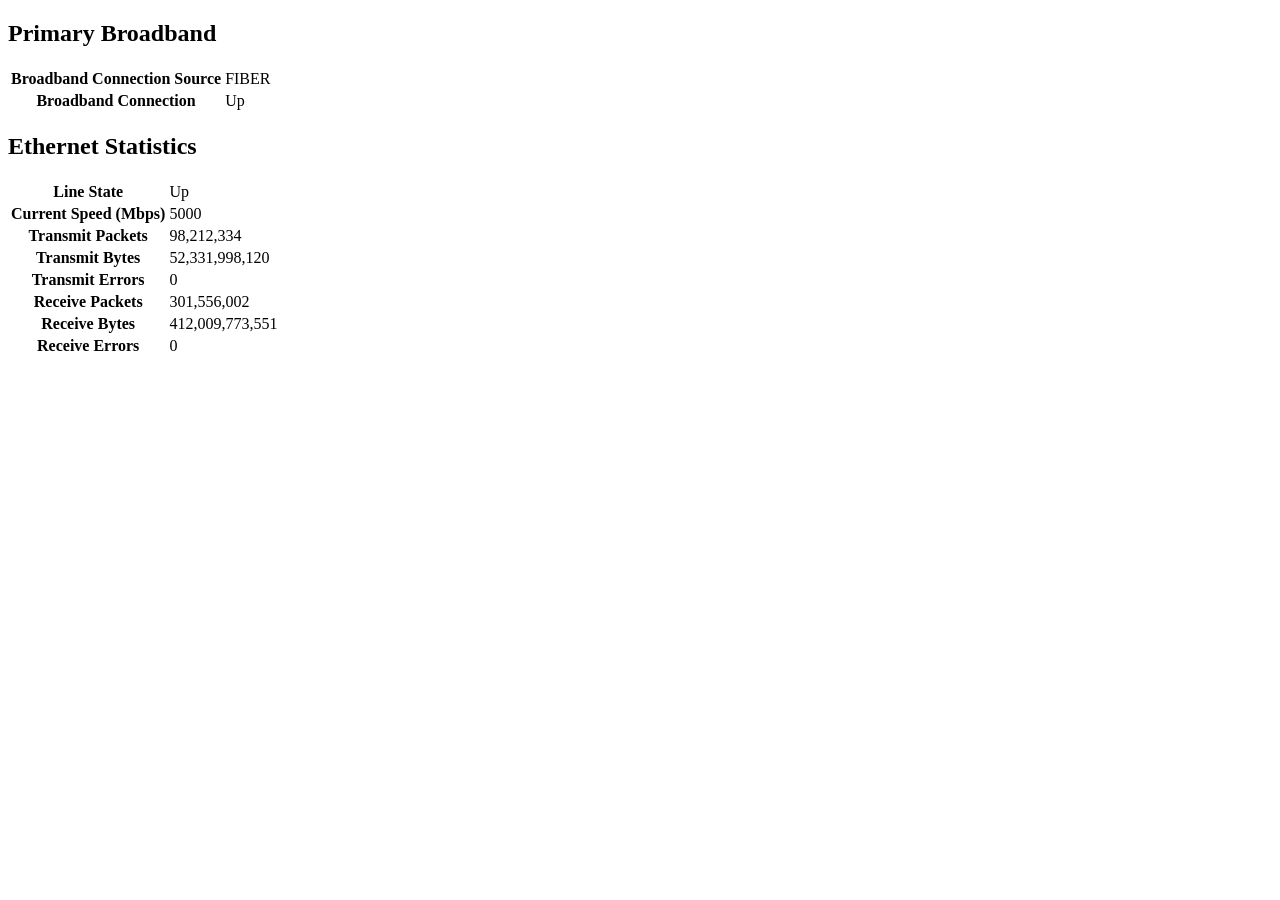
<file: home-network-monitor/tests/fixtures/att_broadband.html>
<!DOCTYPE html>
<html><head><title>Broadband Statistics</title></head>
<body>
<h2>Primary Broadband</h2>
<table class="table75">
<tr><th scope="row">Broadband Connection Source</th><td>FIBER</td></tr>
<tr><th scope="row">Broadband Connection</th><td>Up</td></tr>
</table>
<h2>Ethernet Statistics</h2>
<table class="table75">
<tr><th scope="row">Line State</th><td>Up</td></tr>
<tr><th scope="row">Current Speed (Mbps)</th><td>5000</td></tr>
<tr><th scope="row">Transmit Packets</th><td>98,212,334</td></tr>
<tr><th scope="row">Transmit Bytes</th><td>52,331,998,120</td></tr>
<tr><th scope="row">Transmit Errors</th><td>0</td></tr>
<tr><th scope="row">Receive Packets</th><td>301,556,002</td></tr>
<tr><th scope="row">Receive Bytes</th><td>412,009,773,551</td></tr>
<tr><th scope="row">Receive Errors</th><td>0</td></tr>
</table>
</body></html>
</file>
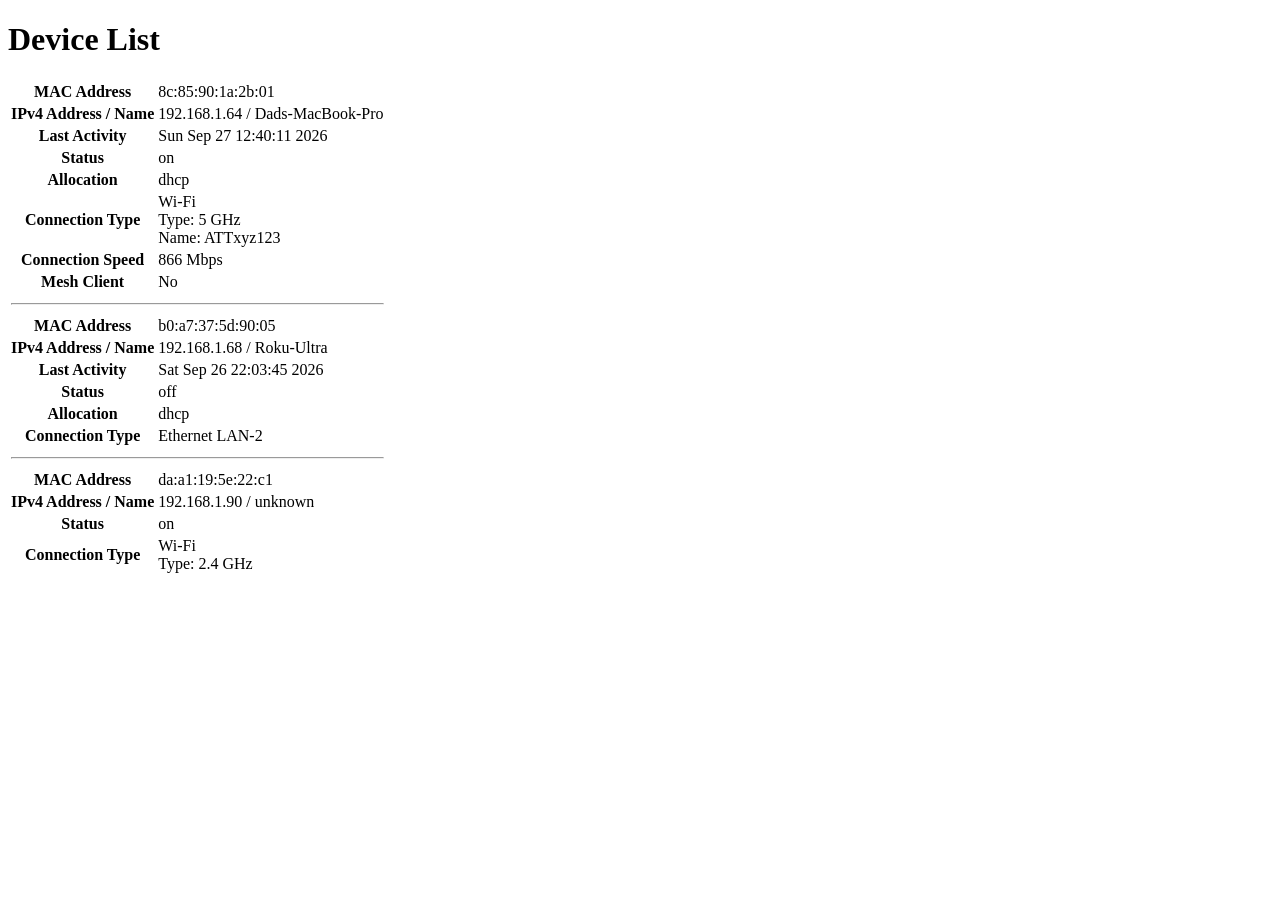
<file: home-network-monitor/tests/fixtures/att_devices.html>
<!DOCTYPE html>
<html><head><title>Device List</title></head>
<body>
<div id="content-sub">
<h1>Device List</h1>
<table class="table100" summary="LAN Devices">
<tr><th scope="row">MAC Address</th><td>8c:85:90:1a:2b:01</td></tr>
<tr><th scope="row">IPv4 Address / Name</th><td>192.168.1.64 / Dads-MacBook-Pro</td></tr>
<tr><th scope="row">Last Activity</th><td>Sun Sep 27 12:40:11 2026</td></tr>
<tr><th scope="row">Status</th><td>on</td></tr>
<tr><th scope="row">Allocation</th><td>dhcp</td></tr>
<tr><th scope="row">Connection Type</th><td>Wi-Fi<br />Type: 5 GHz<br />Name: ATTxyz123</td></tr>
<tr><th scope="row">Connection Speed</th><td>866 Mbps</td></tr>
<tr><th scope="row">Mesh Client</th><td>No</td></tr>
<tr><td colspan="2"><hr /></td></tr>
<tr><th scope="row">MAC Address</th><td>b0:a7:37:5d:90:05</td></tr>
<tr><th scope="row">IPv4 Address / Name</th><td>192.168.1.68 / Roku-Ultra</td></tr>
<tr><th scope="row">Last Activity</th><td>Sat Sep 26 22:03:45 2026</td></tr>
<tr><th scope="row">Status</th><td>off</td></tr>
<tr><th scope="row">Allocation</th><td>dhcp</td></tr>
<tr><th scope="row">Connection Type</th><td>Ethernet LAN-2</td></tr>
<tr><td colspan="2"><hr /></td></tr>
<tr><th scope="row">MAC Address</th><td>da:a1:19:5e:22:c1</td></tr>
<tr><th scope="row">IPv4 Address / Name</th><td>192.168.1.90 / unknown</td></tr>
<tr><th scope="row">Status</th><td>on</td></tr>
<tr><th scope="row">Connection Type</th><td>Wi-Fi<br />Type: 2.4 GHz</td></tr>
</table>
</div>
</body></html>
</file>
